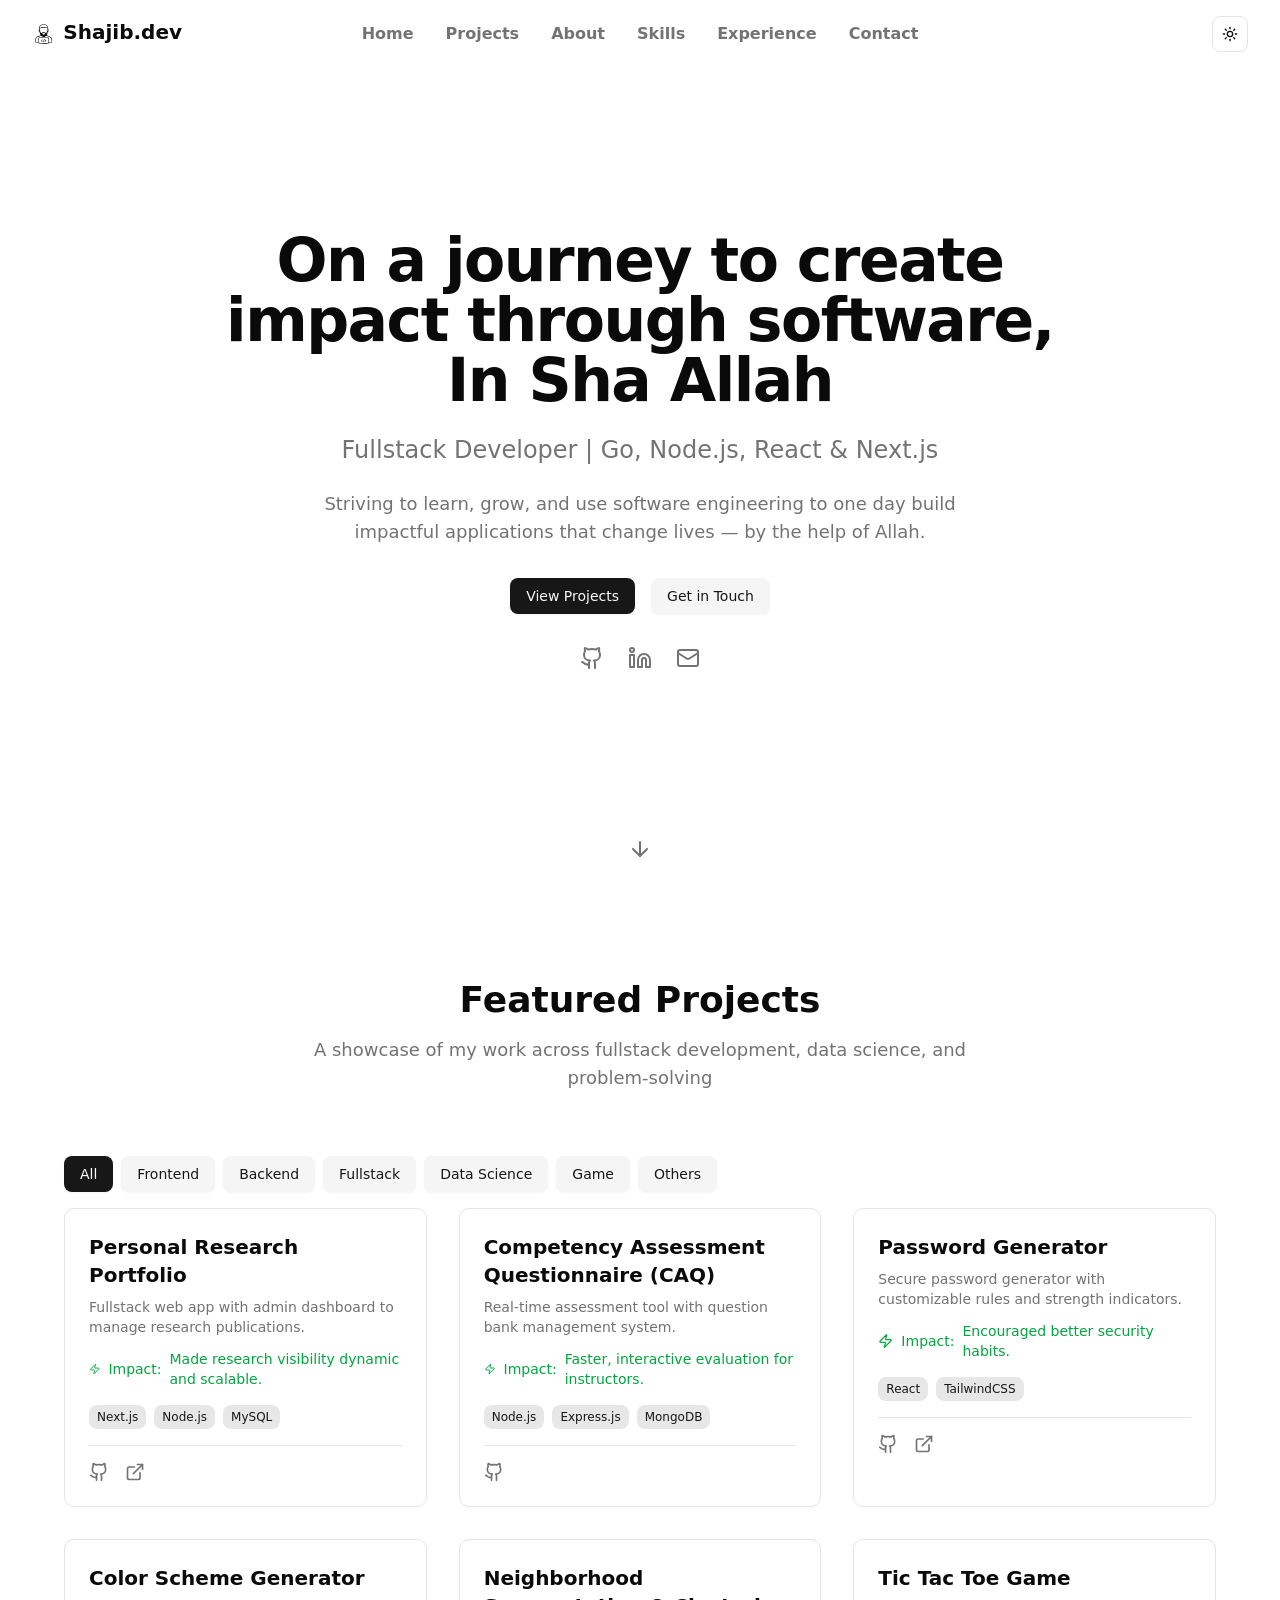
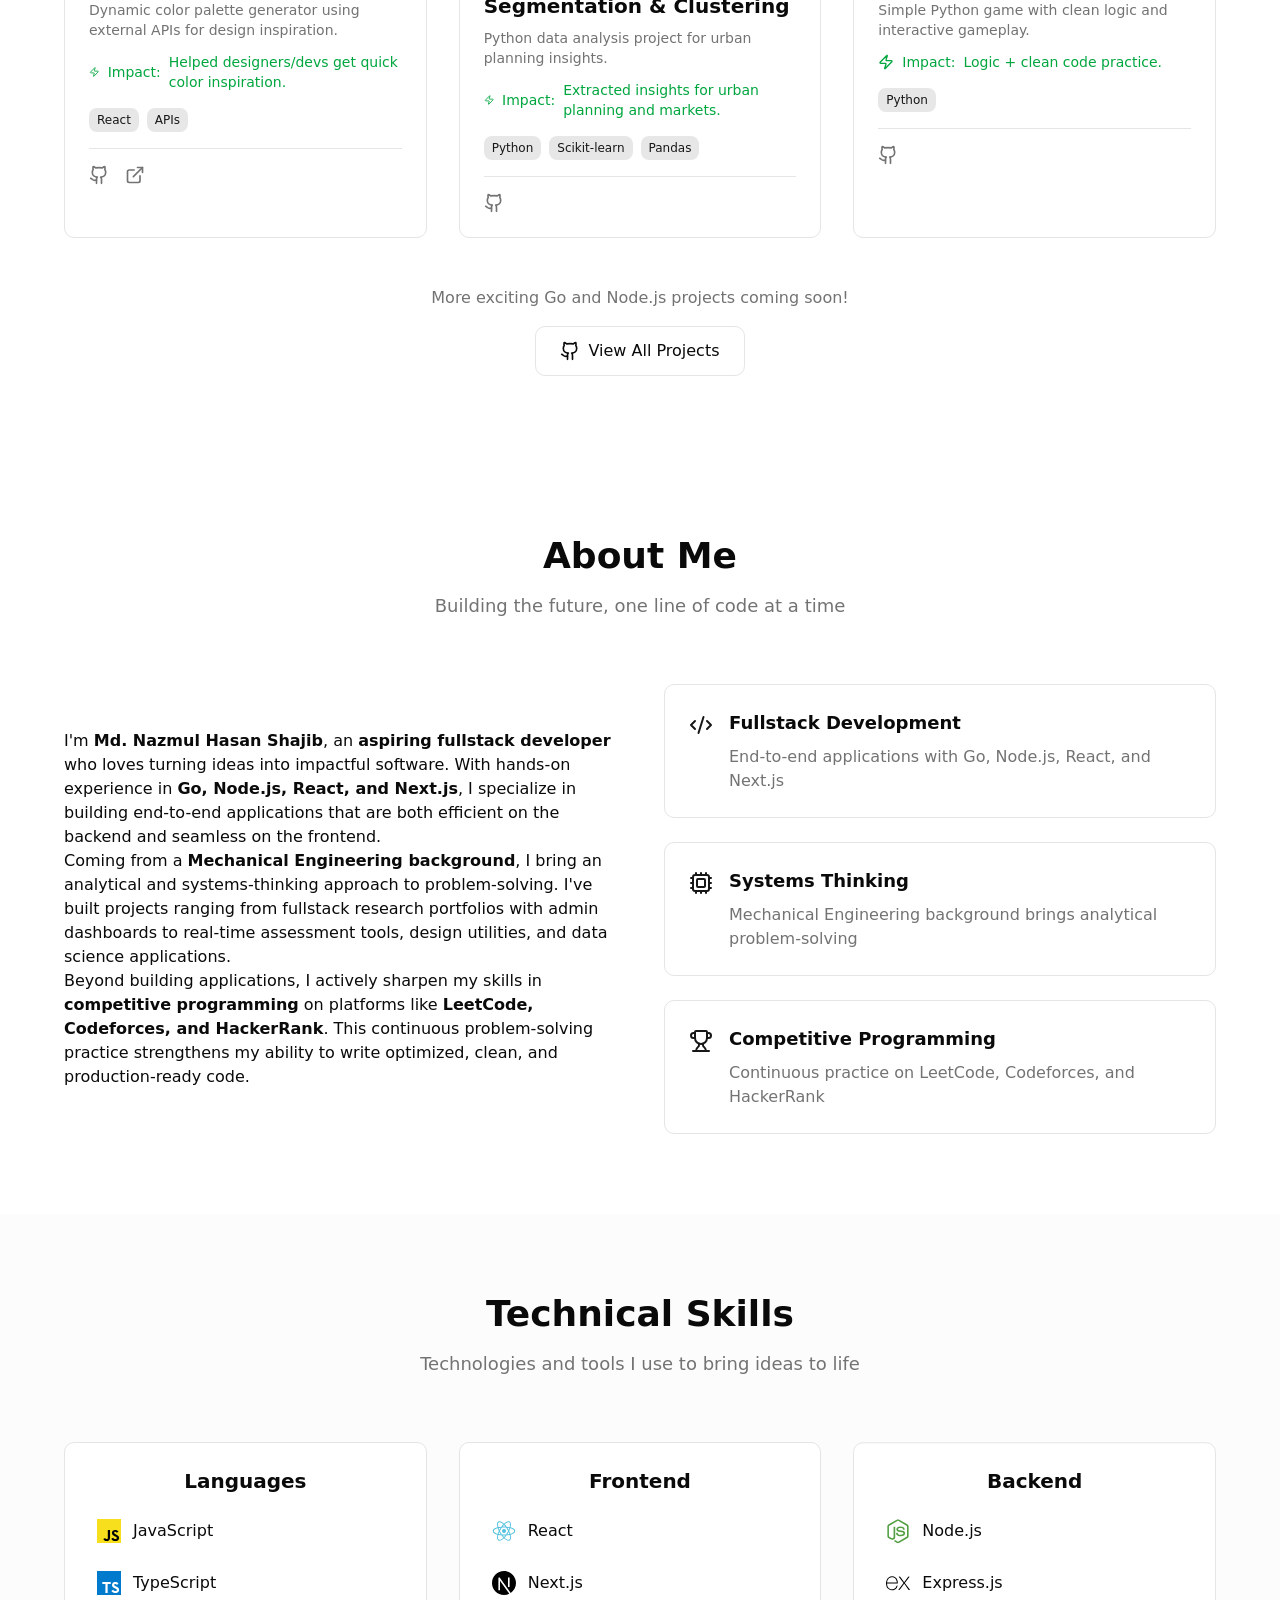
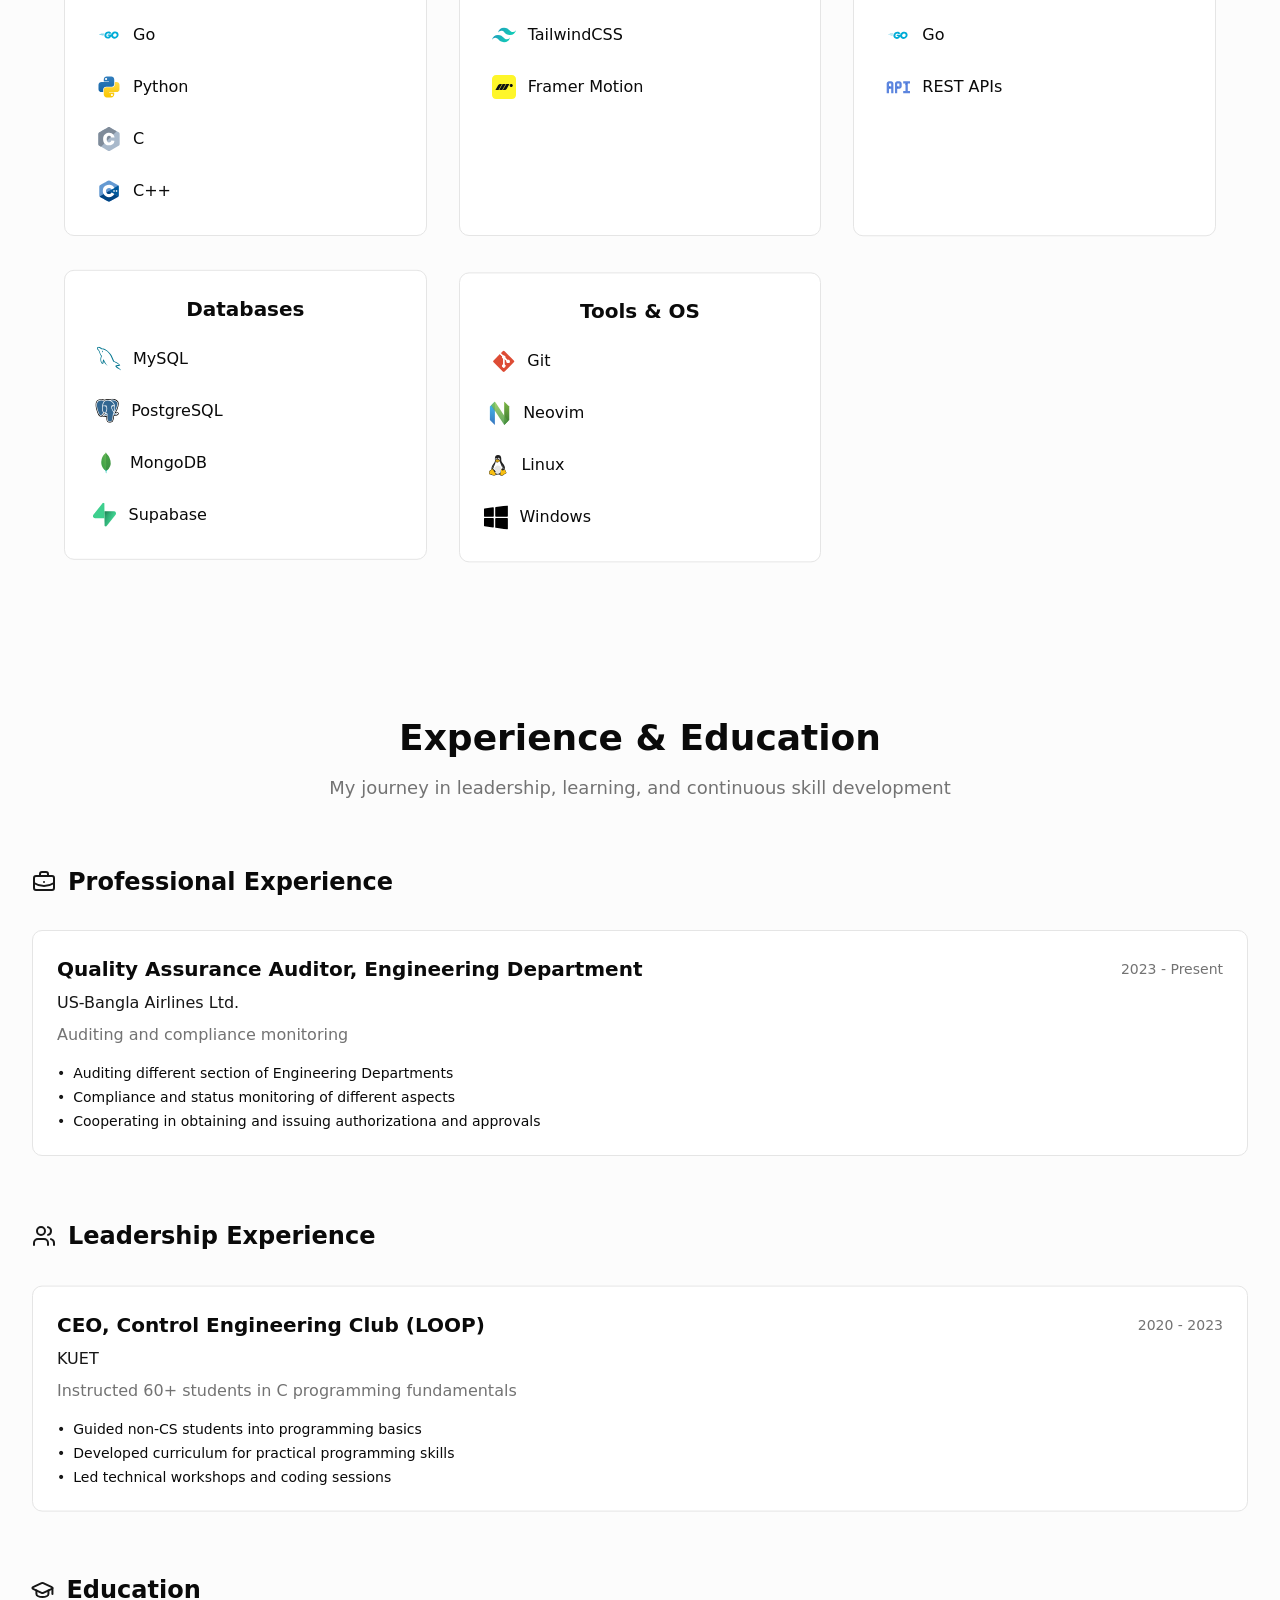
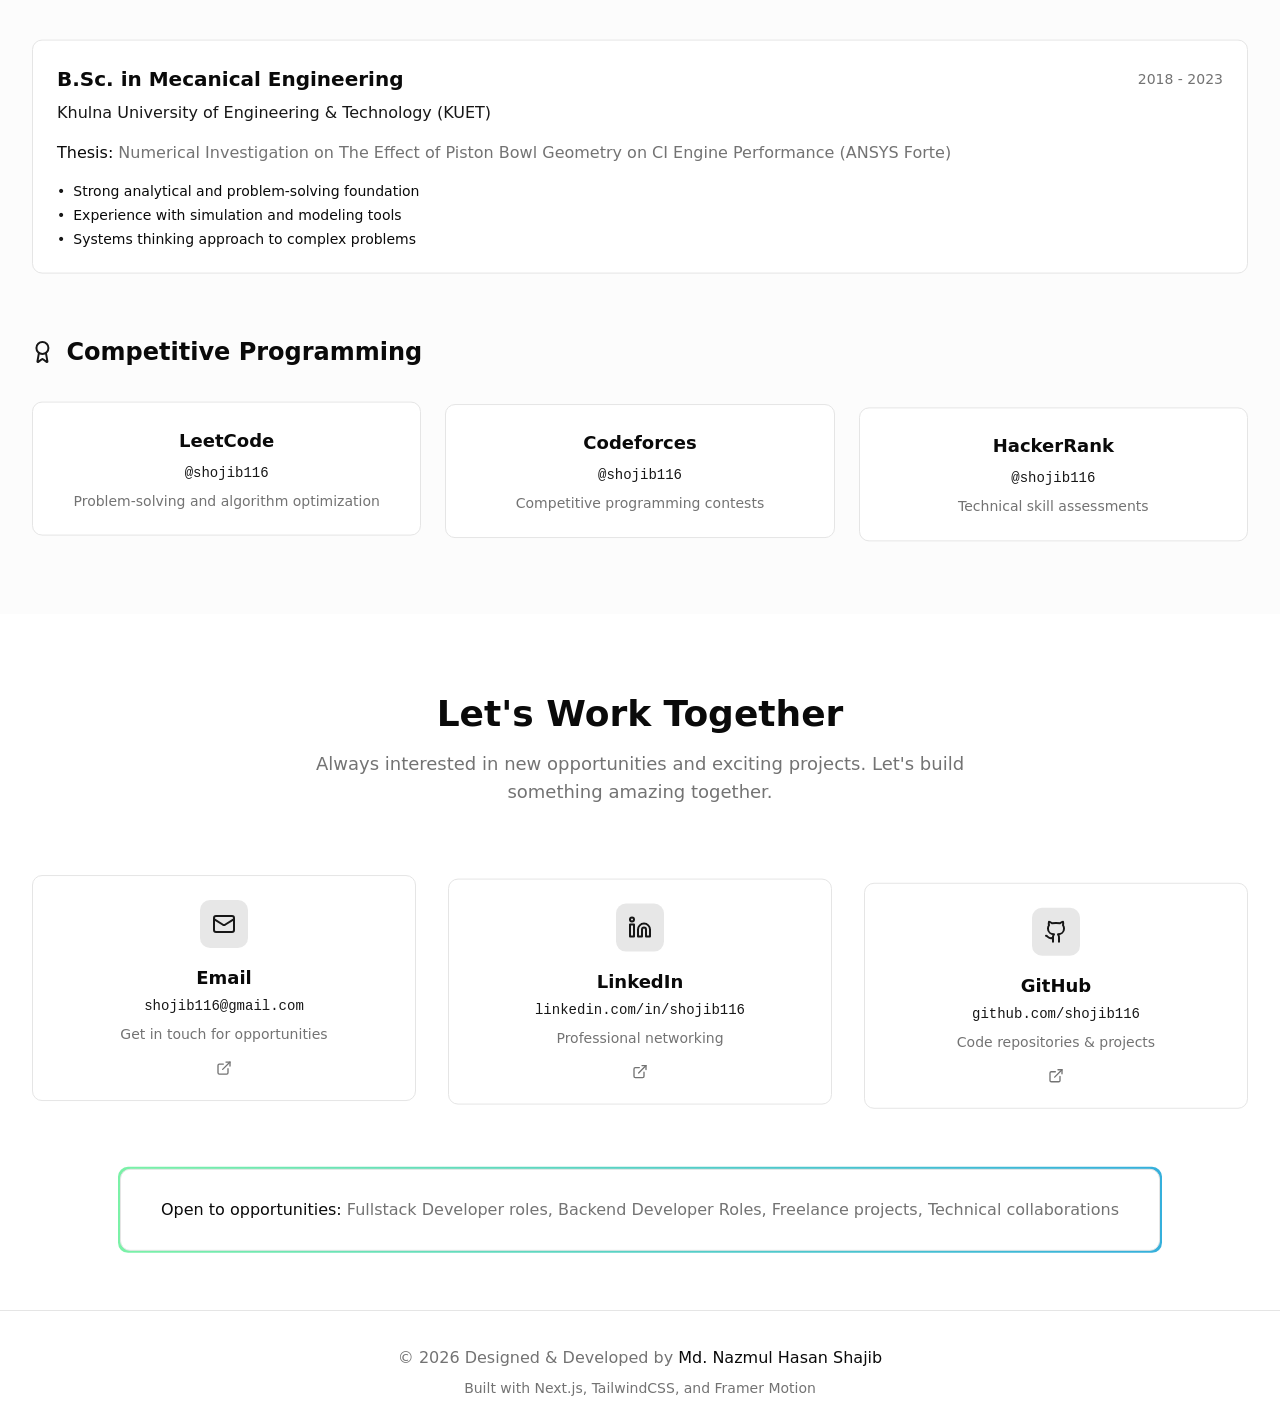
<file: index.html>
<!DOCTYPE html><!--x1qKfRh2IxZcYHtP9v7bv--><html lang="en"><head><meta charSet="utf-8"/><meta name="viewport" content="width=device-width, initial-scale=1"/><link rel="preload" href="/_next/static/media/83afe278b6a6bb3c-s.p.3a6ba036.woff2" as="font" crossorigin="" type="font/woff2"/><link rel="stylesheet" href="/_next/static/chunks/2b5116622c134d6e.css" data-precedence="next"/><link rel="preload" as="script" fetchPriority="low" href="/_next/static/chunks/6be2cc5cef928ca2.js"/><script src="/_next/static/chunks/0b2c2b6c27740afe.js" async=""></script><script src="/_next/static/chunks/1c33af3d5f7c9746.js" async=""></script><script src="/_next/static/chunks/turbopack-9c0b0da4d6489777.js" async=""></script><script src="/_next/static/chunks/02bc85e068b8cc5c.js" async=""></script><script src="/_next/static/chunks/15e99dc73fdd6b00.js" async=""></script><script src="/_next/static/chunks/60f51d9b5cb48cab.js" async=""></script><script src="/_next/static/chunks/dca172317619ea1c.js" async=""></script><meta name="next-size-adjust" content=""/><title>Md. Nazmul Hasan Shajib - Fullstack Developer</title><meta name="description" content="Servant of ALLAH with a vision for making an impact. Fullstack Developer specializing in Go, Node.js, React, and Next.js."/><meta name="author" content="Md. Nazmul Hasan Shajib"/><meta name="keywords" content="fullstack developer,Go,Node.js,React,Next.js,competitive programming"/><link rel="icon" href="/favicon.ico?favicon.8d0e359c.ico" sizes="256x256" type="image/x-icon"/><script src="/_next/static/chunks/a6dad97d9634a72d.js" noModule=""></script></head><body class="inter_fe8b9d92-module__LINzvG__variable antialiased bg-background"><div hidden=""><!--$--><!--/$--></div><header><nav class="fixed top-0 w-full z-50 transition-all duration-300 bg-transparent" style="transform:translateY(-100px)"><div class="max-w-7xl mx-auto px-4 sm:px-6 lg:px-8"><div class="grid grid-cols-2 lg:grid-cols-[9.375rem_1fr_9.375rem] items-center py-4"><div class="text-xl text-left font-bold text-foreground cursor-pointer flex gap-2"><svg aria-hidden="true" focusable="false" xmlns="http://www.w3.org/2000/svg" width="1024" height="1024" viewBox="0 0 1024 1024" class="w-8 h-8 fill-inherit"><path d="M 485 80.011 C 448.094 83.856, 412.590 96.017, 385.425 114.117 C 371.318 123.516, 352.961 141.660, 344.114 154.947 C 329.591 176.759, 320.995 200.191, 316.398 230.500 C 314.355 243.965, 314.079 279.438, 315.918 291.997 C 317.056 299.767, 317.016 300.580, 315.442 301.497 C 299.323 310.887, 292.955 322.736, 293.031 343.197 C 293.114 365.446, 298.478 385.053, 310.148 405.760 C 315.172 414.674, 326.233 426.322, 333.089 429.919 L 337.679 432.326 338.833 446.528 C 341.468 478.943, 349.235 510.414, 360.656 534.956 C 365.786 545.982, 369.180 551.571, 377.275 562.333 C 380.516 566.641, 383.017 570.265, 382.834 570.387 C 382.650 570.508, 376.425 572.326, 369 574.426 C 345.635 581.035, 303.890 593.698, 289.416 598.566 C 208.842 625.666, 174.726 654.259, 156.578 709.896 C 145.889 742.666, 135.851 811.510, 137.352 841.764 C 138.699 868.943, 149.173 885.137, 170.649 893.248 C 176.396 895.419, 177.512 895.463, 233.696 895.774 L 290.891 896.091 291.496 900.796 C 294.316 922.709, 301.737 935.272, 316.186 942.594 C 327.278 948.215, 318.386 947.970, 511.500 947.970 C 706.371 947.970, 695.531 948.294, 707.790 942.106 C 721.500 935.185, 728.976 923.529, 731.389 905.316 L 732.557 896.500 789.528 895.950 C 832.217 895.538, 847.503 895.075, 850.500 894.103 C 868.928 888.126, 881.694 873.732, 885.622 854.500 C 891.103 827.662, 879.373 739.481, 865.459 702.915 C 845.925 651.586, 811.752 624.615, 731.880 597.490 C 713.132 591.123, 646.124 571, 643.670 571 C 641.296 571, 641.488 570.514, 646.362 564.174 C 667.197 537.073, 678.333 506.492, 683.989 460.843 C 685.095 451.918, 686 442.018, 686 438.845 L 686 433.075 691.870 429.088 C 713.837 414.171, 729.332 379.286, 729.441 344.500 C 729.476 333.407, 729.139 330.502, 727.142 324.698 C 723.814 315.024, 717.844 307.894, 708.540 302.483 C 706.942 301.553, 706.889 300.692, 707.927 292.483 C 709.862 277.185, 710.383 253.465, 709.068 240.500 C 702.452 175.243, 670.561 127.841, 615.500 101.418 C 594.283 91.237, 577.085 86.022, 551.322 81.956 C 536.639 79.639, 499.126 78.539, 485 80.011 M 480.775 106.532 C 436.974 112.504, 405.913 125.815, 381.649 149.012 C 360.128 169.586, 347.237 195.528, 340.931 230.952 C 339.908 236.701, 339.272 241.605, 339.517 241.850 C 339.762 242.095, 343.549 240.656, 347.932 238.653 C 359.553 233.340, 382.835 225.622, 400.974 221.068 C 468.578 204.094, 535.464 202.560, 604 216.409 C 631.988 222.064, 664.580 232.205, 680.210 240.121 C 684.902 242.497, 684.805 242.518, 684.285 239.250 C 680.113 213.035, 673.285 193.155, 662.120 174.721 C 639.630 137.586, 597.778 113.898, 541.659 106.542 C 527.239 104.652, 494.606 104.646, 480.775 106.532 M 484 232.680 C 443.723 234.951, 392.989 246.241, 360.059 260.261 C 351.008 264.115, 340.795 269.846, 339.736 271.667 C 338.485 273.816, 343.208 308.867, 348.008 333.063 C 360.458 395.818, 381.854 448.315, 405.243 473.492 L 411.639 480.377 423.069 468.864 C 440.916 450.887, 456.898 442.543, 483.500 437.315 C 497.249 434.612, 527.034 434.880, 540.734 437.828 C 568.994 443.911, 588.567 455.003, 606.771 475.250 C 609.119 477.863, 611.231 480, 611.464 480 C 611.697 480, 614.275 477.483, 617.193 474.407 C 644.713 445.402, 665.980 389.376, 679.492 310.293 C 683.415 287.333, 685.058 271.775, 683.729 270.174 C 678.276 263.603, 629.040 246.994, 594.500 240.074 C 561.283 233.419, 519.950 230.653, 484 232.680 M 701.053 330.500 C 700.390 333.800, 698.503 342.575, 696.858 350 C 695.214 357.425, 692.360 370.925, 690.517 380 C 688.674 389.075, 686.873 397.850, 686.515 399.500 C 685.884 402.404, 685.916 402.436, 687.515 400.500 C 690.534 396.843, 697.726 381.611, 700.328 373.365 C 701.740 368.890, 703.425 361.250, 704.072 356.386 C 705.321 347, 704.872 331.166, 703.238 327 C 702.349 324.732, 702.146 325.057, 701.053 330.500 M 319.977 328.500 C 319.256 330.150, 318.480 336.450, 318.251 342.500 C 317.757 355.593, 319.916 367.043, 325.520 381.050 C 330.953 394.629, 338.532 406.796, 335.923 397.750 C 335.407 395.962, 333.658 387.750, 332.035 379.500 C 330.412 371.250, 328.166 360.634, 327.042 355.909 C 325.919 351.184, 324.165 342.409, 323.143 336.409 C 321.358 325.920, 321.236 325.615, 319.977 328.500 M 494.500 472.400 C 479.308 474.955, 468.539 479.558, 460.711 486.843 C 455.177 491.993, 452.055 497.743, 452.022 502.849 C 451.948 514.111, 465.964 525.563, 486 530.611 C 492.112 532.150, 497.016 532.487, 512.500 532.430 C 530.173 532.366, 532.115 532.173, 540.307 529.668 C 555.786 524.936, 564.959 518.847, 568.912 510.682 C 576.357 495.303, 561.456 479.192, 534.500 473.474 C 524.348 471.321, 504.143 470.778, 494.500 472.400 M 384.500 595.115 C 268.683 628.770, 236.335 642.222, 209.864 667.741 C 194.955 682.113, 186.774 696.144, 179.102 720.500 C 170.574 747.571, 161 808.888, 161 836.430 C 161 852.744, 165.953 863.210, 175.876 867.863 L 181.500 870.500 235.349 870.791 L 289.199 871.082 288.596 866.291 C 288.036 861.839, 286.135 842.482, 281.006 789 C 279.872 777.175, 277.605 753.912, 275.969 737.303 C 273.576 713.024, 273.181 705.780, 273.952 700.336 C 275.219 691.391, 280.723 680.269, 286.278 675.430 C 291.555 670.832, 300.849 666.356, 307.891 665.021 C 315.106 663.652, 707.087 663.619, 715.500 664.986 C 729.064 667.190, 741.326 676.127, 746.703 687.727 C 751.708 698.524, 751.687 699.339, 744.527 773.527 C 740.918 810.912, 737.527 846.225, 736.991 852 C 736.455 857.775, 735.757 864.427, 735.442 866.783 L 734.867 871.066 788.756 870.783 L 842.645 870.500 848.534 867.487 C 855.710 863.816, 859.333 858.971, 861.611 850 C 864.644 838.059, 862.170 803.700, 855.448 764.387 C 843.349 693.630, 824.163 664.721, 772.988 640.139 C 747.346 627.822, 710.432 615.276, 643.278 596.054 L 622.057 589.980 609.278 602.783 C 591.320 620.777, 574.115 631.838, 552.437 639.326 C 503.323 656.292, 446.736 640.269, 410.223 599.056 C 406.054 594.350, 402.385 590.427, 402.071 590.337 C 401.757 590.248, 393.850 592.398, 384.500 595.115 M 309.500 689.502 C 307.300 690.280, 304.065 692.474, 302.310 694.378 C 296.621 700.552, 296.573 701.827, 300.499 743.186 C 311.268 856.664, 315.805 900.035, 317.494 905.645 C 319.283 911.590, 323.210 916.534, 328.308 919.259 L 332.500 921.500 510.353 921.761 C 632.533 921.940, 689.430 921.692, 692.116 920.969 C 696.913 919.677, 702.484 914.932, 705.004 909.992 C 707.689 904.729, 708.480 898.957, 713.492 848 C 723.233 748.976, 725.999 718.555, 725.978 710.696 C 725.943 697.786, 722.209 691.808, 712.500 689.119 C 709.634 688.325, 652.526 688.022, 511 688.049 C 343.382 688.082, 312.895 688.302, 309.500 689.502 M 532 734.295 C 529.385 735.195, 527.930 736.638, 526.245 740 C 525.005 742.475, 514.041 771.950, 501.880 805.500 C 477.270 873.400, 477.108 874.023, 482.766 879.081 C 487.449 883.267, 492.810 883.147, 497.486 878.750 C 500.611 875.812, 503.201 869.278, 524.471 810.674 C 537.412 775.020, 548 745.004, 548 743.971 C 548 736.590, 539.778 731.618, 532 734.295 M 428.276 777.605 C 415.986 790.197, 405.007 802.246, 403.878 804.380 C 399.920 811.865, 400.602 812.928, 425.328 837.825 C 437.523 850.104, 448.715 860.791, 450.200 861.575 C 456.417 864.856, 463.498 862.082, 466.051 855.365 C 468.195 849.726, 466.566 847.326, 447.479 828 L 429.208 809.500 447.102 790.649 C 467.963 768.671, 469.424 765.827, 463.605 758.530 C 461.810 756.278, 460.351 755.644, 456.003 755.226 L 450.621 754.709 428.276 777.605 M 561.500 756.161 C 555.776 759.308, 554.331 766.222, 558.250 771.702 C 559.487 773.432, 567.813 782.504, 576.750 791.860 C 585.688 801.217, 593 809.044, 593 809.252 C 593 809.461, 585.167 817.419, 575.592 826.937 C 566.018 836.454, 557.405 845.690, 556.451 847.461 C 554.224 851.596, 555.110 856.816, 558.596 860.090 C 560.634 862.005, 562.240 862.500, 566.410 862.500 L 571.659 862.500 595.303 839.596 C 619.954 815.716, 621.868 813.228, 620.474 806.882 C 619.979 804.628, 613.483 797.264, 596.887 780.146 C 584.290 767.152, 573.199 756.210, 572.241 755.830 C 569.545 754.762, 563.717 754.941, 561.500 756.161" stroke="none" fill="currentColor" fill-rule="evenodd"></path></svg><span class="hidden lg:block">Shajib.dev</span></div><div class="hidden lg:flex items-center mx-auto space-x-8"><button class="text-muted-foreground hover:text-foreground font-bold transition-colors" tabindex="0">Home</button><button class="text-muted-foreground hover:text-foreground font-bold transition-colors" tabindex="0">Projects</button><button class="text-muted-foreground hover:text-foreground font-bold transition-colors" tabindex="0">About</button><button class="text-muted-foreground hover:text-foreground font-bold transition-colors" tabindex="0">Skills</button><button class="text-muted-foreground hover:text-foreground font-bold transition-colors" tabindex="0">Experience</button><button class="text-muted-foreground hover:text-foreground font-bold transition-colors" tabindex="0">Contact</button></div><div><div class="w-9 h-9 rounded-md border border-input bg-background"></div><div class="lg:hidden float-right"><div tabindex="0"><button type="button" aria-haspopup="dialog" aria-expanded="false" aria-controls="radix-_R_1ejb_" data-state="closed" data-slot="popover-trigger"><div><svg xmlns="http://www.w3.org/2000/svg" width="24" height="24" viewBox="0 0 24 24" fill="none" stroke="currentColor" stroke-width="2" stroke-linecap="round" stroke-linejoin="round" class="lucide lucide-menu h-6 w-6 text-foreground" aria-hidden="true"><path d="M4 12h16"></path><path d="M4 18h16"></path><path d="M4 6h16"></path></svg></div></button></div></div></div></div></div></nav></header><main><section id="home" class="min-h-screen flex items-center justify-center px-4 sm:px-6 lg:px-8"><div class="max-w-7xl mx-auto px-4 sm:px-6 lg:px-8"><div class="max-w-4xl mx-auto text-center"><div class="space-y-6" style="opacity:0;transform:translateY(30px)"><h1 class="text-3xl sm:text-5xl lg:text-6xl font-bold tracking-tight" style="opacity:0;transform:translateY(20px)"><span class="text-foreground">On a journey to create impact through software, In Sha Allah<!-- --> </span></h1><p class="text-xl sm:text-2xl text-muted-foreground max-w-3xl mx-auto" style="opacity:0;transform:translateY(20px)">Fullstack Developer | Go, Node.js, React &amp; Next.js</p><p class="text-lg text-muted-foreground max-w-2xl mx-auto" style="opacity:0;transform:translateY(20px)">Striving to learn, grow, and use software engineering to one day build impactful applications that change lives — by the help of Allah.</p><div class="flex flex-col sm:flex-row gap-4 justify-center items-center mt-8" style="opacity:0;transform:translateY(20px)"><div tabindex="0"><button data-slot="button" class="inline-flex items-center justify-center gap-2 whitespace-nowrap rounded-md text-sm font-medium transition-all disabled:pointer-events-none disabled:opacity-50 [&amp;_svg]:pointer-events-none [&amp;_svg:not([class*=&#x27;size-&#x27;])]:size-4 shrink-0 [&amp;_svg]:shrink-0 outline-none focus-visible:border-ring focus-visible:ring-ring/50 focus-visible:ring-[3px] aria-invalid:ring-destructive/20 dark:aria-invalid:ring-destructive/40 aria-invalid:border-destructive bg-primary text-primary-foreground shadow-xs hover:bg-primary/90 h-9 px-4 py-2 has-[&gt;svg]:px-3">View Projects</button></div><div tabindex="0"><button data-slot="button" class="inline-flex items-center justify-center gap-2 whitespace-nowrap rounded-md text-sm font-medium transition-all disabled:pointer-events-none disabled:opacity-50 [&amp;_svg]:pointer-events-none [&amp;_svg:not([class*=&#x27;size-&#x27;])]:size-4 shrink-0 [&amp;_svg]:shrink-0 outline-none focus-visible:border-ring focus-visible:ring-ring/50 focus-visible:ring-[3px] aria-invalid:ring-destructive/20 dark:aria-invalid:ring-destructive/40 aria-invalid:border-destructive bg-secondary text-secondary-foreground shadow-xs hover:bg-secondary/80 h-9 px-4 py-2 has-[&gt;svg]:px-3">Get in Touch</button></div></div><div class="flex justify-center space-x-6 mt-8" style="opacity:0"><a href="https://github.com/shojib116" target="_blank" rel="noopener noreferrer" class="text-muted-foreground hover:text-foreground transition-colors" aria-label="GitHub" tabindex="0"><svg xmlns="http://www.w3.org/2000/svg" width="24" height="24" viewBox="0 0 24 24" fill="none" stroke="currentColor" stroke-width="2" stroke-linecap="round" stroke-linejoin="round" class="lucide lucide-github h-6 w-6" aria-hidden="true"><path d="M15 22v-4a4.8 4.8 0 0 0-1-3.5c3 0 6-2 6-5.5.08-1.25-.27-2.48-1-3.5.28-1.15.28-2.35 0-3.5 0 0-1 0-3 1.5-2.64-.5-5.36-.5-8 0C6 2 5 2 5 2c-.3 1.15-.3 2.35 0 3.5A5.403 5.403 0 0 0 4 9c0 3.5 3 5.5 6 5.5-.39.49-.68 1.05-.85 1.65-.17.6-.22 1.23-.15 1.85v4"></path><path d="M9 18c-4.51 2-5-2-7-2"></path></svg></a><a href="https://linkedin.com/in/shojib116" target="_blank" rel="noopener noreferrer" class="text-muted-foreground hover:text-foreground transition-colors" aria-label="LinkedIn" tabindex="0"><svg xmlns="http://www.w3.org/2000/svg" width="24" height="24" viewBox="0 0 24 24" fill="none" stroke="currentColor" stroke-width="2" stroke-linecap="round" stroke-linejoin="round" class="lucide lucide-linkedin h-6 w-6" aria-hidden="true"><path d="M16 8a6 6 0 0 1 6 6v7h-4v-7a2 2 0 0 0-2-2 2 2 0 0 0-2 2v7h-4v-7a6 6 0 0 1 6-6z"></path><rect width="4" height="12" x="2" y="9"></rect><circle cx="4" cy="4" r="2"></circle></svg></a><a href="mailto:shojib116@gmail.com" target="_blank" rel="noopener noreferrer" class="text-muted-foreground hover:text-foreground transition-colors" aria-label="Email" tabindex="0"><svg xmlns="http://www.w3.org/2000/svg" width="24" height="24" viewBox="0 0 24 24" fill="none" stroke="currentColor" stroke-width="2" stroke-linecap="round" stroke-linejoin="round" class="lucide lucide-mail h-6 w-6" aria-hidden="true"><path d="m22 7-8.991 5.727a2 2 0 0 1-2.009 0L2 7"></path><rect x="2" y="4" width="20" height="16" rx="2"></rect></svg></a></div></div><div class="absolute bottom-8 left-1/2 transform -translate-x-1/2" style="opacity:0"><button class="text-muted-foreground hover:text-foreground transition-colors" aria-label="Scroll to about section"><svg xmlns="http://www.w3.org/2000/svg" width="24" height="24" viewBox="0 0 24 24" fill="none" stroke="currentColor" stroke-width="2" stroke-linecap="round" stroke-linejoin="round" class="lucide lucide-arrow-down h-6 w-6" aria-hidden="true"><path d="M12 5v14"></path><path d="m19 12-7 7-7-7"></path></svg></button></div></div></div></section><section id="projects" class="py-20 px-4 sm:px-6 lg:px-8"><div class="max-w-7xl mx-auto px-4 sm:px-6 lg:px-8"><div class="text-center mb-16" style="opacity:0;transform:translateY(30px)"><h2 class="text-3xl sm:text-4xl font-bold mb-4">Featured Projects</h2><p class="text-muted-foreground text-lg max-w-2xl mx-auto">A showcase of my work across fullstack development, data science, and problem-solving</p></div><div class="mb-4 flex flex-wrap gap-2 "><button data-slot="button" class="inline-flex items-center justify-center gap-2 whitespace-nowrap rounded-md text-sm font-medium transition-all disabled:pointer-events-none disabled:opacity-50 [&amp;_svg]:pointer-events-none [&amp;_svg:not([class*=&#x27;size-&#x27;])]:size-4 shrink-0 [&amp;_svg]:shrink-0 outline-none focus-visible:border-ring focus-visible:ring-ring/50 focus-visible:ring-[3px] aria-invalid:ring-destructive/20 dark:aria-invalid:ring-destructive/40 aria-invalid:border-destructive bg-primary text-primary-foreground shadow-xs hover:bg-primary/90 h-9 px-4 py-2 has-[&gt;svg]:px-3">All</button><button data-slot="button" class="inline-flex items-center justify-center gap-2 whitespace-nowrap rounded-md text-sm font-medium transition-all disabled:pointer-events-none disabled:opacity-50 [&amp;_svg]:pointer-events-none [&amp;_svg:not([class*=&#x27;size-&#x27;])]:size-4 shrink-0 [&amp;_svg]:shrink-0 outline-none focus-visible:border-ring focus-visible:ring-ring/50 focus-visible:ring-[3px] aria-invalid:ring-destructive/20 dark:aria-invalid:ring-destructive/40 aria-invalid:border-destructive bg-secondary text-secondary-foreground shadow-xs hover:bg-secondary/80 h-9 px-4 py-2 has-[&gt;svg]:px-3">Frontend</button><button data-slot="button" class="inline-flex items-center justify-center gap-2 whitespace-nowrap rounded-md text-sm font-medium transition-all disabled:pointer-events-none disabled:opacity-50 [&amp;_svg]:pointer-events-none [&amp;_svg:not([class*=&#x27;size-&#x27;])]:size-4 shrink-0 [&amp;_svg]:shrink-0 outline-none focus-visible:border-ring focus-visible:ring-ring/50 focus-visible:ring-[3px] aria-invalid:ring-destructive/20 dark:aria-invalid:ring-destructive/40 aria-invalid:border-destructive bg-secondary text-secondary-foreground shadow-xs hover:bg-secondary/80 h-9 px-4 py-2 has-[&gt;svg]:px-3">Backend</button><button data-slot="button" class="inline-flex items-center justify-center gap-2 whitespace-nowrap rounded-md text-sm font-medium transition-all disabled:pointer-events-none disabled:opacity-50 [&amp;_svg]:pointer-events-none [&amp;_svg:not([class*=&#x27;size-&#x27;])]:size-4 shrink-0 [&amp;_svg]:shrink-0 outline-none focus-visible:border-ring focus-visible:ring-ring/50 focus-visible:ring-[3px] aria-invalid:ring-destructive/20 dark:aria-invalid:ring-destructive/40 aria-invalid:border-destructive bg-secondary text-secondary-foreground shadow-xs hover:bg-secondary/80 h-9 px-4 py-2 has-[&gt;svg]:px-3">Fullstack</button><button data-slot="button" class="inline-flex items-center justify-center gap-2 whitespace-nowrap rounded-md text-sm font-medium transition-all disabled:pointer-events-none disabled:opacity-50 [&amp;_svg]:pointer-events-none [&amp;_svg:not([class*=&#x27;size-&#x27;])]:size-4 shrink-0 [&amp;_svg]:shrink-0 outline-none focus-visible:border-ring focus-visible:ring-ring/50 focus-visible:ring-[3px] aria-invalid:ring-destructive/20 dark:aria-invalid:ring-destructive/40 aria-invalid:border-destructive bg-secondary text-secondary-foreground shadow-xs hover:bg-secondary/80 h-9 px-4 py-2 has-[&gt;svg]:px-3">Data Science</button><button data-slot="button" class="inline-flex items-center justify-center gap-2 whitespace-nowrap rounded-md text-sm font-medium transition-all disabled:pointer-events-none disabled:opacity-50 [&amp;_svg]:pointer-events-none [&amp;_svg:not([class*=&#x27;size-&#x27;])]:size-4 shrink-0 [&amp;_svg]:shrink-0 outline-none focus-visible:border-ring focus-visible:ring-ring/50 focus-visible:ring-[3px] aria-invalid:ring-destructive/20 dark:aria-invalid:ring-destructive/40 aria-invalid:border-destructive bg-secondary text-secondary-foreground shadow-xs hover:bg-secondary/80 h-9 px-4 py-2 has-[&gt;svg]:px-3">Game</button><button data-slot="button" class="inline-flex items-center justify-center gap-2 whitespace-nowrap rounded-md text-sm font-medium transition-all disabled:pointer-events-none disabled:opacity-50 [&amp;_svg]:pointer-events-none [&amp;_svg:not([class*=&#x27;size-&#x27;])]:size-4 shrink-0 [&amp;_svg]:shrink-0 outline-none focus-visible:border-ring focus-visible:ring-ring/50 focus-visible:ring-[3px] aria-invalid:ring-destructive/20 dark:aria-invalid:ring-destructive/40 aria-invalid:border-destructive bg-secondary text-secondary-foreground shadow-xs hover:bg-secondary/80 h-9 px-4 py-2 has-[&gt;svg]:px-3">Others</button></div><div class="grid md:grid-cols-2 lg:grid-cols-3 gap-8"><div class="bg-card rounded-lg p-6 border border-border hover:shadow-lg transition-all group"><div class="space-y-4"><div><h3 class="text-xl font-semibold mb-2 group-hover:text-primary transition-colors">Personal Research Portfolio</h3><p class="text-muted-foreground text-sm mb-3">Fullstack web app with admin dashboard to manage research publications.</p><div class="flex items-center space-x-2 text-sm text-green-600 dark:text-green-400"><svg xmlns="http://www.w3.org/2000/svg" width="24" height="24" viewBox="0 0 24 24" fill="none" stroke="currentColor" stroke-width="2" stroke-linecap="round" stroke-linejoin="round" class="lucide lucide-zap h-4 w-4" aria-hidden="true"><path d="M4 14a1 1 0 0 1-.78-1.63l9.9-10.2a.5.5 0 0 1 .86.46l-1.92 6.02A1 1 0 0 0 13 10h7a1 1 0 0 1 .78 1.63l-9.9 10.2a.5.5 0 0 1-.86-.46l1.92-6.02A1 1 0 0 0 11 14z"></path></svg><span class="font-medium">Impact:</span><span>Made research visibility dynamic and scalable.</span></div></div><div class="flex flex-wrap gap-2"><span class="px-2 py-1 bg-primary/10 text-primary rounded-md text-xs font-medium">Next.js</span><span class="px-2 py-1 bg-primary/10 text-primary rounded-md text-xs font-medium">Node.js</span><span class="px-2 py-1 bg-primary/10 text-primary rounded-md text-xs font-medium">MySQL</span></div><div class="flex items-center justify-between pt-4 border-t border-border"><div class="flex space-x-4"><a href="#" target="_blank" rel="noopener noreferrer" class="text-muted-foreground hover:text-foreground transition-colors" tabindex="0"><svg xmlns="http://www.w3.org/2000/svg" width="24" height="24" viewBox="0 0 24 24" fill="none" stroke="currentColor" stroke-width="2" stroke-linecap="round" stroke-linejoin="round" class="lucide lucide-github h-5 w-5" aria-hidden="true"><path d="M15 22v-4a4.8 4.8 0 0 0-1-3.5c3 0 6-2 6-5.5.08-1.25-.27-2.48-1-3.5.28-1.15.28-2.35 0-3.5 0 0-1 0-3 1.5-2.64-.5-5.36-.5-8 0C6 2 5 2 5 2c-.3 1.15-.3 2.35 0 3.5A5.403 5.403 0 0 0 4 9c0 3.5 3 5.5 6 5.5-.39.49-.68 1.05-.85 1.65-.17.6-.22 1.23-.15 1.85v4"></path><path d="M9 18c-4.51 2-5-2-7-2"></path></svg></a><a href="#" target="_blank" rel="noopener noreferrer" class="text-muted-foreground hover:text-foreground transition-colors" tabindex="0"><svg xmlns="http://www.w3.org/2000/svg" width="24" height="24" viewBox="0 0 24 24" fill="none" stroke="currentColor" stroke-width="2" stroke-linecap="round" stroke-linejoin="round" class="lucide lucide-external-link h-5 w-5" aria-hidden="true"><path d="M15 3h6v6"></path><path d="M10 14 21 3"></path><path d="M18 13v6a2 2 0 0 1-2 2H5a2 2 0 0 1-2-2V8a2 2 0 0 1 2-2h6"></path></svg></a></div></div></div></div><div class="bg-card rounded-lg p-6 border border-border hover:shadow-lg transition-all group"><div class="space-y-4"><div><h3 class="text-xl font-semibold mb-2 group-hover:text-primary transition-colors">Competency Assessment Questionnaire (CAQ)</h3><p class="text-muted-foreground text-sm mb-3">Real-time assessment tool with question bank management system.</p><div class="flex items-center space-x-2 text-sm text-green-600 dark:text-green-400"><svg xmlns="http://www.w3.org/2000/svg" width="24" height="24" viewBox="0 0 24 24" fill="none" stroke="currentColor" stroke-width="2" stroke-linecap="round" stroke-linejoin="round" class="lucide lucide-zap h-4 w-4" aria-hidden="true"><path d="M4 14a1 1 0 0 1-.78-1.63l9.9-10.2a.5.5 0 0 1 .86.46l-1.92 6.02A1 1 0 0 0 13 10h7a1 1 0 0 1 .78 1.63l-9.9 10.2a.5.5 0 0 1-.86-.46l1.92-6.02A1 1 0 0 0 11 14z"></path></svg><span class="font-medium">Impact:</span><span>Faster, interactive evaluation for instructors.</span></div></div><div class="flex flex-wrap gap-2"><span class="px-2 py-1 bg-primary/10 text-primary rounded-md text-xs font-medium">Node.js</span><span class="px-2 py-1 bg-primary/10 text-primary rounded-md text-xs font-medium">Express.js</span><span class="px-2 py-1 bg-primary/10 text-primary rounded-md text-xs font-medium">MongoDB</span></div><div class="flex items-center justify-between pt-4 border-t border-border"><div class="flex space-x-4"><a href="#" target="_blank" rel="noopener noreferrer" class="text-muted-foreground hover:text-foreground transition-colors" tabindex="0"><svg xmlns="http://www.w3.org/2000/svg" width="24" height="24" viewBox="0 0 24 24" fill="none" stroke="currentColor" stroke-width="2" stroke-linecap="round" stroke-linejoin="round" class="lucide lucide-github h-5 w-5" aria-hidden="true"><path d="M15 22v-4a4.8 4.8 0 0 0-1-3.5c3 0 6-2 6-5.5.08-1.25-.27-2.48-1-3.5.28-1.15.28-2.35 0-3.5 0 0-1 0-3 1.5-2.64-.5-5.36-.5-8 0C6 2 5 2 5 2c-.3 1.15-.3 2.35 0 3.5A5.403 5.403 0 0 0 4 9c0 3.5 3 5.5 6 5.5-.39.49-.68 1.05-.85 1.65-.17.6-.22 1.23-.15 1.85v4"></path><path d="M9 18c-4.51 2-5-2-7-2"></path></svg></a></div></div></div></div><div class="bg-card rounded-lg p-6 border border-border hover:shadow-lg transition-all group"><div class="space-y-4"><div><h3 class="text-xl font-semibold mb-2 group-hover:text-primary transition-colors">Password Generator</h3><p class="text-muted-foreground text-sm mb-3">Secure password generator with customizable rules and strength indicators.</p><div class="flex items-center space-x-2 text-sm text-green-600 dark:text-green-400"><svg xmlns="http://www.w3.org/2000/svg" width="24" height="24" viewBox="0 0 24 24" fill="none" stroke="currentColor" stroke-width="2" stroke-linecap="round" stroke-linejoin="round" class="lucide lucide-zap h-4 w-4" aria-hidden="true"><path d="M4 14a1 1 0 0 1-.78-1.63l9.9-10.2a.5.5 0 0 1 .86.46l-1.92 6.02A1 1 0 0 0 13 10h7a1 1 0 0 1 .78 1.63l-9.9 10.2a.5.5 0 0 1-.86-.46l1.92-6.02A1 1 0 0 0 11 14z"></path></svg><span class="font-medium">Impact:</span><span>Encouraged better security habits.</span></div></div><div class="flex flex-wrap gap-2"><span class="px-2 py-1 bg-primary/10 text-primary rounded-md text-xs font-medium">React</span><span class="px-2 py-1 bg-primary/10 text-primary rounded-md text-xs font-medium">TailwindCSS</span></div><div class="flex items-center justify-between pt-4 border-t border-border"><div class="flex space-x-4"><a href="#" target="_blank" rel="noopener noreferrer" class="text-muted-foreground hover:text-foreground transition-colors" tabindex="0"><svg xmlns="http://www.w3.org/2000/svg" width="24" height="24" viewBox="0 0 24 24" fill="none" stroke="currentColor" stroke-width="2" stroke-linecap="round" stroke-linejoin="round" class="lucide lucide-github h-5 w-5" aria-hidden="true"><path d="M15 22v-4a4.8 4.8 0 0 0-1-3.5c3 0 6-2 6-5.5.08-1.25-.27-2.48-1-3.5.28-1.15.28-2.35 0-3.5 0 0-1 0-3 1.5-2.64-.5-5.36-.5-8 0C6 2 5 2 5 2c-.3 1.15-.3 2.35 0 3.5A5.403 5.403 0 0 0 4 9c0 3.5 3 5.5 6 5.5-.39.49-.68 1.05-.85 1.65-.17.6-.22 1.23-.15 1.85v4"></path><path d="M9 18c-4.51 2-5-2-7-2"></path></svg></a><a href="#" target="_blank" rel="noopener noreferrer" class="text-muted-foreground hover:text-foreground transition-colors" tabindex="0"><svg xmlns="http://www.w3.org/2000/svg" width="24" height="24" viewBox="0 0 24 24" fill="none" stroke="currentColor" stroke-width="2" stroke-linecap="round" stroke-linejoin="round" class="lucide lucide-external-link h-5 w-5" aria-hidden="true"><path d="M15 3h6v6"></path><path d="M10 14 21 3"></path><path d="M18 13v6a2 2 0 0 1-2 2H5a2 2 0 0 1-2-2V8a2 2 0 0 1 2-2h6"></path></svg></a></div></div></div></div><div class="bg-card rounded-lg p-6 border border-border hover:shadow-lg transition-all group"><div class="space-y-4"><div><h3 class="text-xl font-semibold mb-2 group-hover:text-primary transition-colors">Color Scheme Generator</h3><p class="text-muted-foreground text-sm mb-3">Dynamic color palette generator using external APIs for design inspiration.</p><div class="flex items-center space-x-2 text-sm text-green-600 dark:text-green-400"><svg xmlns="http://www.w3.org/2000/svg" width="24" height="24" viewBox="0 0 24 24" fill="none" stroke="currentColor" stroke-width="2" stroke-linecap="round" stroke-linejoin="round" class="lucide lucide-zap h-4 w-4" aria-hidden="true"><path d="M4 14a1 1 0 0 1-.78-1.63l9.9-10.2a.5.5 0 0 1 .86.46l-1.92 6.02A1 1 0 0 0 13 10h7a1 1 0 0 1 .78 1.63l-9.9 10.2a.5.5 0 0 1-.86-.46l1.92-6.02A1 1 0 0 0 11 14z"></path></svg><span class="font-medium">Impact:</span><span>Helped designers/devs get quick color inspiration.</span></div></div><div class="flex flex-wrap gap-2"><span class="px-2 py-1 bg-primary/10 text-primary rounded-md text-xs font-medium">React</span><span class="px-2 py-1 bg-primary/10 text-primary rounded-md text-xs font-medium">APIs</span></div><div class="flex items-center justify-between pt-4 border-t border-border"><div class="flex space-x-4"><a href="#" target="_blank" rel="noopener noreferrer" class="text-muted-foreground hover:text-foreground transition-colors" tabindex="0"><svg xmlns="http://www.w3.org/2000/svg" width="24" height="24" viewBox="0 0 24 24" fill="none" stroke="currentColor" stroke-width="2" stroke-linecap="round" stroke-linejoin="round" class="lucide lucide-github h-5 w-5" aria-hidden="true"><path d="M15 22v-4a4.8 4.8 0 0 0-1-3.5c3 0 6-2 6-5.5.08-1.25-.27-2.48-1-3.5.28-1.15.28-2.35 0-3.5 0 0-1 0-3 1.5-2.64-.5-5.36-.5-8 0C6 2 5 2 5 2c-.3 1.15-.3 2.35 0 3.5A5.403 5.403 0 0 0 4 9c0 3.5 3 5.5 6 5.5-.39.49-.68 1.05-.85 1.65-.17.6-.22 1.23-.15 1.85v4"></path><path d="M9 18c-4.51 2-5-2-7-2"></path></svg></a><a href="#" target="_blank" rel="noopener noreferrer" class="text-muted-foreground hover:text-foreground transition-colors" tabindex="0"><svg xmlns="http://www.w3.org/2000/svg" width="24" height="24" viewBox="0 0 24 24" fill="none" stroke="currentColor" stroke-width="2" stroke-linecap="round" stroke-linejoin="round" class="lucide lucide-external-link h-5 w-5" aria-hidden="true"><path d="M15 3h6v6"></path><path d="M10 14 21 3"></path><path d="M18 13v6a2 2 0 0 1-2 2H5a2 2 0 0 1-2-2V8a2 2 0 0 1 2-2h6"></path></svg></a></div></div></div></div><div class="bg-card rounded-lg p-6 border border-border hover:shadow-lg transition-all group"><div class="space-y-4"><div><h3 class="text-xl font-semibold mb-2 group-hover:text-primary transition-colors">Neighborhood Segmentation &amp; Clustering</h3><p class="text-muted-foreground text-sm mb-3">Python data analysis project for urban planning insights.</p><div class="flex items-center space-x-2 text-sm text-green-600 dark:text-green-400"><svg xmlns="http://www.w3.org/2000/svg" width="24" height="24" viewBox="0 0 24 24" fill="none" stroke="currentColor" stroke-width="2" stroke-linecap="round" stroke-linejoin="round" class="lucide lucide-zap h-4 w-4" aria-hidden="true"><path d="M4 14a1 1 0 0 1-.78-1.63l9.9-10.2a.5.5 0 0 1 .86.46l-1.92 6.02A1 1 0 0 0 13 10h7a1 1 0 0 1 .78 1.63l-9.9 10.2a.5.5 0 0 1-.86-.46l1.92-6.02A1 1 0 0 0 11 14z"></path></svg><span class="font-medium">Impact:</span><span>Extracted insights for urban planning and markets.</span></div></div><div class="flex flex-wrap gap-2"><span class="px-2 py-1 bg-primary/10 text-primary rounded-md text-xs font-medium">Python</span><span class="px-2 py-1 bg-primary/10 text-primary rounded-md text-xs font-medium">Scikit-learn</span><span class="px-2 py-1 bg-primary/10 text-primary rounded-md text-xs font-medium">Pandas</span></div><div class="flex items-center justify-between pt-4 border-t border-border"><div class="flex space-x-4"><a href="#" target="_blank" rel="noopener noreferrer" class="text-muted-foreground hover:text-foreground transition-colors" tabindex="0"><svg xmlns="http://www.w3.org/2000/svg" width="24" height="24" viewBox="0 0 24 24" fill="none" stroke="currentColor" stroke-width="2" stroke-linecap="round" stroke-linejoin="round" class="lucide lucide-github h-5 w-5" aria-hidden="true"><path d="M15 22v-4a4.8 4.8 0 0 0-1-3.5c3 0 6-2 6-5.5.08-1.25-.27-2.48-1-3.5.28-1.15.28-2.35 0-3.5 0 0-1 0-3 1.5-2.64-.5-5.36-.5-8 0C6 2 5 2 5 2c-.3 1.15-.3 2.35 0 3.5A5.403 5.403 0 0 0 4 9c0 3.5 3 5.5 6 5.5-.39.49-.68 1.05-.85 1.65-.17.6-.22 1.23-.15 1.85v4"></path><path d="M9 18c-4.51 2-5-2-7-2"></path></svg></a></div></div></div></div><div class="bg-card rounded-lg p-6 border border-border hover:shadow-lg transition-all group"><div class="space-y-4"><div><h3 class="text-xl font-semibold mb-2 group-hover:text-primary transition-colors">Tic Tac Toe Game</h3><p class="text-muted-foreground text-sm mb-3">Simple Python game with clean logic and interactive gameplay.</p><div class="flex items-center space-x-2 text-sm text-green-600 dark:text-green-400"><svg xmlns="http://www.w3.org/2000/svg" width="24" height="24" viewBox="0 0 24 24" fill="none" stroke="currentColor" stroke-width="2" stroke-linecap="round" stroke-linejoin="round" class="lucide lucide-zap h-4 w-4" aria-hidden="true"><path d="M4 14a1 1 0 0 1-.78-1.63l9.9-10.2a.5.5 0 0 1 .86.46l-1.92 6.02A1 1 0 0 0 13 10h7a1 1 0 0 1 .78 1.63l-9.9 10.2a.5.5 0 0 1-.86-.46l1.92-6.02A1 1 0 0 0 11 14z"></path></svg><span class="font-medium">Impact:</span><span>Logic + clean code practice.</span></div></div><div class="flex flex-wrap gap-2"><span class="px-2 py-1 bg-primary/10 text-primary rounded-md text-xs font-medium">Python</span></div><div class="flex items-center justify-between pt-4 border-t border-border"><div class="flex space-x-4"><a href="#" target="_blank" rel="noopener noreferrer" class="text-muted-foreground hover:text-foreground transition-colors" tabindex="0"><svg xmlns="http://www.w3.org/2000/svg" width="24" height="24" viewBox="0 0 24 24" fill="none" stroke="currentColor" stroke-width="2" stroke-linecap="round" stroke-linejoin="round" class="lucide lucide-github h-5 w-5" aria-hidden="true"><path d="M15 22v-4a4.8 4.8 0 0 0-1-3.5c3 0 6-2 6-5.5.08-1.25-.27-2.48-1-3.5.28-1.15.28-2.35 0-3.5 0 0-1 0-3 1.5-2.64-.5-5.36-.5-8 0C6 2 5 2 5 2c-.3 1.15-.3 2.35 0 3.5A5.403 5.403 0 0 0 4 9c0 3.5 3 5.5 6 5.5-.39.49-.68 1.05-.85 1.65-.17.6-.22 1.23-.15 1.85v4"></path><path d="M9 18c-4.51 2-5-2-7-2"></path></svg></a></div></div></div></div></div><div class="text-center mt-12"><p class="text-muted-foreground mb-4">More exciting Go and Node.js projects coming soon!</p><a href="https://github.com/shojib116" target="_blank" rel="noopener noreferrer" class="inline-flex items-center space-x-2 px-6 py-3 border border-border rounded-lg hover:bg-accent hover:text-accent-foreground transition-colors" tabindex="0"><svg xmlns="http://www.w3.org/2000/svg" width="24" height="24" viewBox="0 0 24 24" fill="none" stroke="currentColor" stroke-width="2" stroke-linecap="round" stroke-linejoin="round" class="lucide lucide-github h-5 w-5" aria-hidden="true"><path d="M15 22v-4a4.8 4.8 0 0 0-1-3.5c3 0 6-2 6-5.5.08-1.25-.27-2.48-1-3.5.28-1.15.28-2.35 0-3.5 0 0-1 0-3 1.5-2.64-.5-5.36-.5-8 0C6 2 5 2 5 2c-.3 1.15-.3 2.35 0 3.5A5.403 5.403 0 0 0 4 9c0 3.5 3 5.5 6 5.5-.39.49-.68 1.05-.85 1.65-.17.6-.22 1.23-.15 1.85v4"></path><path d="M9 18c-4.51 2-5-2-7-2"></path></svg><span>View All Projects</span></a></div></div></section><section id="about" class="py-20 px-4 sm:px-6 lg:px-8"><div class="max-w-7xl mx-auto px-4 sm:px-6 lg:px-8"><div class="text-center mb-16" style="opacity:0;transform:translateY(30px)"><h2 class="text-3xl sm:text-4xl font-bold mb-4">About Me</h2><p class="text-muted-foreground text-lg max-w-2xl mx-auto">Building the future, one line of code at a time</p></div><div class="grid lg:grid-cols-2 gap-12 items-center"><div class="space-y-6" style="opacity:0;transform:translateX(-30px)"><div class="prose prose-lg dark:prose-invert"><p>I&#x27;m <strong>Md. Nazmul Hasan Shajib</strong>, an<!-- --> <strong>aspiring fullstack developer</strong> who loves turning ideas into impactful software. With hands-on experience in<!-- --> <strong>Go, Node.js, React, and Next.js</strong>, I specialize in building end-to-end applications that are both efficient on the backend and seamless on the frontend.</p><p>Coming from a <strong>Mechanical Engineering background</strong>, I bring an analytical and systems-thinking approach to problem-solving. I&#x27;ve built projects ranging from fullstack research portfolios with admin dashboards to real-time assessment tools, design utilities, and data science applications.</p><p>Beyond building applications, I actively sharpen my skills in<!-- --> <strong>competitive programming</strong> on platforms like<!-- --> <strong>LeetCode, Codeforces, and HackerRank</strong>. This continuous problem-solving practice strengthens my ability to write optimized, clean, and production-ready code.</p></div></div><div class="space-y-6" style="opacity:0;transform:translateX(30px)"><div class="flex items-start space-x-4 p-6 rounded-lg border border-border bg-card hover:bg-accent/50 transition-colors" style="opacity:0;transform:translateY(20px)"><div class="flex-shrink-0"><svg xmlns="http://www.w3.org/2000/svg" width="24" height="24" viewBox="0 0 24 24" fill="none" stroke="currentColor" stroke-width="2" stroke-linecap="round" stroke-linejoin="round" class="lucide lucide-code-xml h-6 w-6 mt-1 text-primary" aria-hidden="true"><path d="m18 16 4-4-4-4"></path><path d="m6 8-4 4 4 4"></path><path d="m14.5 4-5 16"></path></svg></div><div><h3 class="font-semibold text-lg mb-2">Fullstack Development</h3><p class="text-muted-foreground">End-to-end applications with Go, Node.js, React, and Next.js</p></div></div><div class="flex items-start space-x-4 p-6 rounded-lg border border-border bg-card hover:bg-accent/50 transition-colors" style="opacity:0;transform:translateY(20px)"><div class="flex-shrink-0"><svg xmlns="http://www.w3.org/2000/svg" width="24" height="24" viewBox="0 0 24 24" fill="none" stroke="currentColor" stroke-width="2" stroke-linecap="round" stroke-linejoin="round" class="lucide lucide-cpu h-6 w-6 mt-1 text-primary" aria-hidden="true"><path d="M12 20v2"></path><path d="M12 2v2"></path><path d="M17 20v2"></path><path d="M17 2v2"></path><path d="M2 12h2"></path><path d="M2 17h2"></path><path d="M2 7h2"></path><path d="M20 12h2"></path><path d="M20 17h2"></path><path d="M20 7h2"></path><path d="M7 20v2"></path><path d="M7 2v2"></path><rect x="4" y="4" width="16" height="16" rx="2"></rect><rect x="8" y="8" width="8" height="8" rx="1"></rect></svg></div><div><h3 class="font-semibold text-lg mb-2">Systems Thinking</h3><p class="text-muted-foreground">Mechanical Engineering background brings analytical problem-solving</p></div></div><div class="flex items-start space-x-4 p-6 rounded-lg border border-border bg-card hover:bg-accent/50 transition-colors" style="opacity:0;transform:translateY(20px)"><div class="flex-shrink-0"><svg xmlns="http://www.w3.org/2000/svg" width="24" height="24" viewBox="0 0 24 24" fill="none" stroke="currentColor" stroke-width="2" stroke-linecap="round" stroke-linejoin="round" class="lucide lucide-trophy h-6 w-6 mt-1 text-primary" aria-hidden="true"><path d="M10 14.66v1.626a2 2 0 0 1-.976 1.696A5 5 0 0 0 7 21.978"></path><path d="M14 14.66v1.626a2 2 0 0 0 .976 1.696A5 5 0 0 1 17 21.978"></path><path d="M18 9h1.5a1 1 0 0 0 0-5H18"></path><path d="M4 22h16"></path><path d="M6 9a6 6 0 0 0 12 0V3a1 1 0 0 0-1-1H7a1 1 0 0 0-1 1z"></path><path d="M6 9H4.5a1 1 0 0 1 0-5H6"></path></svg></div><div><h3 class="font-semibold text-lg mb-2">Competitive Programming</h3><p class="text-muted-foreground">Continuous practice on LeetCode, Codeforces, and HackerRank</p></div></div></div></div></div></section><section id="skills" class="py-20 px-4 sm:px-6 lg:px-8 bg-muted/30"><div class="max-w-7xl mx-auto px-4 sm:px-6 lg:px-8"><div class="text-center mb-16" style="opacity:0;transform:translateY(30px)"><h2 class="text-3xl sm:text-4xl font-bold mb-4">Technical Skills</h2><p class="text-muted-foreground text-lg max-w-2xl mx-auto">Technologies and tools I use to bring ideas to life</p></div><div class="grid md:grid-cols-2 lg:grid-cols-3 gap-8"><div class="bg-card rounded-lg p-6 border border-border hover:shadow-lg transition-shadow" style="opacity:0;transform:translateY(30px)"><h3 class="text-xl font-semibold mb-4 text-center">Languages</h3><div class="space-y-3"><div class="flex items-center space-x-3 p-2 rounded-md hover:bg-accent/50 transition-colors" style="opacity:0;transform:translateX(-20px)"><svg aria-hidden="true" focusable="false" width="256px" height="256px" viewBox="0 0 256 256" xmlns="http://www.w3.org/2000/svg" xmlns:xlink="http://www.w3.org/1999/xlink" preserveAspectRatio="xMidYMid" class="h-6 w-6 dark:bg-primary dark:rounded-xs dark:p-px"><g><path d="M0,0 L256,0 L256,256 L0,256 L0,0 Z" fill="#F7DF1E"></path><path d="M67.311746,213.932292 L86.902654,202.076241 C90.6821079,208.777346 94.1202286,214.447137 102.367086,214.447137 C110.272203,214.447137 115.256076,211.354819 115.256076,199.326883 L115.256076,117.528787 L139.313575,117.528787 L139.313575,199.666997 C139.313575,224.58433 124.707759,235.925943 103.3984,235.925943 C84.1532952,235.925943 72.9819429,225.958603 67.3113397,213.93026" fill="#000000"></path><path d="M152.380952,211.354413 L171.969422,200.0128 C177.125994,208.433981 183.827911,214.619835 195.684368,214.619835 C205.652521,214.619835 212.009041,209.635962 212.009041,202.762159 C212.009041,194.513676 205.479416,191.592025 194.481168,186.78207 L188.468419,184.202565 C171.111213,176.81473 159.597308,167.53534 159.597308,147.944838 C159.597308,129.901308 173.344508,116.153295 194.825752,116.153295 C210.119924,116.153295 221.117765,121.48094 229.021663,135.400432 L210.29059,147.428775 C206.166146,140.040127 201.699556,137.119289 194.826159,137.119289 C187.78047,137.119289 183.312254,141.587098 183.312254,147.428775 C183.312254,154.646349 187.78047,157.568406 198.089956,162.036622 L204.103924,164.614095 C224.553448,173.378641 236.067352,182.313448 236.067352,202.418387 C236.067352,224.071924 219.055137,235.927975 196.200432,235.927975 C173.860978,235.927975 159.425829,225.274311 152.381359,211.354413" fill="#000000"></path></g></svg><span class="font-medium">JavaScript</span></div><div class="flex items-center space-x-3 p-2 rounded-md hover:bg-accent/50 transition-colors" style="opacity:0;transform:translateX(-20px)"><svg aria-hidden="true" focusable="false" width="256px" height="256px" viewBox="0 0 256 256" xmlns="http://www.w3.org/2000/svg" xmlns:xlink="http://www.w3.org/1999/xlink" preserveAspectRatio="xMidYMid" class="h-6 w-6 dark:bg-primary dark:rounded-xs dark:p-px"><g><polygon fill="#007ACC" transform="translate(128.000000, 128.000000) scale(1, -1) translate(-128.000000, -128.000000) " points="0 128 0 0 128 0 256 0 256 128 256 256 128 256 0 256"></polygon><path d="M146.658132,223.436863 L146.739401,212.953054 L130.079084,212.953054 L113.418767,212.953054 L113.418767,165.613371 L113.418767,118.273689 L101.63464,118.273689 L89.8505126,118.273689 L89.8505126,165.613371 L89.8505126,212.953054 L73.1901951,212.953054 L56.5298776,212.953054 L56.5298776,223.233689 C56.5298776,228.922577 56.6517824,233.676863 56.8143221,233.798768 C56.9362269,233.961308 77.2130522,234.042577 101.797179,234.001943 L146.536227,233.880038 L146.658132,223.436863 Z" fill="#FFFFFF" transform="translate(101.634640, 176.142993) rotate(-180.000000) translate(-101.634640, -176.142993) "></path><path d="M206.566631,234.272145 C213.068219,232.646748 218.025679,229.761668 222.57679,225.048018 C224.933616,222.528653 228.428219,217.936907 228.712663,216.839764 C228.793933,216.514684 217.659965,209.037859 210.914568,204.852462 C210.670758,204.689922 209.69552,205.74643 208.598377,207.371827 C205.306949,212.166748 201.852981,214.239129 196.570441,214.604843 C188.809171,215.133097 183.811076,211.069605 183.851711,204.283573 C183.851711,202.292462 184.136155,201.114049 184.948854,199.488653 C186.65552,195.953414 189.825044,193.840399 199.7806,189.533097 C218.106949,181.649922 225.949489,176.448653 230.825679,169.053097 C236.270758,160.804208 237.489806,147.638494 233.792028,137.845478 C229.728536,127.199129 219.651076,119.966113 205.469489,117.568653 C201.080917,116.796589 190.678377,116.918494 185.964727,117.771827 C175.684092,119.600399 165.931711,124.679764 159.917743,131.343891 C157.560917,133.944526 152.969171,140.730557 153.253616,141.218176 C153.37552,141.380716 154.432028,142.030875 155.610441,142.721668 C156.748219,143.371827 161.05552,145.850557 165.119012,148.207383 L172.473933,152.474049 L174.01806,150.198494 C176.171711,146.907065 180.885362,142.396589 183.729806,140.893097 C191.897425,136.585795 203.112663,137.195319 208.639012,142.15278 C210.995838,144.30643 211.971076,146.541351 211.971076,149.83278 C211.971076,152.799129 211.605362,154.099446 210.061235,156.334367 C208.070123,159.178811 204.006631,161.576272 192.466314,166.574367 C179.259965,172.263256 173.571076,175.798494 168.369806,181.406113 C165.362822,184.656907 162.518377,189.858176 161.339965,194.206113 C160.364727,197.822621 160.120917,206.884208 160.892981,210.541351 C163.61552,223.300716 173.245996,232.199764 187.143139,234.841034 C191.653616,235.694367 202.137425,235.369287 206.566631,234.272145 Z" fill="#FFFFFF" transform="translate(194.578507, 176.190240) scale(1, -1) translate(-194.578507, -176.190240) "></path></g></svg><span class="font-medium">TypeScript</span></div><div class="flex items-center space-x-3 p-2 rounded-md hover:bg-accent/50 transition-colors" style="opacity:0;transform:translateX(-20px)"><svg aria-hidden="true" focusable="false" xmlns="http://www.w3.org/2000/svg" aria-label="Go" role="img" viewBox="0 0 512 512" class="h-6 w-6 dark:bg-primary dark:rounded-xs dark:p-px"><rect width="512" height="512" rx="15%" fill="#fff"></rect><path fill="#00acd7" d="M308 220c1 2-1 2-2 2l-34 9c-3 2-5-1-5-1-21-26-65-8-67 30-2 36 45 50 67 14h-38c-3 0-8-1-3-10l8-17c2-4 3-4 9-4h70c0 81-90 117-138 68-22-23-29-75 16-112 36-29 96-29 117 21m16 96c-45-39-21-120 50-133 73-13 105 55 76 106-24 43-88 61-126 27m94-51c9-25-9-49-36-47-30 3-51 42-32 65 19 22 58 12 68-18m-321-2v-1l2-5 2-1h41l1 1-1 5-1 1H97m-48-18s-2 0-1-1l4-6 2-1h92l1 1-2 5-1 1-95 1m30-19l-1-1 5-5 2-1h72v1l-3 5-2 1H79"></path></svg><span class="font-medium">Go</span></div><div class="flex items-center space-x-3 p-2 rounded-md hover:bg-accent/50 transition-colors" style="opacity:0;transform:translateX(-20px)"><svg aria-hidden="true" focusable="false" width="800px" height="800px" viewBox="0 0 32 32" fill="none" xmlns="http://www.w3.org/2000/svg" class="h-6 w-6 dark:bg-primary dark:rounded-xs dark:p-px"><path fill-rule="evenodd" clip-rule="evenodd" d="M13.0164 2C10.8193 2 9.03825 3.72453 9.03825 5.85185V8.51852H15.9235V9.25926H5.97814C3.78107 9.25926 2 10.9838 2 13.1111L2 18.8889C2 21.0162 3.78107 22.7407 5.97814 22.7407H8.27322V19.4815C8.27322 17.3542 10.0543 15.6296 12.2514 15.6296H19.5956C21.4547 15.6296 22.9617 14.1704 22.9617 12.3704V5.85185C22.9617 3.72453 21.1807 2 18.9836 2H13.0164ZM12.0984 6.74074C12.8589 6.74074 13.4754 6.14378 13.4754 5.40741C13.4754 4.67103 12.8589 4.07407 12.0984 4.07407C11.3378 4.07407 10.7213 4.67103 10.7213 5.40741C10.7213 6.14378 11.3378 6.74074 12.0984 6.74074Z" fill="url(#paint0_linear_87_8204)"></path><path fill-rule="evenodd" clip-rule="evenodd" d="M18.9834 30C21.1805 30 22.9616 28.2755 22.9616 26.1482V23.4815L16.0763 23.4815L16.0763 22.7408L26.0217 22.7408C28.2188 22.7408 29.9998 21.0162 29.9998 18.8889V13.1111C29.9998 10.9838 28.2188 9.25928 26.0217 9.25928L23.7266 9.25928V12.5185C23.7266 14.6459 21.9455 16.3704 19.7485 16.3704L12.4042 16.3704C10.5451 16.3704 9.03809 17.8296 9.03809 19.6296L9.03809 26.1482C9.03809 28.2755 10.8192 30 13.0162 30H18.9834ZM19.9015 25.2593C19.1409 25.2593 18.5244 25.8562 18.5244 26.5926C18.5244 27.329 19.1409 27.9259 19.9015 27.9259C20.662 27.9259 21.2785 27.329 21.2785 26.5926C21.2785 25.8562 20.662 25.2593 19.9015 25.2593Z" fill="url(#paint1_linear_87_8204)"></path><defs><linearGradient id="paint0_linear_87_8204" x1="12.4809" y1="2" x2="12.4809" y2="22.7407" gradientUnits="userSpaceOnUse"><stop stop-color="#327EBD"></stop><stop offset="1" stop-color="#1565A7"></stop></linearGradient><linearGradient id="paint1_linear_87_8204" x1="19.519" y1="9.25928" x2="19.519" y2="30" gradientUnits="userSpaceOnUse"><stop stop-color="#FFDA4B"></stop><stop offset="1" stop-color="#F9C600"></stop></linearGradient></defs></svg><span class="font-medium">Python</span></div><div class="flex items-center space-x-3 p-2 rounded-md hover:bg-accent/50 transition-colors" style="opacity:0;transform:translateX(-20px)"><svg aria-hidden="true" focusable="false" width="288px" height="288px" viewBox="-16 0 288 288" xmlns="http://www.w3.org/2000/svg" xmlns:xlink="http://www.w3.org/1999/xlink" preserveAspectRatio="xMidYMid" class="h-6 w-6 dark:bg-primary dark:rounded-xs dark:p-px"><g><path d="M255.987,85.672 C255.985,80.829 254.95,76.55 252.858,72.878 C250.803,69.266 247.724,66.24 243.596,63.846 C209.515,44.176 175.401,24.566 141.332,4.876 C132.147,-0.431 123.241,-0.238 114.124,5.146 C100.559,13.154 32.643,52.102 12.405,63.835 C4.071,68.665 0.015,76.056 0.013,85.663 C0,125.221 0.013,164.777 0,204.336 C0.002,209.072 0.993,213.268 2.993,216.886 C5.049,220.606 8.17,223.716 12.394,226.164 C32.633,237.897 100.558,276.842 114.12,284.852 C123.241,290.239 132.147,290.431 141.335,285.122 C175.405,265.431 209.521,245.822 243.607,226.152 C247.831,223.705 250.952,220.593 253.008,216.876 C255.005,213.258 255.998,209.062 256,204.325 C256,204.325 256,125.231 255.987,85.672" fill="#A9B9CB"></path><path d="M141.101,5.134 C131.931,-0.16 123.04,0.033 113.938,5.403 C100.395,13.39 32.59,52.237 12.385,63.94 C4.064,68.757 0.015,76.129 0.013,85.711 C0,125.166 0.013,164.62 0,204.076 C0.002,208.8 0.991,212.985 2.988,216.593 C5.041,220.304 8.157,223.406 12.374,225.847 C17.003,228.528 24.133,232.635 32.533,237.467 L219.625,50.375 C193.447,35.301 167.262,20.239 141.101,5.134" fill="#7F8B99"></path><path d="M154.456,126.968 L194.295,127.249 C194.295,110.65 177.493,70 129.322,70 C98.631,70 57.371,89.512 57.371,145.61 C57.371,201.707 97.818,220 129.322,220 C180.339,220 192.532,184.698 192.532,164.748 L154.525,162.575 C154.525,162.575 155.542,185.65 129.119,185.65 C104.729,185.65 100.659,155.772 100.659,145.61 C100.659,130.163 106.152,105.366 129.119,105.366 C152.087,105.366 154.456,126.968 154.456,126.968" fill="#FFFFFF"></path></g></svg><span class="font-medium">C</span></div><div class="flex items-center space-x-3 p-2 rounded-md hover:bg-accent/50 transition-colors" style="opacity:0;transform:translateX(-20px)"><svg aria-hidden="true" focusable="false" width="800px" height="800px" viewBox="0 0 32 32" xmlns="http://www.w3.org/2000/svg" class="h-6 w-6 dark:bg-primary dark:rounded-xs dark:p-px"><title>file_type_cpp3</title><path d="M29,10.232a2.387,2.387,0,0,0-.318-1.244,2.451,2.451,0,0,0-.936-.879Q22.552,5.241,17.353,2.376A2.642,2.642,0,0,0,14.59,2.4c-1.378.779-8.275,4.565-10.331,5.706A2.287,2.287,0,0,0,3,10.231V21.77a2.4,2.4,0,0,0,.3,1.22,2.434,2.434,0,0,0,.954.9c2.056,1.141,8.954,4.927,10.332,5.706a2.642,2.642,0,0,0,2.763.026q5.19-2.871,10.386-5.733a2.444,2.444,0,0,0,.955-.9,2.4,2.4,0,0,0,.3-1.22V10.232" style="fill:#659ad2"></path><path d="M28.549,23.171a2.126,2.126,0,0,0,.147-.182,2.4,2.4,0,0,0,.3-1.22V10.232a2.387,2.387,0,0,0-.318-1.244c-.036-.059-.089-.105-.13-.16L16,16Z" style="fill:#00599c"></path><path d="M28.549,23.171,16,16,3.451,23.171a2.435,2.435,0,0,0,.809.72c2.056,1.141,8.954,4.927,10.332,5.706a2.642,2.642,0,0,0,2.763.026q5.19-2.871,10.386-5.733A2.43,2.43,0,0,0,28.549,23.171Z" style="fill:#004482"></path><path d="M19.6,18.02a4.121,4.121,0,1,1-.027-4.087l3.615-2.073A8.309,8.309,0,0,0,7.7,16a8.216,8.216,0,0,0,1.1,4.117A8.319,8.319,0,0,0,23.211,20.1L19.6,18.02" style="fill:#fff"></path><polygon points="24.076 15.538 23.15 15.538 23.15 14.617 22.225 14.617 22.225 15.538 21.299 15.538 21.299 16.461 22.225 16.461 22.225 17.381 23.15 17.381 23.15 16.461 24.076 16.461 24.076 15.538" style="fill:#fff"></polygon><polygon points="27.549 15.538 26.623 15.538 26.623 14.617 25.697 14.617 25.697 15.538 24.771 15.538 24.771 16.461 25.697 16.461 25.697 17.381 26.623 17.381 26.623 16.461 27.549 16.461 27.549 15.538" style="fill:#fff"></polygon></svg><span class="font-medium">C++</span></div></div></div><div class="bg-card rounded-lg p-6 border border-border hover:shadow-lg transition-shadow" style="opacity:0;transform:translateY(30px)"><h3 class="text-xl font-semibold mb-4 text-center">Frontend</h3><div class="space-y-3"><div class="flex items-center space-x-3 p-2 rounded-md hover:bg-accent/50 transition-colors" style="opacity:0;transform:translateX(-20px)"><svg aria-hidden="true" focusable="false" width="800px" height="800px" viewBox="0 0 32 32" fill="none" xmlns="http://www.w3.org/2000/svg" class="h-6 w-6 dark:bg-primary dark:rounded-xs dark:p-px"><path d="M18.6789 15.9759C18.6789 14.5415 17.4796 13.3785 16 13.3785C14.5206 13.3785 13.3211 14.5415 13.3211 15.9759C13.3211 17.4105 14.5206 18.5734 16 18.5734C17.4796 18.5734 18.6789 17.4105 18.6789 15.9759Z" fill="#53C1DE"></path><path fill-rule="evenodd" clip-rule="evenodd" d="M24.7004 11.1537C25.2661 8.92478 25.9772 4.79148 23.4704 3.39016C20.9753 1.99495 17.7284 4.66843 16.0139 6.27318C14.3044 4.68442 10.9663 2.02237 8.46163 3.42814C5.96751 4.82803 6.73664 8.8928 7.3149 11.1357C4.98831 11.7764 1 13.1564 1 15.9759C1 18.7874 4.98416 20.2888 7.29698 20.9289C6.71658 23.1842 5.98596 27.1909 8.48327 28.5877C10.9973 29.9932 14.325 27.3945 16.0554 25.7722C17.7809 27.3864 20.9966 30.0021 23.4922 28.6014C25.9956 27.1963 25.3436 23.1184 24.7653 20.8625C27.0073 20.221 31 18.7523 31 15.9759C31 13.1835 26.9903 11.7923 24.7004 11.1537ZM24.4162 19.667C24.0365 18.5016 23.524 17.2623 22.8971 15.9821C23.4955 14.7321 23.9881 13.5088 24.3572 12.3509C26.0359 12.8228 29.7185 13.9013 29.7185 15.9759C29.7185 18.07 26.1846 19.1587 24.4162 19.667ZM22.85 27.526C20.988 28.571 18.2221 26.0696 16.9478 24.8809C17.7932 23.9844 18.638 22.9422 19.4625 21.7849C20.9129 21.6602 22.283 21.4562 23.5256 21.1777C23.9326 22.7734 24.7202 26.4763 22.85 27.526ZM9.12362 27.5111C7.26143 26.47 8.11258 22.8946 8.53957 21.2333C9.76834 21.4969 11.1286 21.6865 12.5824 21.8008C13.4123 22.9332 14.2816 23.9741 15.1576 24.8857C14.0753 25.9008 10.9945 28.557 9.12362 27.5111ZM2.28149 15.9759C2.28149 13.874 5.94207 12.8033 7.65904 12.3326C8.03451 13.5165 8.52695 14.7544 9.12123 16.0062C8.51925 17.2766 8.01977 18.5341 7.64085 19.732C6.00369 19.2776 2.28149 18.0791 2.28149 15.9759ZM9.1037 4.50354C10.9735 3.45416 13.8747 6.00983 15.1159 7.16013C14.2444 8.06754 13.3831 9.1006 12.5603 10.2265C11.1494 10.3533 9.79875 10.5569 8.55709 10.8297C8.09125 9.02071 7.23592 5.55179 9.1037 4.50354ZM20.3793 11.5771C21.3365 11.6942 22.2536 11.85 23.1147 12.0406C22.8562 12.844 22.534 13.6841 22.1545 14.5453C21.6044 13.5333 21.0139 12.5416 20.3793 11.5771ZM16.0143 8.0481C16.6054 8.66897 17.1974 9.3623 17.7798 10.1145C16.5985 10.0603 15.4153 10.0601 14.234 10.1137C14.8169 9.36848 15.414 8.67618 16.0143 8.0481ZM9.8565 14.5444C9.48329 13.6862 9.16398 12.8424 8.90322 12.0275C9.75918 11.8418 10.672 11.69 11.623 11.5748C10.9866 12.5372 10.3971 13.5285 9.8565 14.5444ZM11.6503 20.4657C10.6679 20.3594 9.74126 20.2153 8.88556 20.0347C9.15044 19.2055 9.47678 18.3435 9.85796 17.4668C10.406 18.4933 11.0045 19.4942 11.6503 20.4657ZM16.0498 23.9915C15.4424 23.356 14.8365 22.6531 14.2448 21.8971C15.4328 21.9423 16.6231 21.9424 17.811 21.891C17.2268 22.6608 16.6369 23.3647 16.0498 23.9915ZM22.1667 17.4222C22.5677 18.3084 22.9057 19.1657 23.1742 19.9809C22.3043 20.1734 21.3652 20.3284 20.3757 20.4435C21.015 19.4607 21.6149 18.4536 22.1667 17.4222ZM18.7473 20.5941C16.9301 20.72 15.1016 20.7186 13.2838 20.6044C12.2509 19.1415 11.3314 17.603 10.5377 16.0058C11.3276 14.4119 12.2404 12.8764 13.2684 11.4158C15.0875 11.2825 16.9178 11.2821 18.7369 11.4166C19.7561 12.8771 20.6675 14.4086 21.4757 15.9881C20.6771 17.5812 19.7595 19.1198 18.7473 20.5941ZM22.8303 4.4666C24.7006 5.51254 23.8681 9.22726 23.4595 10.8426C22.2149 10.5641 20.8633 10.3569 19.4483 10.2281C18.6239 9.09004 17.7698 8.05518 16.9124 7.15949C18.1695 5.98441 20.9781 3.43089 22.8303 4.4666Z" fill="#53C1DE"></path></svg><span class="font-medium">React</span></div><div class="flex items-center space-x-3 p-2 rounded-md hover:bg-accent/50 transition-colors" style="opacity:0;transform:translateX(-20px)"><svg aria-hidden="true" focusable="false" width="800px" height="800px" viewBox="0 0 15 15" fill="none" xmlns="http://www.w3.org/2000/svg" class="h-6 w-6 dark:bg-primary dark:rounded-xs dark:p-px"><path fill-rule="evenodd" clip-rule="evenodd" d="M0 7.5C0 3.35786 3.35786 0 7.5 0C11.6421 0 15 3.35786 15 7.5C15 10.087 13.6902 12.3681 11.6975 13.7163L4.90687 4.20942C4.78053 4.03255 4.5544 3.95756 4.34741 4.02389C4.14042 4.09022 4 4.28268 4 4.50004V12H5V6.06027L10.8299 14.2221C9.82661 14.7201 8.696 15 7.5 15C3.35786 15 0 11.6421 0 7.5ZM10 10V4H11V10H10Z" fill="#000000"></path></svg><span class="font-medium">Next.js</span></div><div class="flex items-center space-x-3 p-2 rounded-md hover:bg-accent/50 transition-colors" style="opacity:0;transform:translateX(-20px)"><svg aria-hidden="true" focusable="false" width="256" height="256" viewBox="0 -51 256 256" xmlns="http://www.w3.org/2000/svg" preserveAspectRatio="xMidYMid" class="h-6 w-6 dark:bg-primary dark:rounded-xs dark:p-px"><defs><linearGradient x1="-2.778%" y1="32%" x2="100%" y2="67.556%" id="a"><stop stop-color="#2298BD" offset="0%"></stop><stop stop-color="#0ED7B5" offset="100%"></stop></linearGradient></defs><path d="M128 0Q76.8 0 64 51.2 83.2 25.6 108.8 32c9.737 2.434 16.697 9.499 24.401 17.318C145.751 62.057 160.275 76.8 192 76.8q51.2 0 64-51.2-19.2 25.6-44.8 19.2c-9.737-2.434-16.697-9.499-24.401-17.318C174.249 14.743 159.725 0 128 0M64 76.8q-51.2 0-64 51.2 19.2-25.6 44.8-19.2c9.737 2.434 16.697 9.499 24.401 17.318C81.751 138.857 96.275 153.6 128 153.6q51.2 0 64-51.2-19.2 25.6-44.8 19.2c-9.737-2.434-16.697-9.499-24.401-17.318C110.249 91.543 95.725 76.8 64 76.8" fill="url(#a)"></path></svg><span class="font-medium">TailwindCSS</span></div><div class="flex items-center space-x-3 p-2 rounded-md hover:bg-accent/50 transition-colors" style="opacity:0;transform:translateX(-20px)"><svg display="block" role="presentation" viewBox="0 0 35 35" xmlns="http://www.w3.org/2000/svg" class="h-6 w-6 dark:bg-primary dark:rounded-xs dark:p-px"><path d="M 0 6 C 0 2.686 2.686 0 6 0 L 29 0 C 32.314 0 35 2.686 35 6 L 35 29 C 35 32.314 32.314 35 29 35 L 6 35 C 2.686 35 0 32.314 0 29 Z" fill="var(--m5zs3g, var(--token-9913619f-76ec-4fff-b5d9-aef25028820c, rgb(254, 246, 42)))" height="35px" id="WHbkZu4LB" width="35px"></path><path d="M 9.587 0 L 4.57 9 L 0 9 L 3.917 1.972 C 4.524 0.883 6.039 0 7.301 0 Z M 20.794 2.25 C 20.794 1.007 21.817 0 23.079 0 C 24.341 0 25.364 1.007 25.364 2.25 C 25.364 3.493 24.341 4.5 23.079 4.5 C 21.817 4.5 20.794 3.493 20.794 2.25 Z M 10.443 0 L 15.013 0 L 9.997 9 L 5.427 9 Z M 15.841 0 L 20.411 0 L 16.494 7.028 C 15.887 8.117 14.372 9 13.11 9 L 10.825 9 Z" fill="var(--b5lzrg, var(--token-04d93255-d6ab-4bbc-a194-71e004214fb0, rgb(12, 16, 18)))" height="9px" id="mGV8bx2Ew" transform="translate(5 13)" width="25.363635327216727px"></path></svg><span class="font-medium">Framer Motion</span></div></div></div><div class="bg-card rounded-lg p-6 border border-border hover:shadow-lg transition-shadow" style="opacity:0;transform:translateY(30px)"><h3 class="text-xl font-semibold mb-4 text-center">Backend</h3><div class="space-y-3"><div class="flex items-center space-x-3 p-2 rounded-md hover:bg-accent/50 transition-colors" style="opacity:0;transform:translateX(-20px)"><svg aria-hidden="true" focusable="false" width="289" height="289" viewBox="-16.5 0 289 289" xmlns="http://www.w3.org/2000/svg" preserveAspectRatio="xMidYMid" class="h-6 w-6 dark:bg-primary dark:rounded-xs dark:p-px"><path d="M128 288.464c-3.975 0-7.685-1.06-11.13-2.915l-35.247-20.936c-5.3-2.915-2.65-3.975-1.06-4.505 7.155-2.385 8.48-2.915 15.9-7.156.796-.53 1.856-.265 2.65.265l27.032 16.166c1.06.53 2.385.53 3.18 0l105.74-61.217c1.06-.53 1.59-1.59 1.59-2.915V83.08c0-1.325-.53-2.385-1.59-2.915l-105.74-60.953c-1.06-.53-2.385-.53-3.18 0L20.405 80.166c-1.06.53-1.59 1.855-1.59 2.915v122.17c0 1.06.53 2.385 1.59 2.915l28.887 16.695c15.636 7.95 25.44-1.325 25.44-10.6V93.68c0-1.59 1.326-3.18 3.181-3.18h13.516c1.59 0 3.18 1.325 3.18 3.18v120.58c0 20.936-11.396 33.126-31.272 33.126-6.095 0-10.865 0-24.38-6.625l-27.827-15.9C4.24 220.885 0 213.465 0 205.515V83.346C0 75.396 4.24 67.976 11.13 64L116.87 2.783c6.625-3.71 15.635-3.71 22.26 0L244.87 64C251.76 67.975 256 75.395 256 83.346v122.17c0 7.95-4.24 15.37-11.13 19.345L139.13 286.08c-3.445 1.59-7.42 2.385-11.13 2.385m32.596-84.009c-46.377 0-55.917-21.2-55.917-39.221 0-1.59 1.325-3.18 3.18-3.18h13.78c1.59 0 2.916 1.06 2.916 2.65 2.12 14.045 8.215 20.936 36.306 20.936 22.261 0 31.802-5.035 31.802-16.96 0-6.891-2.65-11.926-37.367-15.372-28.886-2.915-46.907-9.275-46.907-32.33 0-21.467 18.02-34.187 48.232-34.187 33.921 0 50.617 11.66 52.737 37.101q0 1.193-.795 2.385c-.53.53-1.325 1.06-2.12 1.06h-13.78c-1.326 0-2.65-1.06-2.916-2.385-3.18-14.575-11.395-19.345-33.126-19.345-24.38 0-27.296 8.48-27.296 14.84 0 7.686 3.445 10.07 36.306 14.31 32.597 4.24 47.967 10.336 47.967 33.127-.265 23.321-19.345 36.571-53.002 36.571" fill="#539E43"></path></svg><span class="font-medium">Node.js</span></div><div class="flex items-center space-x-3 p-2 rounded-md hover:bg-accent/50 transition-colors" style="opacity:0;transform:translateX(-20px)"><svg aria-hidden="true" focusable="false" width="24px" height="24px" viewBox="0 0 24 24" role="img" xmlns="http://www.w3.org/2000/svg" class="h-6 w-6 dark:bg-primary dark:rounded-xs dark:p-px"><path d="M24 18.588a1.529 1.529 0 0 1-1.895-.72l-3.45-4.771-.5-.667-4.003 5.444a1.466 1.466 0 0 1-1.802.708l5.158-6.92-4.798-6.251a1.595 1.595 0 0 1 1.9.666l3.576 4.83 3.596-4.81a1.435 1.435 0 0 1 1.788-.668L21.708 7.9l-2.522 3.283a.666.666 0 0 0 0 .994l4.804 6.412zM.002 11.576l.42-2.075c1.154-4.103 5.858-5.81 9.094-3.27 1.895 1.489 2.368 3.597 2.275 5.973H1.116C.943 16.447 4.005 19.009 7.92 17.7a4.078 4.078 0 0 0 2.582-2.876c.207-.666.548-.78 1.174-.588a5.417 5.417 0 0 1-2.589 3.957 6.272 6.272 0 0 1-7.306-.933 6.575 6.575 0 0 1-1.64-3.858c0-.235-.08-.455-.134-.666A88.33 88.33 0 0 1 0 11.577zm1.127-.286h9.654c-.06-3.076-2.001-5.258-4.59-5.278-2.882-.04-4.944 2.094-5.071 5.264z"></path></svg><span class="font-medium">Express.js</span></div><div class="flex items-center space-x-3 p-2 rounded-md hover:bg-accent/50 transition-colors" style="opacity:0;transform:translateX(-20px)"><svg aria-hidden="true" focusable="false" xmlns="http://www.w3.org/2000/svg" aria-label="Go" role="img" viewBox="0 0 512 512" class="h-6 w-6 dark:bg-primary dark:rounded-xs dark:p-px"><rect width="512" height="512" rx="15%" fill="#fff"></rect><path fill="#00acd7" d="M308 220c1 2-1 2-2 2l-34 9c-3 2-5-1-5-1-21-26-65-8-67 30-2 36 45 50 67 14h-38c-3 0-8-1-3-10l8-17c2-4 3-4 9-4h70c0 81-90 117-138 68-22-23-29-75 16-112 36-29 96-29 117 21m16 96c-45-39-21-120 50-133 73-13 105 55 76 106-24 43-88 61-126 27m94-51c9-25-9-49-36-47-30 3-51 42-32 65 19 22 58 12 68-18m-321-2v-1l2-5 2-1h41l1 1-1 5-1 1H97m-48-18s-2 0-1-1l4-6 2-1h92l1 1-2 5-1 1-95 1m30-19l-1-1 5-5 2-1h72v1l-3 5-2 1H79"></path></svg><span class="font-medium">Go</span></div><div class="flex items-center space-x-3 p-2 rounded-md hover:bg-accent/50 transition-colors" style="opacity:0;transform:translateX(-20px)"><svg aria-hidden="true" focusable="false" baseProfile="tiny" xmlns="http://www.w3.org/2000/svg" xmlns:xlink="http://www.w3.org/1999/xlink" width="800px" height="800px" viewBox="0 0 24 24" overflow="visible" xml:space="preserve" class="h-6 w-6 dark:bg-primary dark:rounded-xs dark:p-px"><g><rect y="0" fill="none" width="24" height="24"></rect><g transform="translate(1.000000, 8.000000)"><path fill-rule="evenodd" fill="#5C85DE" d="M2-1.9c-1.1,0-2.3,1.1-2.3,2.2V10H2V5.5h2.2V10h2.2V0.3c0-1.1-1.1-2.2-2.3-2.2H2 L2-1.9z M2,3.2v-3h2.2v3H2L2,3.2z"></path><path fill-rule="evenodd" fill="#5C85DE" d="M10.3-2C9.1-2,8-0.9,8,0.2V10l2.2,0V5.5h2.2c1.1,0,2.3-1.1,2.3-2.2l0-3 c0-1.1-1.1-2.2-2.3-2.2H10.3L10.3-2z M10.2,3.2v-3h2.2v3H10.2L10.2,3.2z"></path><polygon fill-rule="evenodd" fill="#5C85DE" points="18.5,0.3 18.5,7.8 16.2,7.8 16.2,10 23,10 23,7.8 20.8,7.8 20.8,0.3 23,0.3  23,-1.9 16.2,-1.9 16.2,0.3  "></polygon><polygon fill-rule="evenodd" fill="#3367D6" points="2,5.5 2,3.2 3.5,3.2  "></polygon><polygon fill-rule="evenodd" fill="#3367D6" points="10.2,5.5 10.2,3.2 11.5,3.2  "></polygon><polygon fill-rule="evenodd" fill="#3367D6" points="18.5,1.8 18.5,1.8 18.5,0.3 20.8,0.3  "></polygon></g></g></svg><span class="font-medium">REST APIs</span></div></div></div><div class="bg-card rounded-lg p-6 border border-border hover:shadow-lg transition-shadow" style="opacity:0;transform:translateY(30px)"><h3 class="text-xl font-semibold mb-4 text-center">Databases</h3><div class="space-y-3"><div class="flex items-center space-x-3 p-2 rounded-md hover:bg-accent/50 transition-colors" style="opacity:0;transform:translateX(-20px)"><svg aria-hidden="true" focusable="false" width="24px" height="24px" viewBox="0 0 24 24" xmlns="http://www.w3.org/2000/svg" class="h-6 w-6 dark:bg-primary dark:rounded-xs dark:p-px"><path fill="#00758F" fill-rule="evenodd" d="M5.46192862,4.04007684 C5.18892668,4.03501656 4.99575061,4.06967946 4.79169495,4.11446291 L4.79169495,4.15152944 L4.82901449,4.15152944 C4.95944313,4.41909158 5.18943271,4.591394 5.35034952,4.82188962 C5.47407329,5.08262038 5.59817658,5.34297163 5.72227987,5.60332288 C5.73493056,5.5909252 5.74745474,5.57865403 5.75959941,5.56625635 C5.99047454,5.40394797 6.0957283,5.14410275 6.09471625,4.74737704 C6.00211318,4.64996671 5.98832392,4.52826705 5.90837155,4.4122602 C5.80235875,4.25754224 5.59615247,4.17012595 5.46192862,4.04007684 L5.46192862,4.04007684 Z M23.478665,23.1369293 C23.6543831,23.2658398 23.772161,23.4657208 24,23.5466852 L24,23.5093657 C23.8800714,23.3573044 23.8495833,23.1474294 23.7395222,22.9880306 C23.5786054,22.8271138 23.4164236,22.6655645 23.2555068,22.5040152 C22.7821179,21.8759083 22.1818425,21.3245911 21.5432356,20.8663831 C21.0345512,20.5006515 19.8944709,20.0072745 19.6819392,19.4148426 C19.6697946,19.4021919 19.6571439,19.3896677 19.6444932,19.3770171 C20.0054174,19.3365348 20.4283301,19.2059797 20.7614228,19.1165393 C21.3210894,18.9665021 21.8214243,19.0054662 22.3990549,18.8560615 C22.6600387,18.781296 22.9203899,18.7066569 23.1808677,18.6329033 L23.1808677,18.4834987 C22.8887632,18.1836773 22.6805328,17.7869515 22.3622414,17.5155942 C21.5283078,16.8061434 20.6188495,16.0966926 19.6818127,15.5056522 C19.1626283,15.1774933 18.5200996,14.9645821 17.969415,14.6865199 C17.7842089,14.5931578 17.4590861,14.5444526 17.3365009,14.3887226 C17.0476856,14.0198284 16.8899314,13.5523853 16.6667732,13.1228943 C16.1997097,12.2230506 15.740363,11.2403448 15.3263059,10.293567 C15.044322,9.6481287 14.8597484,9.01154587 14.5076796,8.43227067 C12.8174206,5.65329311 10.9976185,3.97581132 8.17942382,2.3270466 C7.57927498,1.97649592 6.85742648,1.83809735 6.09471625,1.65719245 C5.68546635,1.6325236 5.27545742,1.60734872 4.86620752,1.58267987 C4.61635635,1.47831166 4.35651113,1.17267094 4.12184079,1.02427832 C3.18796669,0.434503045 0.792811133,-0.848656668 0.10157731,0.838313141 C-0.335124586,1.90286889 0.753847001,2.94174374 1.14361483,3.48142227 C1.4172493,3.85980447 1.76704094,4.2842352 1.96287366,4.70967798 C2.09127818,4.98938478 2.11316388,5.27010364 2.22385744,5.56600333 C2.49432924,6.29518923 2.7293791,7.08838764 3.07929725,7.76241652 C3.25653344,8.10322617 3.45173363,8.46263233 3.67539786,8.76738751 C3.81265788,8.95449125 4.04720171,9.03684725 4.08401522,9.32578906 C3.85465817,9.64749617 3.84150145,10.1466925 3.7125909,10.5541713 C3.13065906,12.3887747 3.35014857,14.6686824 4.19660638,16.0266077 C4.45594557,16.443195 5.06773305,17.3374725 5.90837155,16.9942592 C6.64375629,16.6946908 6.47980332,15.76613 6.69018433,14.9469976 C6.73749792,14.760906 6.70865434,14.624405 6.80176344,14.5003017 L6.80176344,14.5373682 C7.02542767,14.9840642 7.2488389,15.4307601 7.47199711,15.8773296 C7.96815726,16.6759678 8.84826592,17.5111665 9.59415073,18.0739958 C9.98037636,18.3659737 10.2848785,18.8709894 10.7852134,19.0419002 L10.7852134,19.0040746 L10.7478939,19.0040746 C10.6504835,18.8536579 10.4989282,18.790531 10.3759635,18.6694638 C10.0844916,18.3836847 9.76050733,18.0287063 9.51938514,17.7014329 C8.84080201,16.780589 8.24153872,15.7725818 7.69553484,14.7235864 C7.43455106,14.2224925 7.20785066,13.6697838 6.98785512,13.1600874 C6.90322199,12.9633691 6.90423404,12.6662043 6.72737736,12.5643663 C6.48650818,12.9378147 6.13190928,13.2401663 5.94556458,13.6811694 C5.64776729,14.386319 5.60943569,15.2461865 5.49899515,16.1379338 C5.43371758,16.1614641 5.46268766,16.1453977 5.42422956,16.1750003 C4.90555118,16.0502645 4.72350772,15.5164053 4.53096418,15.0584502 C4.04378602,13.9006589 3.95333357,12.0360734 4.38206553,10.7030699 C4.4930121,10.3583386 4.99499157,9.27202362 4.79131543,8.95347919 C4.69441112,8.63544079 4.37510765,8.45187925 4.19635337,8.20885945 C3.97420721,7.90853201 3.75332613,7.5134509 3.59974672,7.16644241 C3.20150293,6.26368901 3.01528474,5.25024206 2.59540827,4.33749461 C2.39451528,3.90142525 2.0550972,3.45966308 1.77627595,3.07166635 C1.46759906,2.64204884 1.12185564,2.32578153 0.882884062,1.80583808 C0.797744903,1.62126448 0.681991069,1.32587082 0.808244978,1.13598393 C0.848094658,1.00783242 0.905022773,0.954446496 1.03190922,0.912572704 C1.24810955,0.746089595 1.84889092,0.967982736 2.07394674,1.06147135 C2.67055338,1.30929841 3.16924367,1.54548684 3.67489184,1.88035066 C3.91740561,2.04126747 4.16295554,2.35272751 4.45607208,2.43887872 L4.79118892,2.43887872 C5.31568662,2.5591868 5.90280525,2.47645128 6.39200751,2.62509691 C7.25744137,2.8881048 8.0329288,3.29722819 8.73719284,3.74202653 C10.8826237,5.09653615 12.6370217,7.02526068 13.8370664,9.32578906 C14.030116,9.69620133 14.1138635,10.0496617 14.2836358,10.4427187 C14.6265961,11.2350315 15.0591233,12.0501156 15.4004389,12.825097 C15.7408691,13.5978013 16.0728232,14.3779695 16.5541821,15.0213837 C16.8071959,15.3594102 17.7850944,15.5408211 18.2297663,15.7288104 C18.5412263,15.8602511 19.0514287,15.9976376 19.3460633,16.1750003 C19.9100312,16.5151775 20.4556556,16.9197466 20.9842015,17.292183 C21.2483479,17.4785277 22.0606489,17.886639 22.1006251,18.2223884 C20.7916579,18.1877255 19.7916207,18.3092986 18.9366869,18.6695903 C18.6936671,18.7716814 18.3064295,18.7747176 18.2664533,19.0787137 C18.4000446,19.2186304 18.4211712,19.4281259 18.527437,19.6000488 C18.7309867,19.9304848 19.0755915,20.3728795 19.3833829,20.6053993 C19.7195118,20.8590456 20.0657612,21.130403 20.4255469,21.3498925 C21.0663045,21.7407989 21.7818276,21.9638306 22.3984224,22.3551165 C22.7632683,22.5861182 23.1241926,22.8764515 23.478665,23.1369293 L23.478665,23.1369293 Z"></path></svg><span class="font-medium">MySQL</span></div><div class="flex items-center space-x-3 p-2 rounded-md hover:bg-accent/50 transition-colors" style="opacity:0;transform:translateX(-20px)"><svg aria-hidden="true" focusable="false" width="264px" height="264px" viewBox="-4 0 264 264" xmlns="http://www.w3.org/2000/svg" xmlns:xlink="http://www.w3.org/1999/xlink" preserveAspectRatio="xMidYMid" class="h-6 w-6 dark:bg-primary dark:rounded-xs dark:p-px"><g><path d="M255.007926,158.085617 C253.473109,153.437413 249.452194,150.199279 244.251788,149.42182 C241.799982,149.055852 238.991667,149.211935 235.668988,149.897164 C229.877358,151.092028 225.580342,151.546679 222.44449,151.635363 C234.280794,131.650217 243.905921,108.859714 249.446873,87.4065589 C258.406282,52.7182633 253.61855,36.9154365 248.023797,29.7669469 C233.217182,10.8477783 211.614448,0.683454965 185.55152,0.371879908 C171.649478,0.202198614 159.443658,2.94725173 153.077358,4.92075751 C147.149155,3.87547344 140.774577,3.29134411 134.08606,3.18315012 C121.550337,2.9833164 110.473164,5.71595381 101.008259,11.332582 C95.7670577,9.56127483 87.3580785,7.06335335 77.6460416,5.46882217 C54.8035104,1.71868822 36.3939769,4.64110855 22.9282587,14.153903 C6.62230023,25.6721293 -0.937090069,45.6838799 0.461154734,73.6339954 C0.904572748,82.5082679 5.86908083,109.507695 13.6850624,135.114199 C18.1771824,149.831538 22.9672794,162.053912 27.9223279,171.443732 C34.9490254,184.758688 42.4676212,192.600092 50.9085266,195.415501 C55.6400924,196.992296 64.2358984,198.09552 73.2774873,190.566873 C74.4232794,191.953885 75.9515935,193.33321 77.9812656,194.613801 C80.5578199,196.239076 83.7090439,197.566965 86.8555381,198.353885 C98.1969885,201.189395 108.820102,200.479926 117.882975,196.506309 C117.93855,198.117986 117.981709,199.658125 118.018365,200.987788 C118.07867,203.145164 118.137792,205.259972 118.217016,207.237617 C118.753848,220.612286 119.663741,231.011326 122.359723,238.286928 C122.507529,238.687778 122.706771,239.29733 122.917247,239.943538 C124.261691,244.062005 126.511298,250.955677 132.232573,256.355326 C138.158411,261.947714 145.325229,263.663446 151.888998,263.662855 C155.180933,263.662855 158.322106,263.231261 161.076619,262.640628 C170.897441,260.536462 182.050291,257.329663 190.118134,245.84218 C197.745515,234.981986 201.453672,218.625182 202.124711,192.851363 C202.211621,192.122975 202.292028,191.427104 202.369478,190.763751 C202.421506,190.316194 202.474716,189.858587 202.528517,189.402162 L204.325838,189.560018 L204.788767,189.591353 C214.791095,190.047187 227.021155,187.925875 234.532065,184.437062 C240.467363,181.68255 259.485857,171.642383 255.007926,158.085617" fill="#000000"></path><path d="M237.905589,160.722476 C208.165838,166.857016 206.121386,156.78788 206.121386,156.78788 C237.521885,110.194697 250.64824,51.0516028 239.320388,36.5766651 C208.417109,-2.90823095 154.921977,15.7655797 154.029229,16.2503834 L153.741894,16.3018199 C147.866309,15.0821247 141.290716,14.3555104 133.900416,14.2349007 C120.443566,14.0143741 110.236083,17.7627344 102.490457,23.636545 C102.490457,23.636545 7.06039723,-15.6768961 11.4987159,73.0806097 C12.4429007,91.9631224 38.5625866,215.954032 69.7171363,178.502947 C81.1041109,164.808425 92.1061986,153.229303 92.1061986,153.229303 C97.5708822,156.859418 104.112776,158.711132 110.970975,158.046005 L111.503667,157.593718 C111.338125,159.294079 111.413801,160.957192 111.717099,162.925968 C103.691233,171.893062 106.049626,173.467492 90.0055797,176.770069 C73.7711594,180.115806 83.308194,186.072388 89.5349654,187.629081 C97.0837136,189.516859 114.54788,192.190965 126.34812,175.672166 L125.877506,177.556988 C129.022226,180.075603 131.230448,193.940397 130.860342,206.508637 C130.490236,219.077469 130.243104,227.706383 132.720924,234.446337 C135.198744,241.186291 137.668286,256.351187 158.759612,251.831871 C176.383409,248.055132 185.516046,238.268009 186.786587,221.94254 C187.688203,210.336222 189.728517,212.051954 189.857404,201.675381 L191.493912,196.762901 C193.381099,181.029838 191.793663,175.95418 202.651492,178.314938 L205.290125,178.546697 C213.2817,178.9103 223.741044,177.261376 229.879723,174.408129 C243.098309,168.273589 250.93794,158.031224 237.904406,160.722476 L237.905589,160.722476" fill="#336791"></path><path d="M108.076342,81.5250624 C105.396915,81.152 102.969349,81.4972748 101.741376,82.426679 C101.050236,82.9499122 100.836804,83.5559169 100.779455,83.973321 C100.625145,85.0783187 101.399649,86.2997875 101.874993,86.9300323 C103.220619,88.7137552 105.18703,89.9399538 107.133339,90.2101432 C107.415353,90.249164 107.695594,90.2680831 107.974651,90.2680831 C111.220471,90.2680831 114.170679,87.7411917 114.430818,85.8758799 C114.755991,83.5399538 111.36473,81.9826697 108.076342,81.5250624" fill="#FFFFFF"></path><path d="M196.860453,81.5989654 L196.859861,81.5989654 C196.604453,79.7679446 193.345626,79.2458938 190.253524,79.6757136 C187.166152,80.1061247 184.171603,81.4996397 184.421691,83.3347991 C184.622707,84.7620139 187.19867,87.198448 190.249386,87.1978568 C190.506568,87.1978568 190.766707,87.1807113 191.028619,87.1440554 C193.064794,86.8620416 194.558818,85.5690346 195.268286,84.8235012 C196.349635,83.688351 196.974559,82.4219492 196.860453,81.5989654" fill="#FFFFFF"></path><path d="M247.802088,160.025423 C246.66812,156.596323 243.018494,155.492508 236.954309,156.745312 C218.949173,160.461155 212.501284,157.886965 210.38352,156.327908 C224.378975,135.007187 235.89188,109.236323 242.102688,85.1906513 C245.04521,73.8007206 246.670485,63.2231316 246.802919,54.601903 C246.949543,45.1375889 245.338457,38.1842032 242.014005,33.9362587 C228.611547,16.8108637 208.942115,7.62501617 185.131751,7.37256351 C168.763122,7.18869284 154.93321,11.3781062 152.252009,12.5558245 C146.60582,11.1516674 140.450587,10.2896628 133.750245,10.1796952 C121.461654,9.98104388 110.840314,12.9229746 102.045857,18.9191686 C98.2259584,17.4978661 88.3536998,14.10897 76.2814965,12.1644342 C55.4089238,8.80332564 38.8233164,11.3497275 26.9870115,19.7350577 C12.8638522,29.740933 6.34383372,47.626642 7.60727945,72.8943741 C8.03236952,81.3961755 12.8756767,107.547788 20.5202032,132.593219 C30.5822448,165.556915 41.5192979,184.218309 53.0280647,188.056536 C54.374873,188.505866 55.9286097,188.820397 57.6407945,188.820397 C61.8390762,188.820397 66.9856813,186.927889 72.3409885,180.490051 C81.2359538,169.788896 89.5408776,160.821801 92.6022356,157.563566 C97.1262818,159.992314 102.09552,161.347991 107.179455,161.483972 C107.188323,161.616998 107.201921,161.750023 107.213746,161.882457 C106.193885,163.092102 105.357303,164.152166 104.644286,165.05733 C101.122365,169.528166 100.389247,170.458753 89.0519353,172.793497 C85.8273995,173.458624 77.2611547,175.224018 77.1364065,181.227898 C76.9998337,187.787529 87.2605266,190.542633 88.4299677,190.834697 C92.5040924,191.854559 96.4286374,192.357691 100.171677,192.357691 C109.275344,192.357099 117.285838,189.365506 123.688203,183.576831 C123.490734,206.962697 124.466254,230.006836 127.273977,237.028212 C129.573247,242.775501 135.191649,256.822984 152.93842,256.821801 C155.54158,256.821801 158.408425,256.519095 161.561423,255.843326 C180.082106,251.872074 188.124527,243.686577 191.236139,225.640055 C192.901025,215.995418 195.758411,192.963695 197.101672,180.610069 C199.937774,181.49454 203.589173,181.899529 207.536185,181.898938 C215.768388,181.898938 225.266993,180.150097 231.224166,177.384942 C237.91564,174.277469 249.991982,166.650679 247.802088,160.025423 L247.802088,160.025423 Z M203.696185,76.5445912 C203.634697,80.1918522 203.132748,83.5027067 202.600647,86.9590023 C202.028342,90.6760277 201.435935,94.5189838 201.286947,99.1843326 C201.139732,103.724342 201.706716,108.444674 202.255372,113.008924 C203.363326,122.228471 204.500249,131.720573 200.098587,141.086744 C199.41454,139.871778 198.754143,138.546254 198.14873,137.078245 C197.601848,135.752129 196.414079,133.621949 194.769885,130.673515 C188.370476,119.197857 173.385312,92.3243603 181.056443,81.3583372 C183.340933,78.0935982 189.139658,74.7384018 203.696185,76.5445912 L203.696185,76.5445912 Z M186.052286,14.7581339 C207.386014,15.2293395 224.261321,23.2102725 236.209958,38.4780416 C245.373931,50.1890069 235.282919,103.476028 206.069949,149.446651 C205.781432,149.080092 205.487594,148.709986 205.183704,148.33042 C205.062503,148.178476 204.938938,148.024166 204.814189,147.868083 C212.362938,135.400942 210.886651,123.066236 209.572952,112.129774 C209.033164,107.641792 208.523529,103.402716 208.653007,99.4214134 C208.787215,95.2000739 209.34533,91.5811917 209.884527,88.0811455 C210.548471,83.7675751 211.223058,79.3050162 211.036822,74.0437136 C211.17576,73.4921016 211.231926,72.8399815 211.159206,72.0660693 C210.683861,67.0205635 204.924157,51.9224758 193.18363,38.2551501 C186.762346,30.7808961 177.396767,22.4156674 164.609774,16.7736166 C170.109931,15.6337367 177.631483,14.5707159 186.052286,14.7581339 L186.052286,14.7581339 Z M66.6741062,175.777995 C60.7742818,182.871501 56.6995658,181.512277 55.3598522,181.065903 C46.6292471,178.153533 36.499806,159.702023 27.568776,130.441755 C19.8408868,105.123769 15.3245266,79.6650716 14.9674273,72.5260416 C13.8387806,49.9483788 19.3117413,34.2129515 31.2349561,25.7572656 C50.6389284,11.9965266 82.5413764,20.2328684 95.3602956,24.4104573 C95.1758337,24.591963 94.9842771,24.7622356 94.8015889,24.9466975 C73.7664296,46.1911501 74.2654226,82.4875751 74.3168591,84.7058476 C74.3150855,85.56194 74.3866236,86.7739492 74.485358,88.4412009 C74.8471871,94.5455889 75.5205912,105.907732 73.7214965,118.775132 C72.0489238,130.732046 75.7346143,142.435326 83.8320185,150.883917 C84.6703741,151.758337 85.5453857,152.579547 86.4493672,153.352277 C82.8446744,157.212379 75.0115473,165.74788 66.6741062,175.777995 L66.6741062,175.777995 Z M89.1530346,145.78461 C82.6265127,138.975483 79.6627067,129.503483 81.020157,119.795584 C82.920351,106.202753 82.2185681,94.3646744 81.8419584,88.0048776 C81.7893395,87.1150855 81.7426328,86.335261 81.7148453,85.7197968 C84.7880277,82.9954365 99.0288406,75.3645081 109.184296,77.6915658 C113.819492,78.7534042 116.642587,81.9087667 117.816758,87.3373857 C123.893358,115.440037 118.621413,127.153367 114.385293,136.565654 C113.512055,138.504868 112.687298,140.337663 111.982559,142.234309 L111.436859,143.699954 C110.054577,147.406337 108.768665,150.851991 107.971695,154.124416 C101.034273,154.103132 94.2848591,151.139917 89.1530346,145.78461 L89.1530346,145.78461 Z M90.2178291,183.685025 C88.1922956,183.178938 86.3701432,182.299788 85.3012102,181.570808 C86.1939584,181.150448 87.7831686,180.579326 90.5388637,180.011751 C103.876286,177.265515 105.93552,175.328074 110.433552,169.61685 C111.465238,168.30788 112.634088,166.823316 114.252859,165.015353 C114.25345,165.014171 114.254042,165.01358 114.254633,165.012988 C116.666236,162.31346 117.768868,162.771067 119.768979,163.600554 C121.390115,164.271594 122.968684,166.303039 123.608979,168.539048 C123.911686,169.594975 124.252231,171.599815 123.138956,173.158873 C113.742633,186.31479 100.051067,186.1457 90.2178291,183.685025 L90.2178291,183.685025 Z M160.016554,248.637487 C143.700545,252.133395 137.923695,243.80837 134.116804,234.291436 C131.659677,228.146845 130.452397,200.440314 131.309081,169.84388 C131.320314,169.436527 131.262374,169.043363 131.150042,168.673848 C131.05249,167.96024 130.902319,167.238356 130.694208,166.511741 C129.419529,162.059824 126.315012,158.335704 122.5903,156.792018 C121.110467,156.178919 118.393792,155.05382 115.129644,155.888628 C115.826106,153.0206 117.033386,149.782467 118.341764,146.275326 L118.891012,144.79963 C119.509432,143.136517 120.284527,141.413691 121.105145,139.590356 C125.538143,129.741746 131.609423,116.25297 125.020231,85.7795104 C122.551871,74.3659307 114.310208,68.7924619 101.815871,70.0866513 C94.3250624,70.861746 87.472776,73.8840831 84.0549099,75.6169607 C83.3200185,75.9894319 82.6477968,76.3488961 82.0199169,76.6994919 C82.9735612,65.1990023 86.578254,43.707418 100.060527,30.1098568 C108.54873,21.548933 119.854115,17.3210901 133.628453,17.5487113 C160.768591,17.9933118 178.172453,31.9213672 187.994457,43.5276859 C196.457829,53.5294226 201.040998,63.6038799 202.870245,69.0372286 C189.115418,67.6389838 179.76048,70.3544758 175.017681,77.1340416 C164.700822,91.8815335 180.662097,120.506236 188.333229,134.262836 C189.739751,136.784406 190.954125,138.963067 191.336055,139.888924 C193.833977,145.943058 197.067972,149.984665 199.429321,152.935464 C200.152979,153.839446 200.855353,154.716231 201.389229,155.481866 C197.223464,156.683233 189.740342,159.457848 190.422023,173.328554 C189.872185,180.289035 185.960647,212.874938 183.974134,224.387843 C181.351464,239.597672 175.754346,245.263372 160.016554,248.637487 L160.016554,248.637487 Z M228.120831,170.700564 C223.861062,172.678208 216.732083,174.161589 209.959612,174.479667 C202.479446,174.830263 198.671963,173.641903 197.776259,172.91115 C197.355307,164.267455 200.573339,163.364065 203.978199,162.408055 C204.513256,162.257293 205.035307,162.111261 205.53903,161.935076 C205.852379,162.189894 206.195289,162.442938 206.570716,162.690661 C212.582873,166.658956 223.306494,167.087002 238.444785,163.962383 C238.50036,163.950559 238.555935,163.939917 238.610919,163.928684 C236.569423,165.837746 233.075289,168.400111 228.120831,170.700564 L228.120831,170.700564 Z" fill="#FFFFFF"></path></g></svg><span class="font-medium">PostgreSQL</span></div><div class="flex items-center space-x-3 p-2 rounded-md hover:bg-accent/50 transition-colors" style="opacity:0;transform:translateX(-20px)"><svg aria-hidden="true" focusable="false" width="800px" height="800px" viewBox="0 0 32 32" xmlns="http://www.w3.org/2000/svg" xmlns:xlink="http://www.w3.org/1999/xlink" class="h-6 w-6 dark:bg-primary dark:rounded-xs dark:p-px"><defs><linearGradient id="a" x1="-645.732" y1="839.188" x2="-654.59" y2="839.25" gradientTransform="matrix(-0.977, -0.323, -0.29, 0.877, -375.944, -928.287)" gradientUnits="userSpaceOnUse"><stop offset="0.231" stop-color="#999875"></stop><stop offset="0.563" stop-color="#9b9977"></stop><stop offset="0.683" stop-color="#a09f7e"></stop><stop offset="0.768" stop-color="#a9a889"></stop><stop offset="0.837" stop-color="#b7b69a"></stop><stop offset="0.896" stop-color="#c9c7b0"></stop><stop offset="0.948" stop-color="#deddcb"></stop><stop offset="0.994" stop-color="#f8f6eb"></stop><stop offset="1" stop-color="#fbf9ef"></stop></linearGradient><linearGradient id="b" x1="-644.287" y1="823.405" x2="-657.028" y2="845.476" gradientTransform="matrix(-0.977, -0.323, -0.29, 0.877, -375.944, -928.287)" gradientUnits="userSpaceOnUse"><stop offset="0" stop-color="#48a547"></stop><stop offset="1" stop-color="#3f9143"></stop></linearGradient><linearGradient id="c" x1="-643.386" y1="839.485" x2="-652.418" y2="833.417" gradientTransform="matrix(-0.977, -0.323, -0.29, 0.877, -375.944, -928.287)" gradientUnits="userSpaceOnUse"><stop offset="0" stop-color="#41a247"></stop><stop offset="0.352" stop-color="#4ba74b"></stop><stop offset="0.956" stop-color="#67b554"></stop><stop offset="1" stop-color="#69b655"></stop></linearGradient></defs><title>file_type_mongo</title><path d="M16.62,30l-.751-.249s.1-3.8-1.275-4.067c-.9-1.048.133-44.741,3.423-.149a2.712,2.712,0,0,0-1.333,1.523A14.1,14.1,0,0,0,16.62,30Z" style="fill:url(#a)"></path><path d="M17.026,26.329a13.223,13.223,0,0,0,5-13.225C20.556,6.619,17.075,4.487,16.7,3.673a9.792,9.792,0,0,1-.825-1.6l.277,18.069S15.578,25.664,17.026,26.329Z" style="fill:url(#b)"></path><path d="M15.487,26.569S9.366,22.4,9.72,15.025A15.54,15.54,0,0,1,15.239,3.377,1.725,1.725,0,0,0,15.846,2c.381.82.319,12.243.359,13.579C16.36,20.776,15.916,25.588,15.487,26.569Z" style="fill:url(#c)"></path></svg><span class="font-medium">MongoDB</span></div><div class="flex items-center space-x-3 p-2 rounded-md hover:bg-accent/50 transition-colors" style="opacity:0;transform:translateX(-20px)"><svg aria-hidden="true" focusable="false" width="109" height="113" viewBox="0 0 109 113" fill="none" xmlns="http://www.w3.org/2000/svg" class="h-6 w-6 dark:bg-primary dark:rounded-xs dark:p-px"><path d="M63.7076 110.284C60.8481 113.885 55.0502 111.912 54.9813 107.314L53.9738 40.0627L99.1935 40.0627C107.384 40.0627 111.952 49.5228 106.859 55.9374L63.7076 110.284Z" fill="url(#paint0_linear)"></path><path d="M63.7076 110.284C60.8481 113.885 55.0502 111.912 54.9813 107.314L53.9738 40.0627L99.1935 40.0627C107.384 40.0627 111.952 49.5228 106.859 55.9374L63.7076 110.284Z" fill="url(#paint1_linear)" fill-opacity="0.2"></path><path d="M45.317 2.07103C48.1765 -1.53037 53.9745 0.442937 54.0434 5.041L54.4849 72.2922H9.83113C1.64038 72.2922 -2.92775 62.8321 2.1655 56.4175L45.317 2.07103Z" fill="#3ECF8E"></path><defs><linearGradient id="paint0_linear" x1="53.9738" y1="54.974" x2="94.1635" y2="71.8295" gradientUnits="userSpaceOnUse"><stop stop-color="#249361"></stop><stop offset="1" stop-color="#3ECF8E"></stop></linearGradient><linearGradient id="paint1_linear" x1="36.1558" y1="30.578" x2="54.4844" y2="65.0806" gradientUnits="userSpaceOnUse"><stop></stop><stop offset="1" stop-opacity="0"></stop></linearGradient></defs></svg><span class="font-medium">Supabase</span></div></div></div><div class="bg-card rounded-lg p-6 border border-border hover:shadow-lg transition-shadow" style="opacity:0;transform:translateY(30px)"><h3 class="text-xl font-semibold mb-4 text-center">Tools &amp; OS</h3><div class="space-y-3"><div class="flex items-center space-x-3 p-2 rounded-md hover:bg-accent/50 transition-colors" style="opacity:0;transform:translateX(-20px)"><svg aria-hidden="true" focusable="false" width="800px" height="800px" viewBox="0 0 32 32" xmlns="http://www.w3.org/2000/svg" class="h-6 w-6 dark:bg-primary dark:rounded-xs dark:p-px"><title>file_type_git</title><path d="M29.472,14.753,17.247,2.528a1.8,1.8,0,0,0-2.55,0L12.158,5.067l3.22,3.22a2.141,2.141,0,0,1,2.712,2.73l3.1,3.1a2.143,2.143,0,1,1-1.285,1.21l-2.895-2.895v7.617a2.141,2.141,0,1,1-1.764-.062V12.3a2.146,2.146,0,0,1-1.165-2.814L10.911,6.314,2.528,14.7a1.8,1.8,0,0,0,0,2.551L14.753,29.472a1.8,1.8,0,0,0,2.55,0L29.472,17.3a1.8,1.8,0,0,0,0-2.551" style="fill:#dd4c35"></path><path d="M12.158,5.067l3.22,3.22a2.141,2.141,0,0,1,2.712,2.73l3.1,3.1a2.143,2.143,0,1,1-1.285,1.21l-2.895-2.895v7.617a2.141,2.141,0,1,1-1.764-.062V12.3a2.146,2.146,0,0,1-1.165-2.814L10.911,6.314" style="fill:#fff"></path></svg><span class="font-medium">Git</span></div><div class="flex items-center space-x-3 p-2 rounded-md hover:bg-accent/50 transition-colors" style="opacity:0;transform:translateX(-20px)"><svg aria-hidden="true" focusable="false" width="120px" height="150px" viewBox="0 0 120 150" xmlns="http://www.w3.org/2000/svg" xmlns:xlink="http://www.w3.org/1999/xlink" preserveAspectRatio="xMidYMid" class="h-6 w-6 dark:bg-primary dark:rounded-xs dark:p-px"><defs><linearGradient x1="50%" y1="0%" x2="50%" y2="100%" id="linearGradient-1"><stop stop-color="#16B0ED" stop-opacity="0.800235524" offset="0%"></stop><stop stop-color="#0F59B2" stop-opacity="0.83700023" offset="100%"></stop></linearGradient><linearGradient x1="50%" y1="0%" x2="50%" y2="100%" id="linearGradient-2"><stop stop-color="#7DB643" offset="0%"></stop><stop stop-color="#367533" offset="100%"></stop></linearGradient><linearGradient x1="50%" y1="0%" x2="50%" y2="100%" id="linearGradient-3"><stop stop-color="#88C649" stop-opacity="0.8" offset="0%"></stop><stop stop-color="#439240" stop-opacity="0.84" offset="100%"></stop></linearGradient></defs><g><g><g><path d="M0.0188037914,32.1877871 L31.3322156,0.572985361 L31.332215,147.571242 L0.0188037914,116.321577 L0.0188037914,32.1877871 L0.0188037914,32.1877871 Z" fill="url(#linearGradient-1)"></path><path d="M89.4837594,32.4862691 L121.226122,0.590059535 L120.582695,147.571242 L89.269284,116.321577 L89.4837594,32.4862691 L89.4837594,32.4862691 Z" fill="url(#linearGradient-2)" transform="translate(105.247703, 74.080651) scale(-1, 1) translate(-105.247703, -74.080651) "></path><path d="M31.3113362,0.598133687 L112.722926,124.829189 L89.9415068,147.610037 L8.48731391,23.6539656 L31.3113362,0.598133687 L31.3113362,0.598133687 Z" fill="url(#linearGradient-3)"></path><path d="M31.3393522,58.2198072 L31.2960504,63.112906 L6.15984438,26.0032984 L8.48731391,23.6323156 L31.3393522,58.2198072 L31.3393522,58.2198072 Z" fill-opacity="0.13" fill="#000000"></path></g></g></g></svg><span class="font-medium">Neovim</span></div><div class="flex items-center space-x-3 p-2 rounded-md hover:bg-accent/50 transition-colors" style="opacity:0;transform:translateX(-20px)"><svg aria-hidden="true" focusable="false" width="800px" height="800px" viewBox="0 0 16 16" xmlns="http://www.w3.org/2000/svg" fill="none" class="h-6 w-6 dark:bg-primary dark:rounded-xs dark:p-px"><path fill="#202020" d="M13.338 12.033c-.1-.112-.146-.319-.197-.54-.05-.22-.107-.457-.288-.61v-.001a.756.756 0 00-.223-.134c.252-.745.153-1.487-.1-2.157-.312-.823-.855-1.54-1.27-2.03-.464-.586-.918-1.142-.91-1.963.014-1.254.138-3.579-2.068-3.582-.09 0-.183.004-.28.012-2.466.198-1.812 2.803-1.849 3.675-.045.638-.174 1.14-.613 1.764-.515.613-1.24 1.604-1.584 2.637-.162.487-.24.984-.168 1.454-.023.02-.044.041-.064.063-.151.161-.263.357-.388.489-.116.116-.282.16-.464.225-.183.066-.383.162-.504.395v.001a.702.702 0 00-.077.339c0 .108.016.217.032.322.034.22.068.427.023.567-.144.395-.163.667-.061.865.102.199.31.286.547.335.473.1 1.114.075 1.619.342l.043-.082-.043.082c.54.283 1.089.383 1.526.284a.99.99 0 00.706-.552c.342-.002.717-.146 1.318-.18.408-.032.918.145 1.503.113a.806.806 0 00.068.183l.001.001c.227.455.65.662 1.1.627.45-.036.928-.301 1.315-.762l-.07-.06.07.06c.37-.448.982-.633 1.388-.878.203-.123.368-.276.38-.499.013-.222-.118-.471-.418-.805z"></path><path fill="#F8BF11" d="M13.571 12.828c-.007.137-.107.24-.29.35-.368.222-1.019.414-1.434.918-.362.43-.802.665-1.19.696-.387.03-.721-.13-.919-.526v-.002c-.123-.233-.072-.6.031-.987s.251-.785.271-1.108v-.001c.02-.415.044-.776.114-1.055.07-.28.179-.468.373-.575a.876.876 0 01.027-.014c.022.359.2.725.514.804.343.09.838-.204 1.047-.445l.122-.004c.184-.005.337.006.495.143v.001c.121.102.179.296.229.512.05.217.09.453.239.621.287.32.38.534.371.672zM6.592 13.843v.003c-.034.435-.28.672-.656.758-.377.086-.888 0-1.398-.266-.565-.3-1.237-.27-1.667-.36-.216-.045-.357-.113-.421-.238-.064-.126-.066-.345.071-.72v-.001l.001-.002c.068-.209.018-.438-.015-.653-.033-.214-.049-.41.024-.546l.001-.001c.094-.181.232-.246.403-.307.17-.062.373-.11.533-.27l.001-.001h.001c.148-.157.26-.353.39-.492.11-.117.22-.195.385-.196h.005a.61.61 0 01.093.008c.22.033.411.187.596.437l.533.971v.001c.142.296.441.622.695.954.254.333.45.666.425.921z"></path><path fill="#D6A312" d="M9.25 4.788c-.043-.084-.13-.164-.28-.225-.31-.133-.444-.142-.617-.254-.28-.181-.513-.244-.706-.244a.834.834 0 00-.272.047c-.236.08-.392.25-.49.342-.02.019-.044.035-.104.08-.06.043-.15.11-.28.208-.117.086-.154.2-.114.332.04.132.167.285.4.417h.001c.145.085.244.2.358.291a.801.801 0 00.189.117c.072.031.156.052.26.058.248.015.43-.06.59-.151.16-.092.296-.204.452-.255h.001c.32-.1.548-.301.62-.493a.324.324 0 00-.008-.27z"></path><path fill="#202020" d="M8.438 5.26c-.255.133-.552.294-.869.294-.316 0-.566-.146-.745-.289-.09-.07-.163-.142-.218-.193-.096-.075-.084-.181-.045-.178.066.008.076.095.117.134.056.052.126.12.211.187.17.135.397.266.68.266.284 0 .614-.166.816-.28.115-.064.26-.179.379-.266.09-.067.087-.147.162-.138.075.009.02.089-.085.18-.105.092-.27.214-.403.283z"></path><path fill="#ffffff" d="M12.337 10.694a1.724 1.724 0 00-.104 0h-.01c.088-.277-.106-.48-.621-.713-.534-.235-.96-.212-1.032.265-.005.025-.009.05-.011.076a.801.801 0 00-.12.054c-.252.137-.389.386-.465.692-.076.305-.098.674-.119 1.09-.013.208-.099.49-.186.79-.875.624-2.09.894-3.122.19-.07-.11-.15-.22-.233-.328a13.85 13.85 0 00-.16-.205.65.65 0 00.268-.05.34.34 0 00.186-.192c.063-.17 0-.408-.202-.68-.201-.273-.542-.58-1.043-.888-.368-.23-.574-.51-.67-.814-.097-.305-.084-.635-.01-.96.143-.625.51-1.233.743-1.614.063-.046.023.086-.236.567-.232.44-.667 1.455-.072 2.248.016-.564.15-1.14.377-1.677.329-.747 1.018-2.041 1.072-3.073.029.02.125.086.169.11.126.075.221.184.344.283a.85.85 0 00.575.2c.24 0 .427-.079.582-.168.17-.096.304-.204.433-.245.27-.085.486-.235.608-.41.21.83.7 2.027 1.014 2.611.167.31.5.969.643 1.762.091-.002.191.01.299.038.375-.973-.319-2.022-.636-2.314-.128-.124-.135-.18-.07-.177.343.304.795.917.96 1.608.075.315.09.646.01.973.04.017.08.034.12.054.603.293.826.548.719.897z"></path><path fill="#E6E6E6" d="M8.04 8.062c-.556.002-1.099.251-1.558.716-.46.464-.814 1.122-1.018 1.888l.061.038v.004c.47.298.805.598 1.012.878.219.296.316.584.223.834a.513.513 0 01-.27.283l-.041.015c.074.097.146.197.213.3.944.628 2.042.396 2.867-.172.08-.278.153-.536.163-.698.021-.415.042-.792.124-1.12.082-.33.242-.63.544-.795.017-.01.034-.015.051-.023a.756.756 0 01.022-.094c-.242-.622-.591-1.14-1.01-1.5-.42-.36-.897-.551-1.382-.554zm2.37 2.155l-.002.005v-.002l.001-.004z"></path><path fill="#ffffff" d="M9.278 3.833a1.05 1.05 0 01-.215.656 4.119 4.119 0 00-.218-.09l-.127-.045c.029-.035.085-.075.107-.127a.669.669 0 00.05-.243l.001-.01a.673.673 0 00-.035-.236.434.434 0 00-.108-.184.223.223 0 00-.156-.07H8.57a.228.228 0 00-.151.06.434.434 0 00-.122.175.676.676 0 00-.05.243v.01a.718.718 0 00.009.14 1.773 1.773 0 00-.354-.12 1.196 1.196 0 01-.01-.133v-.013a1.035 1.035 0 01.088-.447.793.793 0 01.25-.328.554.554 0 01.346-.123h.006c.125 0 .232.036.342.116a.78.78 0 01.257.324c.063.138.094.273.097.433l.001.012zM7.388 3.997a1.05 1.05 0 00-.277.125.623.623 0 00.002-.15v-.008a.651.651 0 00-.048-.192.37.37 0 00-.096-.141.158.158 0 00-.119-.045c-.042.004-.077.024-.11.065a.372.372 0 00-.07.156.626.626 0 00-.013.205v.008a.634.634 0 00.048.193.367.367 0 00.116.156l-.102.08-.078.056a.706.706 0 01-.16-.24c-.053-.12-.082-.24-.09-.381v-.001a1.071 1.071 0 01.045-.39.668.668 0 01.167-.292.359.359 0 01.264-.118c.084 0 .158.028.235.09a.68.68 0 01.199.271c.053.12.08.24.089.382v.001c.003.06.003.115-.002.17z"></path><path fill="#202020" d="M7.806 4.335c.01.034.065.029.097.045.027.014.05.045.08.046.03.001.076-.01.08-.04.005-.038-.052-.063-.088-.077-.047-.019-.107-.028-.151-.003-.01.005-.021.018-.018.03zM7.484 4.335c-.01.034-.065.029-.096.045-.028.014-.05.045-.081.046-.03.001-.076-.01-.08-.04-.005-.038.052-.063.088-.077.047-.019.108-.028.152-.003.01.005.02.018.017.03z"></path></svg><span class="font-medium">Linux</span></div><div class="flex items-center space-x-3 p-2 rounded-md hover:bg-accent/50 transition-colors" style="opacity:0;transform:translateX(-20px)"><svg aria-hidden="true" focusable="false" fill="#000000" width="800px" height="800px" viewBox="0 0 1920 1920" xmlns="http://www.w3.org/2000/svg" class="h-6 w-6 dark:bg-primary dark:rounded-xs dark:p-px"><path d="M1863.53 1016.437c31.171 0 56.47 25.299 56.47 56.47v790.589c0 16.376-7.115 31.849-19.313 42.465-10.39 9.149-23.605 14.005-37.158 14.005-2.484 0-5.082-.113-7.567-.452l-903.53-123.331c-28.008-3.84-48.903-27.784-48.903-56.02v-667.256c0-31.171 25.3-56.47 56.471-56.47Zm-1129.412 0c31.171 0 56.47 25.299 56.47 56.47v634.504c0 16.376-7.115 31.85-19.426 42.579-10.39 9.035-23.491 13.891-37.044 13.891-2.485 0-5.196-.113-7.68-.564L48.79 1669.35C20.78 1665.51 0 1641.68 0 1613.444v-540.537c0-31.171 25.299-56.47 56.47-56.47Zm-7.726-859.855c16.151-2.372 32.415 2.597 44.725 13.327 12.424 10.73 19.426 26.315 19.426 42.579V846.99c0 31.285-25.186 56.47-56.47 56.47H56.424c-31.171 0-56.47-25.185-56.47-56.47V306.455c0-28.123 20.781-52.066 48.79-55.906ZM1855.974.474c16.15-2.033 32.414 2.71 44.724 13.44 12.198 10.73 19.313 26.203 19.313 42.466v790.588c0 31.285-25.299 56.471-56.47 56.471H960.01c-31.171 0-56.47-25.186-56.47-56.47V179.711c0-28.235 20.78-52.066 48.903-55.906Z" fill-rule="evenodd"></path></svg><span class="font-medium">Windows</span></div></div></div></div></div></section><section id="experience" class="py-20 bg-muted/30"><div class="max-w-7xl mx-auto px-4 sm:px-6 lg:px-8"><div class="text-center mb-16" style="opacity:0;transform:translateY(30px)"><h2 class="text-3xl sm:text-4xl font-bold mb-4">Experience &amp; Education</h2><p class="text-muted-foreground text-lg max-w-2xl mx-auto">My journey in leadership, learning, and continuous skill development</p></div><div class="space-y-16"><div><h3 class="text-2xl font-bold mb-8 flex items-center" style="opacity:0;transform:translateX(-30px)"><svg xmlns="http://www.w3.org/2000/svg" width="24" height="24" viewBox="0 0 24 24" fill="none" stroke="currentColor" stroke-width="2" stroke-linecap="round" stroke-linejoin="round" class="lucide lucide-briefcase-business h-6 w-6 mr-3 text-primary" aria-hidden="true"><path d="M12 12h.01"></path><path d="M16 6V4a2 2 0 0 0-2-2h-4a2 2 0 0 0-2 2v2"></path><path d="M22 13a18.15 18.15 0 0 1-20 0"></path><rect width="20" height="14" x="2" y="6" rx="2"></rect></svg>Professional Experience</h3><div class="bg-card rounded-lg p-6 border border-border" style="opacity:0;transform:translateY(30px)"><div class="flex flex-col sm:flex-row sm:items-center sm:justify-between mb-2"><h4 class="text-xl font-semibold">Quality Assurance Auditor, Engineering Department</h4><span class="text-sm text-muted-foreground">2023 - Present</span></div><p class="text-primary font-medium mb-2">US-Bangla Airlines Ltd.</p><p class="text-muted-foreground mb-4">Auditing and compliance monitoring</p><ul class="space-y-1"><li class="text-sm flex items-start"><span class="text-primary mr-2">•</span>Auditing different section of Engineering Departments</li><li class="text-sm flex items-start"><span class="text-primary mr-2">•</span>Compliance and status monitoring of different aspects</li><li class="text-sm flex items-start"><span class="text-primary mr-2">•</span>Cooperating in obtaining and issuing authorizationa and approvals</li></ul></div></div><div><h3 class="text-2xl font-bold mb-8 flex items-center" style="opacity:0;transform:translateX(-30px)"><svg xmlns="http://www.w3.org/2000/svg" width="24" height="24" viewBox="0 0 24 24" fill="none" stroke="currentColor" stroke-width="2" stroke-linecap="round" stroke-linejoin="round" class="lucide lucide-users h-6 w-6 mr-3 text-primary" aria-hidden="true"><path d="M16 21v-2a4 4 0 0 0-4-4H6a4 4 0 0 0-4 4v2"></path><path d="M16 3.128a4 4 0 0 1 0 7.744"></path><path d="M22 21v-2a4 4 0 0 0-3-3.87"></path><circle cx="9" cy="7" r="4"></circle></svg>Leadership Experience</h3><div class="bg-card rounded-lg p-6 border border-border" style="opacity:0;transform:translateY(30px)"><div class="flex flex-col sm:flex-row sm:items-center sm:justify-between mb-2"><h4 class="text-xl font-semibold">CEO, Control Engineering Club (LOOP)</h4><span class="text-sm text-muted-foreground">2020 - 2023</span></div><p class="text-primary font-medium mb-2">KUET</p><p class="text-muted-foreground mb-4">Instructed 60+ students in C programming fundamentals</p><ul class="space-y-1"><li class="text-sm flex items-start"><span class="text-primary mr-2">•</span>Guided non-CS students into programming basics</li><li class="text-sm flex items-start"><span class="text-primary mr-2">•</span>Developed curriculum for practical programming skills</li><li class="text-sm flex items-start"><span class="text-primary mr-2">•</span>Led technical workshops and coding sessions</li></ul></div></div><div><h3 class="text-2xl font-bold mb-8 flex items-center" style="opacity:0;transform:translateX(-30px)"><svg xmlns="http://www.w3.org/2000/svg" width="24" height="24" viewBox="0 0 24 24" fill="none" stroke="currentColor" stroke-width="2" stroke-linecap="round" stroke-linejoin="round" class="lucide lucide-graduation-cap h-6 w-6 mr-3 text-primary" aria-hidden="true"><path d="M21.42 10.922a1 1 0 0 0-.019-1.838L12.83 5.18a2 2 0 0 0-1.66 0L2.6 9.08a1 1 0 0 0 0 1.832l8.57 3.908a2 2 0 0 0 1.66 0z"></path><path d="M22 10v6"></path><path d="M6 12.5V16a6 3 0 0 0 12 0v-3.5"></path></svg>Education</h3><div class="bg-card rounded-lg p-6 border border-border" style="opacity:0;transform:translateY(30px)"><div class="flex flex-col sm:flex-row sm:items-center sm:justify-between mb-2"><h4 class="text-xl font-semibold">B.Sc. in Mecanical Engineering</h4><span class="text-sm text-muted-foreground">2018 - 2023</span></div><p class="text-primary font-medium mb-4">Khulna University of Engineering &amp; Technology (KUET)</p><div class="mb-4"><span class="font-medium">Thesis: </span><span class="text-muted-foreground">Numerical Investigation on The Effect of Piston Bowl Geometry on CI Engine Performance (ANSYS Forte)</span></div><ul class="space-y-1"><li class="text-sm flex items-start"><span class="text-primary mr-2">•</span>Strong analytical and problem-solving foundation</li><li class="text-sm flex items-start"><span class="text-primary mr-2">•</span>Experience with simulation and modeling tools</li><li class="text-sm flex items-start"><span class="text-primary mr-2">•</span>Systems thinking approach to complex problems</li></ul></div></div><div><h3 class="text-2xl font-bold mb-8 flex items-center" style="opacity:0;transform:translateX(-30px)"><svg xmlns="http://www.w3.org/2000/svg" width="24" height="24" viewBox="0 0 24 24" fill="none" stroke="currentColor" stroke-width="2" stroke-linecap="round" stroke-linejoin="round" class="lucide lucide-award h-6 w-6 mr-3 text-primary" aria-hidden="true"><path d="m15.477 12.89 1.515 8.526a.5.5 0 0 1-.81.47l-3.58-2.687a1 1 0 0 0-1.197 0l-3.586 2.686a.5.5 0 0 1-.81-.469l1.514-8.526"></path><circle cx="12" cy="8" r="6"></circle></svg>Competitive Programming</h3><div class="grid md:grid-cols-3 gap-6"><a href="https://leetcode.com/u/shojib116" target="_blank" rel="noopener noreferrer" class="bg-card rounded-lg p-6 border border-border hover:shadow-lg hover:border-primary/50 transition-all group" style="opacity:0;transform:translateY(30px)"><div class="text-center"><h4 class="text-lg font-semibold mb-2 group-hover:text-primary transition-colors">LeetCode</h4><p class="text-primary font-mono text-sm mb-2">@<!-- -->shojib116</p><p class="text-muted-foreground text-sm">Problem-solving and algorithm optimization</p></div></a><a href="https://codeforces.com/profile/shojib116" target="_blank" rel="noopener noreferrer" class="bg-card rounded-lg p-6 border border-border hover:shadow-lg hover:border-primary/50 transition-all group" style="opacity:0;transform:translateY(30px)"><div class="text-center"><h4 class="text-lg font-semibold mb-2 group-hover:text-primary transition-colors">Codeforces</h4><p class="text-primary font-mono text-sm mb-2">@<!-- -->shojib116</p><p class="text-muted-foreground text-sm">Competitive programming contests</p></div></a><a href="https://hackerrank.com/shojib116" target="_blank" rel="noopener noreferrer" class="bg-card rounded-lg p-6 border border-border hover:shadow-lg hover:border-primary/50 transition-all group" style="opacity:0;transform:translateY(30px)"><div class="text-center"><h4 class="text-lg font-semibold mb-2 group-hover:text-primary transition-colors">HackerRank</h4><p class="text-primary font-mono text-sm mb-2">@<!-- -->shojib116</p><p class="text-muted-foreground text-sm">Technical skill assessments</p></div></a></div></div></div></div></section><section id="contact" class="py-20"><div class="max-w-7xl mx-auto px-4 sm:px-6 lg:px-8"><div class="text-center mb-16"><h2 class="text-3xl sm:text-4xl font-bold mb-4">Let&#x27;s Work Together</h2><p class="text-muted-foreground text-lg max-w-2xl mx-auto">Always interested in new opportunities and exciting projects. Let&#x27;s build something amazing together.</p></div><div class="grid md:grid-cols-3 gap-8"><a href="mailto:shojib116@gmail.com" target="_blank" rel="noopener noreferrer" class="bg-card rounded-lg p-6 border border-border hover:shadow-lg hover:border-primary/50 transition-all group text-center" style="opacity:0;transform:translateY(30px)"><div class="space-y-4"><div class="mx-auto w-12 h-12 bg-primary/10 rounded-lg flex items-center justify-center group-hover:bg-primary/20 transition-colors"><svg xmlns="http://www.w3.org/2000/svg" width="24" height="24" viewBox="0 0 24 24" fill="none" stroke="currentColor" stroke-width="2" stroke-linecap="round" stroke-linejoin="round" class="lucide lucide-mail h-6 w-6 text-primary" aria-hidden="true"><path d="m22 7-8.991 5.727a2 2 0 0 1-2.009 0L2 7"></path><rect x="2" y="4" width="20" height="16" rx="2"></rect></svg></div><div><h3 class="text-lg font-semibold mb-1 group-hover:text-primary transition-colors">Email</h3><p class="text-primary font-mono text-sm mb-2 break-all">shojib116@gmail.com</p><p class="text-muted-foreground text-sm">Get in touch for opportunities</p></div><div class="flex items-center justify-center text-muted-foreground group-hover:text-primary transition-colors"><svg xmlns="http://www.w3.org/2000/svg" width="24" height="24" viewBox="0 0 24 24" fill="none" stroke="currentColor" stroke-width="2" stroke-linecap="round" stroke-linejoin="round" class="lucide lucide-external-link h-4 w-4" aria-hidden="true"><path d="M15 3h6v6"></path><path d="M10 14 21 3"></path><path d="M18 13v6a2 2 0 0 1-2 2H5a2 2 0 0 1-2-2V8a2 2 0 0 1 2-2h6"></path></svg></div></div></a><a href="https://linkedin.com/in/shojib116" target="_blank" rel="noopener noreferrer" class="bg-card rounded-lg p-6 border border-border hover:shadow-lg hover:border-primary/50 transition-all group text-center" style="opacity:0;transform:translateY(30px)"><div class="space-y-4"><div class="mx-auto w-12 h-12 bg-primary/10 rounded-lg flex items-center justify-center group-hover:bg-primary/20 transition-colors"><svg xmlns="http://www.w3.org/2000/svg" width="24" height="24" viewBox="0 0 24 24" fill="none" stroke="currentColor" stroke-width="2" stroke-linecap="round" stroke-linejoin="round" class="lucide lucide-linkedin h-6 w-6 text-primary" aria-hidden="true"><path d="M16 8a6 6 0 0 1 6 6v7h-4v-7a2 2 0 0 0-2-2 2 2 0 0 0-2 2v7h-4v-7a6 6 0 0 1 6-6z"></path><rect width="4" height="12" x="2" y="9"></rect><circle cx="4" cy="4" r="2"></circle></svg></div><div><h3 class="text-lg font-semibold mb-1 group-hover:text-primary transition-colors">LinkedIn</h3><p class="text-primary font-mono text-sm mb-2 break-all">linkedin.com/in/shojib116</p><p class="text-muted-foreground text-sm">Professional networking</p></div><div class="flex items-center justify-center text-muted-foreground group-hover:text-primary transition-colors"><svg xmlns="http://www.w3.org/2000/svg" width="24" height="24" viewBox="0 0 24 24" fill="none" stroke="currentColor" stroke-width="2" stroke-linecap="round" stroke-linejoin="round" class="lucide lucide-external-link h-4 w-4" aria-hidden="true"><path d="M15 3h6v6"></path><path d="M10 14 21 3"></path><path d="M18 13v6a2 2 0 0 1-2 2H5a2 2 0 0 1-2-2V8a2 2 0 0 1 2-2h6"></path></svg></div></div></a><a href="https://github.com/shojib116" target="_blank" rel="noopener noreferrer" class="bg-card rounded-lg p-6 border border-border hover:shadow-lg hover:border-primary/50 transition-all group text-center" style="opacity:0;transform:translateY(30px)"><div class="space-y-4"><div class="mx-auto w-12 h-12 bg-primary/10 rounded-lg flex items-center justify-center group-hover:bg-primary/20 transition-colors"><svg xmlns="http://www.w3.org/2000/svg" width="24" height="24" viewBox="0 0 24 24" fill="none" stroke="currentColor" stroke-width="2" stroke-linecap="round" stroke-linejoin="round" class="lucide lucide-github h-6 w-6 text-primary" aria-hidden="true"><path d="M15 22v-4a4.8 4.8 0 0 0-1-3.5c3 0 6-2 6-5.5.08-1.25-.27-2.48-1-3.5.28-1.15.28-2.35 0-3.5 0 0-1 0-3 1.5-2.64-.5-5.36-.5-8 0C6 2 5 2 5 2c-.3 1.15-.3 2.35 0 3.5A5.403 5.403 0 0 0 4 9c0 3.5 3 5.5 6 5.5-.39.49-.68 1.05-.85 1.65-.17.6-.22 1.23-.15 1.85v4"></path><path d="M9 18c-4.51 2-5-2-7-2"></path></svg></div><div><h3 class="text-lg font-semibold mb-1 group-hover:text-primary transition-colors">GitHub</h3><p class="text-primary font-mono text-sm mb-2 break-all">github.com/shojib116</p><p class="text-muted-foreground text-sm">Code repositories &amp; projects</p></div><div class="flex items-center justify-center text-muted-foreground group-hover:text-primary transition-colors"><svg xmlns="http://www.w3.org/2000/svg" width="24" height="24" viewBox="0 0 24 24" fill="none" stroke="currentColor" stroke-width="2" stroke-linecap="round" stroke-linejoin="round" class="lucide lucide-external-link h-4 w-4" aria-hidden="true"><path d="M15 3h6v6"></path><path d="M10 14 21 3"></path><path d="M18 13v6a2 2 0 0 1-2 2H5a2 2 0 0 1-2-2V8a2 2 0 0 1 2-2h6"></path></svg></div></div></a></div><div class="text-center mt-12" style="opacity:0;transform:translateY(30px)"><div class="animate-background block w-fit bg-gradient-to-r from-green-300 via-blue-600 mx-auto rounded-lg to-red-300 bg-[length:_400%_400%] p-0.5 [animation-duration:_6s]"><div class="inline-flex items-center justify-center px-6 py-3 border border-border rounded-lg bg-card"><p class="text-muted-foreground p-4"><span class="font-medium text-foreground">Open to opportunities:</span> <!-- -->Fullstack Developer roles, Backend Developer Roles, Freelance projects, Technical collaborations</p></div></div></div></div></section><!--$--><!--/$--></main><footer class="py-8 px-4 sm:px-6 lg:px-8 border-t border-border"><div class="max-w-7xl mx-auto px-4 sm:px-6 lg:px-8"><div class="text-center" style="opacity:0;transform:translateY(20px)"><p class="text-muted-foreground">© <!-- -->2026<!-- --> Designed &amp; Developed by<!-- --> <span class="font-medium text-foreground">Md. Nazmul Hasan Shajib</span></p><p class="text-sm text-muted-foreground mt-2">Built with Next.js, TailwindCSS, and Framer Motion</p></div></div></footer><script src="/_next/static/chunks/6be2cc5cef928ca2.js" id="_R_" async=""></script><script>(self.__next_f=self.__next_f||[]).push([0])</script><script>self.__next_f.push([1,"1:\"$Sreact.fragment\"\n2:I[95698,[\"/_next/static/chunks/02bc85e068b8cc5c.js\",\"/_next/static/chunks/15e99dc73fdd6b00.js\"],\"ThemeProvider\"]\n3:I[98663,[\"/_next/static/chunks/02bc85e068b8cc5c.js\",\"/_next/static/chunks/15e99dc73fdd6b00.js\"],\"default\"]\n4:I[54289,[\"/_next/static/chunks/60f51d9b5cb48cab.js\"],\"default\"]\n5:I[26237,[\"/_next/static/chunks/60f51d9b5cb48cab.js\"],\"default\"]\n6:I[44604,[\"/_next/static/chunks/02bc85e068b8cc5c.js\",\"/_next/static/chunks/15e99dc73fdd6b00.js\"],\"default\"]\n7:I[81368,[\"/_next/static/chunks/02bc85e068b8cc5c.js\",\"/_next/static/chunks/15e99dc73fdd6b00.js\",\"/_next/static/chunks/dca172317619ea1c.js\"],\"default\"]\n8:I[93632,[\"/_next/static/chunks/02bc85e068b8cc5c.js\",\"/_next/static/chunks/15e99dc73fdd6b00.js\",\"/_next/static/chunks/dca172317619ea1c.js\"],\"default\"]\n9:I[68598,[\"/_next/static/chunks/02bc85e068b8cc5c.js\",\"/_next/static/chunks/15e99dc73fdd6b00.js\",\"/_next/static/chunks/dca172317619ea1c.js\"],\"default\"]\na:I[32440,[\"/_next/static/chunks/02bc85e068b8cc5c.js\",\"/_next/static/chunks/15e99dc73fdd6b00.js\",\"/_next/static/chunks/dca172317619ea1c.js\"],\"default\"]\nb:I[24339,[\"/_next/static/chunks/02bc85e068b8cc5c.js\",\"/_next/static/chunks/15e99dc73fdd6b00.js\",\"/_next/static/chunks/dca172317619ea1c.js\"],\"default\"]\nc:I[35504,[\"/_next/static/chunks/02bc85e068b8cc5c.js\",\"/_next/static/chunks/15e99dc73fdd6b00.js\",\"/_next/static/chunks/dca172317619ea1c.js\"],\"default\"]\nd:I[17625,[\"/_next/static/chunks/60f51d9b5cb48cab.js\"],\"OutletBoundary\"]\nf:I[14287,[\"/_next/static/chunks/60f51d9b5cb48cab.js\"],\"AsyncMetadataOutlet\"]\n11:I[17625,[\"/_next/static/chunks/60f51d9b5cb48cab.js\"],\"ViewportBoundary\"]\n13:I[17625,[\"/_next/static/chunks/60f51d9b5cb48cab.js\"],\"MetadataBoundary\"]\n14:\"$Sreact.suspense\"\n16:I[53973,[\"/_next/static/chunks/02bc85e068b8cc5c.js\",\"/_next/static/chunks/15e99dc73fdd6b00.js\"],\"default\"]\n:HL[\"/_next/static/chunks/2b5116622c134d6e.css\",\"style\"]\n:HL[\"/_next/static/media/83afe278b6a6bb3c-s.p.3a6ba036.woff2\",\"font\",{\"crossOrigin\":\"\",\"type\":\"font/woff2\"}]\n"])</script><script>self.__next_f.push([1,"0:{\"P\":null,\"b\":\"x1qKfRh2IxZcYHtP9v7bv\",\"p\":\"\",\"c\":[\"\",\"\"],\"i\":false,\"f\":[[[\"\",{\"children\":[\"__PAGE__\",{}]},\"$undefined\",\"$undefined\",true],[\"\",[\"$\",\"$1\",\"c\",{\"children\":[[[\"$\",\"link\",\"0\",{\"rel\":\"stylesheet\",\"href\":\"/_next/static/chunks/2b5116622c134d6e.css\",\"precedence\":\"next\",\"crossOrigin\":\"$undefined\",\"nonce\":\"$undefined\"}],[\"$\",\"script\",\"script-0\",{\"src\":\"/_next/static/chunks/02bc85e068b8cc5c.js\",\"async\":true,\"nonce\":\"$undefined\"}],[\"$\",\"script\",\"script-1\",{\"src\":\"/_next/static/chunks/15e99dc73fdd6b00.js\",\"async\":true,\"nonce\":\"$undefined\"}]],[\"$\",\"html\",null,{\"lang\":\"en\",\"suppressHydrationWarning\":true,\"children\":[\"$\",\"body\",null,{\"className\":\"inter_fe8b9d92-module__LINzvG__variable antialiased bg-background\",\"children\":[\"$\",\"$L2\",null,{\"children\":[[\"$\",\"$L3\",null,{}],[\"$\",\"main\",null,{\"children\":[\"$\",\"$L4\",null,{\"parallelRouterKey\":\"children\",\"error\":\"$undefined\",\"errorStyles\":\"$undefined\",\"errorScripts\":\"$undefined\",\"template\":[\"$\",\"$L5\",null,{}],\"templateStyles\":\"$undefined\",\"templateScripts\":\"$undefined\",\"notFound\":[[[\"$\",\"title\",null,{\"children\":\"404: This page could not be found.\"}],[\"$\",\"div\",null,{\"style\":{\"fontFamily\":\"system-ui,\\\"Segoe UI\\\",Roboto,Helvetica,Arial,sans-serif,\\\"Apple Color Emoji\\\",\\\"Segoe UI Emoji\\\"\",\"height\":\"100vh\",\"textAlign\":\"center\",\"display\":\"flex\",\"flexDirection\":\"column\",\"alignItems\":\"center\",\"justifyContent\":\"center\"},\"children\":[\"$\",\"div\",null,{\"children\":[[\"$\",\"style\",null,{\"dangerouslySetInnerHTML\":{\"__html\":\"body{color:#000;background:#fff;margin:0}.next-error-h1{border-right:1px solid rgba(0,0,0,.3)}@media (prefers-color-scheme:dark){body{color:#fff;background:#000}.next-error-h1{border-right:1px solid rgba(255,255,255,.3)}}\"}}],[\"$\",\"h1\",null,{\"className\":\"next-error-h1\",\"style\":{\"display\":\"inline-block\",\"margin\":\"0 20px 0 0\",\"padding\":\"0 23px 0 0\",\"fontSize\":24,\"fontWeight\":500,\"verticalAlign\":\"top\",\"lineHeight\":\"49px\"},\"children\":404}],[\"$\",\"div\",null,{\"style\":{\"display\":\"inline-block\"},\"children\":[\"$\",\"h2\",null,{\"style\":{\"fontSize\":14,\"fontWeight\":400,\"lineHeight\":\"49px\",\"margin\":0},\"children\":\"This page could not be found.\"}]}]]}]}]],[]],\"forbidden\":\"$undefined\",\"unauthorized\":\"$undefined\"}]}],[\"$\",\"$L6\",null,{}]]}]}]}]]}],{\"children\":[\"__PAGE__\",[\"$\",\"$1\",\"c\",{\"children\":[[[\"$\",\"$L7\",null,{}],[\"$\",\"$L8\",null,{}],[\"$\",\"$L9\",null,{}],[\"$\",\"$La\",null,{}],[\"$\",\"$Lb\",null,{}],[\"$\",\"$Lc\",null,{}]],[[\"$\",\"script\",\"script-0\",{\"src\":\"/_next/static/chunks/dca172317619ea1c.js\",\"async\":true,\"nonce\":\"$undefined\"}]],[\"$\",\"$Ld\",null,{\"children\":[\"$Le\",[\"$\",\"$Lf\",null,{\"promise\":\"$@10\"}]]}]]}],{},null,false]},null,false],[\"$\",\"$1\",\"h\",{\"children\":[null,[[\"$\",\"$L11\",null,{\"children\":\"$L12\"}],[\"$\",\"meta\",null,{\"name\":\"next-size-adjust\",\"content\":\"\"}]],[\"$\",\"$L13\",null,{\"children\":[\"$\",\"div\",null,{\"hidden\":true,\"children\":[\"$\",\"$14\",null,{\"fallback\":null,\"children\":\"$L15\"}]}]}]]}],false]],\"m\":\"$undefined\",\"G\":[\"$16\",[[\"$\",\"link\",\"0\",{\"rel\":\"stylesheet\",\"href\":\"/_next/static/chunks/2b5116622c134d6e.css\",\"precedence\":\"next\",\"crossOrigin\":\"$undefined\",\"nonce\":\"$undefined\"}]]],\"s\":false,\"S\":true}\n"])</script><script>self.__next_f.push([1,"12:[[\"$\",\"meta\",\"0\",{\"charSet\":\"utf-8\"}],[\"$\",\"meta\",\"1\",{\"name\":\"viewport\",\"content\":\"width=device-width, initial-scale=1\"}]]\ne:null\n"])</script><script>self.__next_f.push([1,"17:I[85654,[\"/_next/static/chunks/60f51d9b5cb48cab.js\"],\"IconMark\"]\n10:{\"metadata\":[[\"$\",\"title\",\"0\",{\"children\":\"Md. Nazmul Hasan Shajib - Fullstack Developer\"}],[\"$\",\"meta\",\"1\",{\"name\":\"description\",\"content\":\"Servant of ALLAH with a vision for making an impact. Fullstack Developer specializing in Go, Node.js, React, and Next.js.\"}],[\"$\",\"meta\",\"2\",{\"name\":\"author\",\"content\":\"Md. Nazmul Hasan Shajib\"}],[\"$\",\"meta\",\"3\",{\"name\":\"keywords\",\"content\":\"fullstack developer,Go,Node.js,React,Next.js,competitive programming\"}],[\"$\",\"link\",\"4\",{\"rel\":\"icon\",\"href\":\"/favicon.ico?favicon.8d0e359c.ico\",\"sizes\":\"256x256\",\"type\":\"image/x-icon\"}],[\"$\",\"$L17\",\"5\",{}]],\"error\":null,\"digest\":\"$undefined\"}\n"])</script><script>self.__next_f.push([1,"15:\"$10:metadata\"\n"])</script></body></html>
</file>
<file: _next/static/chunks/2b5116622c134d6e.css>
@font-face{font-family:Inter;font-style:normal;font-weight:100 900;font-display:swap;src:url(../media/2c55a0e60120577a-s.2a48534a.woff2)format("woff2");unicode-range:U+460-52F,U+1C80-1C8A,U+20B4,U+2DE0-2DFF,U+A640-A69F,U+FE2E-FE2F}@font-face{font-family:Inter;font-style:normal;font-weight:100 900;font-display:swap;src:url(../media/9c72aa0f40e4eef8-s.18a48cbc.woff2)format("woff2");unicode-range:U+301,U+400-45F,U+490-491,U+4B0-4B1,U+2116}@font-face{font-family:Inter;font-style:normal;font-weight:100 900;font-display:swap;src:url(../media/ad66f9afd8947f86-s.7a40eb73.woff2)format("woff2");unicode-range:U+1F??}@font-face{font-family:Inter;font-style:normal;font-weight:100 900;font-display:swap;src:url(../media/5476f68d60460930-s.c995e352.woff2)format("woff2");unicode-range:U+370-377,U+37A-37F,U+384-38A,U+38C,U+38E-3A1,U+3A3-3FF}@font-face{font-family:Inter;font-style:normal;font-weight:100 900;font-display:swap;src:url(../media/2bbe8d2671613f1f-s.76dcb0b2.woff2)format("woff2");unicode-range:U+102-103,U+110-111,U+128-129,U+168-169,U+1A0-1A1,U+1AF-1B0,U+300-301,U+303-304,U+308-309,U+323,U+329,U+1EA0-1EF9,U+20AB}@font-face{font-family:Inter;font-style:normal;font-weight:100 900;font-display:swap;src:url(../media/1bffadaabf893a1e-s.7cd81963.woff2)format("woff2");unicode-range:U+100-2BA,U+2BD-2C5,U+2C7-2CC,U+2CE-2D7,U+2DD-2FF,U+304,U+308,U+329,U+1D00-1DBF,U+1E00-1E9F,U+1EF2-1EFF,U+2020,U+20A0-20AB,U+20AD-20C0,U+2113,U+2C60-2C7F,U+A720-A7FF}@font-face{font-family:Inter;font-style:normal;font-weight:100 900;font-display:swap;src:url(../media/83afe278b6a6bb3c-s.p.3a6ba036.woff2)format("woff2");unicode-range:U+??,U+131,U+152-153,U+2BB-2BC,U+2C6,U+2DA,U+2DC,U+304,U+308,U+329,U+2000-206F,U+20AC,U+2122,U+2191,U+2193,U+2212,U+2215,U+FEFF,U+FFFD}@font-face{font-family:Inter Fallback;src:local(Arial);ascent-override:90.44%;descent-override:22.52%;line-gap-override:0.0%;size-adjust:107.12%}.inter_fe8b9d92-module__LINzvG__className{font-family:Inter,Inter Fallback;font-style:normal}.inter_fe8b9d92-module__LINzvG__variable{--font-inter:"Inter","Inter Fallback"}
@layer properties{@supports (((-webkit-hyphens:none)) and (not (margin-trim:inline))) or ((-moz-orient:inline) and (not (color:rgb(from red r g b)))){*,:before,:after{--tw-translate-x:0;--tw-translate-y:0;--tw-translate-z:0;--tw-scale-x:1;--tw-scale-y:1;--tw-scale-z:1;--tw-rotate-x:initial;--tw-rotate-y:initial;--tw-rotate-z:initial;--tw-skew-x:initial;--tw-skew-y:initial;--tw-space-y-reverse:0;--tw-space-x-reverse:0;--tw-border-style:solid;--tw-gradient-position:initial;--tw-gradient-from:transparent;--tw-gradient-via:transparent;--tw-gradient-to:transparent;--tw-gradient-stops:initial;--tw-gradient-via-stops:initial;--tw-gradient-from-position:0%;--tw-gradient-via-position:50%;--tw-gradient-to-position:100%;--tw-font-weight:initial;--tw-tracking:initial;--tw-shadow:0 0 transparent;--tw-shadow-color:initial;--tw-shadow-alpha:100%;--tw-inset-shadow:0 0 transparent;--tw-inset-shadow-color:initial;--tw-inset-shadow-alpha:100%;--tw-ring-color:initial;--tw-ring-shadow:0 0 transparent;--tw-inset-ring-color:initial;--tw-inset-ring-shadow:0 0 transparent;--tw-ring-inset:initial;--tw-ring-offset-width:0px;--tw-ring-offset-color:#fff;--tw-ring-offset-shadow:0 0 transparent;--tw-outline-style:solid;--tw-backdrop-blur:initial;--tw-backdrop-brightness:initial;--tw-backdrop-contrast:initial;--tw-backdrop-grayscale:initial;--tw-backdrop-hue-rotate:initial;--tw-backdrop-invert:initial;--tw-backdrop-opacity:initial;--tw-backdrop-saturate:initial;--tw-backdrop-sepia:initial;--tw-duration:initial;--tw-animation-delay:0s;--tw-animation-direction:normal;--tw-animation-duration:initial;--tw-animation-fill-mode:none;--tw-animation-iteration-count:1;--tw-enter-blur:0;--tw-enter-opacity:1;--tw-enter-rotate:0;--tw-enter-scale:1;--tw-enter-translate-x:0;--tw-enter-translate-y:0;--tw-exit-blur:0;--tw-exit-opacity:1;--tw-exit-rotate:0;--tw-exit-scale:1;--tw-exit-translate-x:0;--tw-exit-translate-y:0}::backdrop{--tw-translate-x:0;--tw-translate-y:0;--tw-translate-z:0;--tw-scale-x:1;--tw-scale-y:1;--tw-scale-z:1;--tw-rotate-x:initial;--tw-rotate-y:initial;--tw-rotate-z:initial;--tw-skew-x:initial;--tw-skew-y:initial;--tw-space-y-reverse:0;--tw-space-x-reverse:0;--tw-border-style:solid;--tw-gradient-position:initial;--tw-gradient-from:transparent;--tw-gradient-via:transparent;--tw-gradient-to:transparent;--tw-gradient-stops:initial;--tw-gradient-via-stops:initial;--tw-gradient-from-position:0%;--tw-gradient-via-position:50%;--tw-gradient-to-position:100%;--tw-font-weight:initial;--tw-tracking:initial;--tw-shadow:0 0 transparent;--tw-shadow-color:initial;--tw-shadow-alpha:100%;--tw-inset-shadow:0 0 transparent;--tw-inset-shadow-color:initial;--tw-inset-shadow-alpha:100%;--tw-ring-color:initial;--tw-ring-shadow:0 0 transparent;--tw-inset-ring-color:initial;--tw-inset-ring-shadow:0 0 transparent;--tw-ring-inset:initial;--tw-ring-offset-width:0px;--tw-ring-offset-color:#fff;--tw-ring-offset-shadow:0 0 transparent;--tw-outline-style:solid;--tw-backdrop-blur:initial;--tw-backdrop-brightness:initial;--tw-backdrop-contrast:initial;--tw-backdrop-grayscale:initial;--tw-backdrop-hue-rotate:initial;--tw-backdrop-invert:initial;--tw-backdrop-opacity:initial;--tw-backdrop-saturate:initial;--tw-backdrop-sepia:initial;--tw-duration:initial;--tw-animation-delay:0s;--tw-animation-direction:normal;--tw-animation-duration:initial;--tw-animation-fill-mode:none;--tw-animation-iteration-count:1;--tw-enter-blur:0;--tw-enter-opacity:1;--tw-enter-rotate:0;--tw-enter-scale:1;--tw-enter-translate-x:0;--tw-enter-translate-y:0;--tw-exit-blur:0;--tw-exit-opacity:1;--tw-exit-rotate:0;--tw-exit-scale:1;--tw-exit-translate-x:0;--tw-exit-translate-y:0}}}@layer theme{:root,:host{--font-mono:ui-monospace,SFMono-Regular,Menlo,Monaco,Consolas,"Liberation Mono","Courier New",monospace;--color-red-300:#ffa3a3;--color-green-300:#7bf1a8;--color-green-400:#05df72;--color-green-600:#00a544;--color-blue-600:#155dfc;--color-white:#fff;--spacing:.25rem;--container-2xl:42rem;--container-3xl:48rem;--container-4xl:56rem;--container-7xl:80rem;--text-xs:.75rem;--text-xs--line-height:calc(1/.75);--text-sm:.875rem;--text-sm--line-height:calc(1.25/.875);--text-lg:1.125rem;--text-lg--line-height:calc(1.75/1.125);--text-xl:1.25rem;--text-xl--line-height:calc(1.75/1.25);--text-2xl:1.5rem;--text-2xl--line-height:calc(2/1.5);--text-3xl:1.875rem;--text-3xl--line-height:calc(2.25/1.875);--text-4xl:2.25rem;--text-4xl--line-height:calc(2.5/2.25);--text-5xl:3rem;--text-5xl--line-height:1;--text-6xl:3.75rem;--text-6xl--line-height:1;--font-weight-medium:500;--font-weight-semibold:600;--font-weight-bold:700;--tracking-tight:-.025em;--radius-xs:.125rem;--blur-lg:16px;--default-transition-duration:.15s;--default-transition-timing-function:cubic-bezier(.4,0,.2,1);--default-font-family:var(--font-inter);--default-mono-font-family:var(--font-mono);--animate-background:background-move ease infinite}@supports (color:color(display-p3 0 0 0)){:root,:host{--color-red-300:color(display-p3 .956922 .651886 .645122);--color-green-300:color(display-p3 .600292 .935514 .68114);--color-green-400:color(display-p3 .399536 .862346 .49324);--color-green-600:color(display-p3 .243882 .640824 .294808);--color-blue-600:color(display-p3 .174493 .358974 .950247)}}@supports (color:lab(0% 0 0)){:root,:host{--color-red-300:lab(76.5514% 36.422 15.5335);--color-green-300:lab(86.9953% -47.2691 25.0054);--color-green-400:lab(78.503% -64.9265 39.7492);--color-green-600:lab(59.0978% -58.6621 41.2579);--color-blue-600:lab(44.0605% 29.0279 -86.0352)}}}@layer base{*,:after,:before{box-sizing:border-box;border:0 solid;margin:0;padding:0}::backdrop{box-sizing:border-box;border:0 solid;margin:0;padding:0}::-webkit-file-upload-button{box-sizing:border-box;border:0 solid;margin:0;padding:0}::file-selector-button{box-sizing:border-box;border:0 solid;margin:0;padding:0}html,:host{-webkit-text-size-adjust:100%;-moz-tab-size:4;tab-size:4;line-height:1.5;font-family:var(--default-font-family,ui-sans-serif,system-ui,sans-serif,"Apple Color Emoji","Segoe UI Emoji","Segoe UI Symbol","Noto Color Emoji");font-feature-settings:var(--default-font-feature-settings,normal);font-variation-settings:var(--default-font-variation-settings,normal);-webkit-tap-highlight-color:transparent}hr{height:0;color:inherit;border-top-width:1px}abbr:where([title]){-webkit-text-decoration:underline dotted;text-decoration:underline dotted}h1,h2,h3,h4,h5,h6{font-size:inherit;font-weight:inherit}a{color:inherit;-webkit-text-decoration:inherit;-webkit-text-decoration:inherit;-webkit-text-decoration:inherit;-webkit-text-decoration:inherit;text-decoration:inherit}b,strong{font-weight:bolder}code,kbd,samp,pre{font-family:var(--default-mono-font-family,ui-monospace,SFMono-Regular,Menlo,Monaco,Consolas,"Liberation Mono","Courier New",monospace);font-feature-settings:var(--default-mono-font-feature-settings,normal);font-variation-settings:var(--default-mono-font-variation-settings,normal);font-size:1em}small{font-size:80%}sub,sup{vertical-align:baseline;font-size:75%;line-height:0;position:relative}sub{bottom:-.25em}sup{top:-.5em}table{text-indent:0;border-color:inherit;border-collapse:collapse}:-moz-focusring{outline:auto}progress{vertical-align:baseline}summary{display:list-item}ol,ul,menu{list-style:none}img,svg,video,canvas,audio,iframe,embed,object{vertical-align:middle;display:block}img,video{max-width:100%;height:auto}button,input,select,optgroup,textarea{font:inherit;font-feature-settings:inherit;font-variation-settings:inherit;letter-spacing:inherit;color:inherit;opacity:1;background-color:transparent;border-radius:0}::-webkit-file-upload-button{font:inherit;font-feature-settings:inherit;font-variation-settings:inherit;letter-spacing:inherit;color:inherit;opacity:1;background-color:transparent;border-radius:0}::file-selector-button{font:inherit;font-feature-settings:inherit;font-variation-settings:inherit;letter-spacing:inherit;color:inherit;opacity:1;background-color:transparent;border-radius:0}:where(select:-webkit-any([multiple],[size])) optgroup{font-weight:bolder}:where(select:-moz-any([multiple],[size])) optgroup{font-weight:bolder}:where(select:is([multiple],[size])) optgroup{font-weight:bolder}:where(select:-webkit-any([multiple],[size])) optgroup option:not(:-webkit-any(:lang(ae),:lang(ar),:lang(arc),:lang(bcc),:lang(bqi),:lang(ckb),:lang(dv),:lang(fa),:lang(glk),:lang(he),:lang(ku),:lang(mzn),:lang(nqo),:lang(pnb),:lang(ps),:lang(sd),:lang(ug),:lang(ur),:lang(yi))){padding-left:20px}:where(select:-moz-any([multiple],[size])) optgroup option:not(:-moz-any(:lang(ae),:lang(ar),:lang(arc),:lang(bcc),:lang(bqi),:lang(ckb),:lang(dv),:lang(fa),:lang(glk),:lang(he),:lang(ku),:lang(mzn),:lang(nqo),:lang(pnb),:lang(ps),:lang(sd),:lang(ug),:lang(ur),:lang(yi))){padding-left:20px}:where(select:is([multiple],[size])) optgroup option:not(:is(:lang(ae),:lang(ar),:lang(arc),:lang(bcc),:lang(bqi),:lang(ckb),:lang(dv),:lang(fa),:lang(glk),:lang(he),:lang(ku),:lang(mzn),:lang(nqo),:lang(pnb),:lang(ps),:lang(sd),:lang(ug),:lang(ur),:lang(yi))){padding-left:20px}:where(select:-webkit-any([multiple],[size])) optgroup option:-webkit-any(:lang(ae),:lang(ar),:lang(arc),:lang(bcc),:lang(bqi),:lang(ckb),:lang(dv),:lang(fa),:lang(glk),:lang(he),:lang(ku),:lang(mzn),:lang(nqo),:lang(pnb),:lang(ps),:lang(sd),:lang(ug),:lang(ur),:lang(yi)){padding-right:20px}:where(select:-moz-any([multiple],[size])) optgroup option:-moz-any(:lang(ae),:lang(ar),:lang(arc),:lang(bcc),:lang(bqi),:lang(ckb),:lang(dv),:lang(fa),:lang(glk),:lang(he),:lang(ku),:lang(mzn),:lang(nqo),:lang(pnb),:lang(ps),:lang(sd),:lang(ug),:lang(ur),:lang(yi)){padding-right:20px}:where(select:is([multiple],[size])) optgroup option:is(:lang(ae),:lang(ar),:lang(arc),:lang(bcc),:lang(bqi),:lang(ckb),:lang(dv),:lang(fa),:lang(glk),:lang(he),:lang(ku),:lang(mzn),:lang(nqo),:lang(pnb),:lang(ps),:lang(sd),:lang(ug),:lang(ur),:lang(yi)){padding-right:20px}:not(:-webkit-any(:lang(ae),:lang(ar),:lang(arc),:lang(bcc),:lang(bqi),:lang(ckb),:lang(dv),:lang(fa),:lang(glk),:lang(he),:lang(ku),:lang(mzn),:lang(nqo),:lang(pnb),:lang(ps),:lang(sd),:lang(ug),:lang(ur),:lang(yi)))::-webkit-file-upload-button{margin-right:4px}:not(:-moz-any(:lang(ae),:lang(ar),:lang(arc),:lang(bcc),:lang(bqi),:lang(ckb),:lang(dv),:lang(fa),:lang(glk),:lang(he),:lang(ku),:lang(mzn),:lang(nqo),:lang(pnb),:lang(ps),:lang(sd),:lang(ug),:lang(ur),:lang(yi)))::file-selector-button{margin-right:4px}:not(:is(:lang(ae),:lang(ar),:lang(arc),:lang(bcc),:lang(bqi),:lang(ckb),:lang(dv),:lang(fa),:lang(glk),:lang(he),:lang(ku),:lang(mzn),:lang(nqo),:lang(pnb),:lang(ps),:lang(sd),:lang(ug),:lang(ur),:lang(yi)))::file-selector-button{margin-right:4px}:-webkit-any(:lang(ae),:lang(ar),:lang(arc),:lang(bcc),:lang(bqi),:lang(ckb),:lang(dv),:lang(fa),:lang(glk),:lang(he),:lang(ku),:lang(mzn),:lang(nqo),:lang(pnb),:lang(ps),:lang(sd),:lang(ug),:lang(ur),:lang(yi))::-webkit-file-upload-button{margin-left:4px}:-moz-any(:lang(ae),:lang(ar),:lang(arc),:lang(bcc),:lang(bqi),:lang(ckb),:lang(dv),:lang(fa),:lang(glk),:lang(he),:lang(ku),:lang(mzn),:lang(nqo),:lang(pnb),:lang(ps),:lang(sd),:lang(ug),:lang(ur),:lang(yi))::file-selector-button{margin-left:4px}:is(:lang(ae),:lang(ar),:lang(arc),:lang(bcc),:lang(bqi),:lang(ckb),:lang(dv),:lang(fa),:lang(glk),:lang(he),:lang(ku),:lang(mzn),:lang(nqo),:lang(pnb),:lang(ps),:lang(sd),:lang(ug),:lang(ur),:lang(yi))::file-selector-button{margin-left:4px}::placeholder{opacity:1}@supports (not ((-webkit-appearance:-apple-pay-button))) or (contain-intrinsic-size:1px){::placeholder{color:currentColor}@supports (color:color-mix(in lab, red, red)){::placeholder{color:color-mix(in oklab,currentcolor 50%,transparent)}}}textarea{resize:vertical}::-webkit-search-decoration{-webkit-appearance:none}::-webkit-date-and-time-value{min-height:1lh;text-align:inherit}::-webkit-datetime-edit{display:inline-flex}::-webkit-datetime-edit-fields-wrapper{padding:0}::-webkit-datetime-edit{padding-top:0;padding-bottom:0}::-webkit-datetime-edit-year-field{padding-top:0;padding-bottom:0}::-webkit-datetime-edit-month-field{padding-top:0;padding-bottom:0}::-webkit-datetime-edit-day-field{padding-top:0;padding-bottom:0}::-webkit-datetime-edit-hour-field{padding-top:0;padding-bottom:0}::-webkit-datetime-edit-minute-field{padding-top:0;padding-bottom:0}::-webkit-datetime-edit-second-field{padding-top:0;padding-bottom:0}::-webkit-datetime-edit-millisecond-field{padding-top:0;padding-bottom:0}::-webkit-datetime-edit-meridiem-field{padding-top:0;padding-bottom:0}::-webkit-calendar-picker-indicator{line-height:1}:-moz-ui-invalid{box-shadow:none}button{-webkit-appearance:button;-moz-appearance:button;appearance:button}input:where([type=button],[type=reset],[type=submit]){-webkit-appearance:button;-moz-appearance:button;appearance:button}::-webkit-file-upload-button{-webkit-appearance:button;-moz-appearance:button;appearance:button}::file-selector-button{-webkit-appearance:button;-moz-appearance:button;appearance:button}::-webkit-inner-spin-button{height:auto}::-webkit-outer-spin-button{height:auto}[hidden]:where(:not([hidden=until-found])){display:none!important}*{border-color:var(--border);outline-color:var(--ring)}@supports (color:color-mix(in lab, red, red)){*{outline-color:color-mix(in oklab,var(--ring)50%,transparent)}}body{background-color:var(--background);color:var(--foreground)}}@layer components;@layer utilities{.visible{visibility:visible}.absolute{position:absolute}.fixed{position:fixed}.relative{position:relative}.top-0{top:calc(var(--spacing)*0)}.top-1\/2{top:50%}.bottom-8{bottom:calc(var(--spacing)*8)}.left-1\/2{left:50%}.z-50{z-index:50}.float-right{float:right}.container{width:100%}@media (min-width:40rem){.container{max-width:40rem}}@media (min-width:48rem){.container{max-width:48rem}}@media (min-width:64rem){.container{max-width:64rem}}@media (min-width:80rem){.container{max-width:80rem}}@media (min-width:96rem){.container{max-width:96rem}}.mx-auto{margin-left:auto;margin-right:auto}.mt-1{margin-top:calc(var(--spacing)*1)}.mt-2{margin-top:calc(var(--spacing)*2)}.mt-8{margin-top:calc(var(--spacing)*8)}.mt-12{margin-top:calc(var(--spacing)*12)}.mr-2{margin-right:calc(var(--spacing)*2)}.mr-3{margin-right:calc(var(--spacing)*3)}.mb-1{margin-bottom:calc(var(--spacing)*1)}.mb-2{margin-bottom:calc(var(--spacing)*2)}.mb-3{margin-bottom:calc(var(--spacing)*3)}.mb-4{margin-bottom:calc(var(--spacing)*4)}.mb-8{margin-bottom:calc(var(--spacing)*8)}.mb-16{margin-bottom:calc(var(--spacing)*16)}.block{display:block}.contents{display:contents}.flex{display:flex}.grid{display:grid}.hidden{display:none}.inline-flex{display:inline-flex}.size-9{width:calc(var(--spacing)*9);height:calc(var(--spacing)*9)}.h-4{height:calc(var(--spacing)*4)}.h-5{height:calc(var(--spacing)*5)}.h-6{height:calc(var(--spacing)*6)}.h-8{height:calc(var(--spacing)*8)}.h-9{height:calc(var(--spacing)*9)}.h-10{height:calc(var(--spacing)*10)}.h-12{height:calc(var(--spacing)*12)}.min-h-screen{min-height:100vh}.w-4{width:calc(var(--spacing)*4)}.w-5{width:calc(var(--spacing)*5)}.w-6{width:calc(var(--spacing)*6)}.w-8{width:calc(var(--spacing)*8)}.w-9{width:calc(var(--spacing)*9)}.w-12{width:calc(var(--spacing)*12)}.w-72{width:calc(var(--spacing)*72)}.w-fit{width:-moz-fit-content;width:fit-content}.w-full{width:100%}.max-w-2xl{max-width:var(--container-2xl)}.max-w-3xl{max-width:var(--container-3xl)}.max-w-4xl{max-width:var(--container-4xl)}.max-w-7xl{max-width:var(--container-7xl)}.max-w-60{max-width:calc(var(--spacing)*60)}.min-w-30{min-width:calc(var(--spacing)*30)}.flex-shrink-0,.shrink-0{flex-shrink:0}.origin-\(--radix-popover-content-transform-origin\){transform-origin:var(--radix-popover-content-transform-origin)}.-translate-x-1\/2{--tw-translate-x:calc(calc(1/2*100%)*-1);translate:var(--tw-translate-x)var(--tw-translate-y)}.-translate-y-1\/2{--tw-translate-y:calc(calc(1/2*100%)*-1);translate:var(--tw-translate-x)var(--tw-translate-y)}.scale-0{--tw-scale-x:0%;--tw-scale-y:0%;--tw-scale-z:0%;scale:var(--tw-scale-x)var(--tw-scale-y)}.scale-100{--tw-scale-x:100%;--tw-scale-y:100%;--tw-scale-z:100%;scale:var(--tw-scale-x)var(--tw-scale-y)}.rotate-0{rotate:none}.rotate-90{rotate:90deg}.transform{transform:var(--tw-rotate-x,)var(--tw-rotate-y,)var(--tw-rotate-z,)var(--tw-skew-x,)var(--tw-skew-y,)}.animate-background{animation:var(--animate-background)}.cursor-pointer{cursor:pointer}.grid-cols-2{grid-template-columns:repeat(2,minmax(0,1fr))}.flex-col{flex-direction:column}.flex-wrap{flex-wrap:wrap}.items-center{align-items:center}.items-start{align-items:flex-start}.justify-between{justify-content:space-between}.justify-center{justify-content:center}.gap-1\.5{gap:calc(var(--spacing)*1.5)}.gap-2{gap:calc(var(--spacing)*2)}.gap-4{gap:calc(var(--spacing)*4)}.gap-6{gap:calc(var(--spacing)*6)}.gap-8{gap:calc(var(--spacing)*8)}.gap-12{gap:calc(var(--spacing)*12)}:where(.space-y-1>:not(:last-child)){--tw-space-y-reverse:0;margin-top:calc(calc(var(--spacing)*1)*var(--tw-space-y-reverse));margin-bottom:calc(calc(var(--spacing)*1)*calc(1 - var(--tw-space-y-reverse)))}:where(.space-y-2>:not(:last-child)){--tw-space-y-reverse:0;margin-top:calc(calc(var(--spacing)*2)*var(--tw-space-y-reverse));margin-bottom:calc(calc(var(--spacing)*2)*calc(1 - var(--tw-space-y-reverse)))}:where(.space-y-3>:not(:last-child)){--tw-space-y-reverse:0;margin-top:calc(calc(var(--spacing)*3)*var(--tw-space-y-reverse));margin-bottom:calc(calc(var(--spacing)*3)*calc(1 - var(--tw-space-y-reverse)))}:where(.space-y-4>:not(:last-child)){--tw-space-y-reverse:0;margin-top:calc(calc(var(--spacing)*4)*var(--tw-space-y-reverse));margin-bottom:calc(calc(var(--spacing)*4)*calc(1 - var(--tw-space-y-reverse)))}:where(.space-y-6>:not(:last-child)){--tw-space-y-reverse:0;margin-top:calc(calc(var(--spacing)*6)*var(--tw-space-y-reverse));margin-bottom:calc(calc(var(--spacing)*6)*calc(1 - var(--tw-space-y-reverse)))}:where(.space-y-16>:not(:last-child)){--tw-space-y-reverse:0;margin-top:calc(calc(var(--spacing)*16)*var(--tw-space-y-reverse));margin-bottom:calc(calc(var(--spacing)*16)*calc(1 - var(--tw-space-y-reverse)))}:where(.space-x-2>:not(:last-child)){--tw-space-x-reverse:0}:where(.space-x-2>:not(:last-child)):not(:-webkit-any(:lang(ae),:lang(ar),:lang(arc),:lang(bcc),:lang(bqi),:lang(ckb),:lang(dv),:lang(fa),:lang(glk),:lang(he),:lang(ku),:lang(mzn),:lang(nqo),:lang(pnb),:lang(ps),:lang(sd),:lang(ug),:lang(ur),:lang(yi))){margin-left:calc(calc(var(--spacing)*2)*var(--tw-space-x-reverse));margin-right:calc(calc(var(--spacing)*2)*calc(1 - var(--tw-space-x-reverse)))}:where(.space-x-2>:not(:last-child)):not(:-moz-any(:lang(ae),:lang(ar),:lang(arc),:lang(bcc),:lang(bqi),:lang(ckb),:lang(dv),:lang(fa),:lang(glk),:lang(he),:lang(ku),:lang(mzn),:lang(nqo),:lang(pnb),:lang(ps),:lang(sd),:lang(ug),:lang(ur),:lang(yi))){margin-left:calc(calc(var(--spacing)*2)*var(--tw-space-x-reverse));margin-right:calc(calc(var(--spacing)*2)*calc(1 - var(--tw-space-x-reverse)))}:where(.space-x-2>:not(:last-child)):not(:is(:lang(ae),:lang(ar),:lang(arc),:lang(bcc),:lang(bqi),:lang(ckb),:lang(dv),:lang(fa),:lang(glk),:lang(he),:lang(ku),:lang(mzn),:lang(nqo),:lang(pnb),:lang(ps),:lang(sd),:lang(ug),:lang(ur),:lang(yi))){margin-left:calc(calc(var(--spacing)*2)*var(--tw-space-x-reverse));margin-right:calc(calc(var(--spacing)*2)*calc(1 - var(--tw-space-x-reverse)))}:where(.space-x-2>:not(:last-child)):-webkit-any(:lang(ae),:lang(ar),:lang(arc),:lang(bcc),:lang(bqi),:lang(ckb),:lang(dv),:lang(fa),:lang(glk),:lang(he),:lang(ku),:lang(mzn),:lang(nqo),:lang(pnb),:lang(ps),:lang(sd),:lang(ug),:lang(ur),:lang(yi)){margin-right:calc(calc(var(--spacing)*2)*var(--tw-space-x-reverse));margin-left:calc(calc(var(--spacing)*2)*calc(1 - var(--tw-space-x-reverse)))}:where(.space-x-2>:not(:last-child)):-moz-any(:lang(ae),:lang(ar),:lang(arc),:lang(bcc),:lang(bqi),:lang(ckb),:lang(dv),:lang(fa),:lang(glk),:lang(he),:lang(ku),:lang(mzn),:lang(nqo),:lang(pnb),:lang(ps),:lang(sd),:lang(ug),:lang(ur),:lang(yi)){margin-right:calc(calc(var(--spacing)*2)*var(--tw-space-x-reverse));margin-left:calc(calc(var(--spacing)*2)*calc(1 - var(--tw-space-x-reverse)))}:where(.space-x-2>:not(:last-child)):is(:lang(ae),:lang(ar),:lang(arc),:lang(bcc),:lang(bqi),:lang(ckb),:lang(dv),:lang(fa),:lang(glk),:lang(he),:lang(ku),:lang(mzn),:lang(nqo),:lang(pnb),:lang(ps),:lang(sd),:lang(ug),:lang(ur),:lang(yi)){margin-right:calc(calc(var(--spacing)*2)*var(--tw-space-x-reverse));margin-left:calc(calc(var(--spacing)*2)*calc(1 - var(--tw-space-x-reverse)))}:where(.space-x-3>:not(:last-child)){--tw-space-x-reverse:0}:where(.space-x-3>:not(:last-child)):not(:-webkit-any(:lang(ae),:lang(ar),:lang(arc),:lang(bcc),:lang(bqi),:lang(ckb),:lang(dv),:lang(fa),:lang(glk),:lang(he),:lang(ku),:lang(mzn),:lang(nqo),:lang(pnb),:lang(ps),:lang(sd),:lang(ug),:lang(ur),:lang(yi))){margin-left:calc(calc(var(--spacing)*3)*var(--tw-space-x-reverse));margin-right:calc(calc(var(--spacing)*3)*calc(1 - var(--tw-space-x-reverse)))}:where(.space-x-3>:not(:last-child)):not(:-moz-any(:lang(ae),:lang(ar),:lang(arc),:lang(bcc),:lang(bqi),:lang(ckb),:lang(dv),:lang(fa),:lang(glk),:lang(he),:lang(ku),:lang(mzn),:lang(nqo),:lang(pnb),:lang(ps),:lang(sd),:lang(ug),:lang(ur),:lang(yi))){margin-left:calc(calc(var(--spacing)*3)*var(--tw-space-x-reverse));margin-right:calc(calc(var(--spacing)*3)*calc(1 - var(--tw-space-x-reverse)))}:where(.space-x-3>:not(:last-child)):not(:is(:lang(ae),:lang(ar),:lang(arc),:lang(bcc),:lang(bqi),:lang(ckb),:lang(dv),:lang(fa),:lang(glk),:lang(he),:lang(ku),:lang(mzn),:lang(nqo),:lang(pnb),:lang(ps),:lang(sd),:lang(ug),:lang(ur),:lang(yi))){margin-left:calc(calc(var(--spacing)*3)*var(--tw-space-x-reverse));margin-right:calc(calc(var(--spacing)*3)*calc(1 - var(--tw-space-x-reverse)))}:where(.space-x-3>:not(:last-child)):-webkit-any(:lang(ae),:lang(ar),:lang(arc),:lang(bcc),:lang(bqi),:lang(ckb),:lang(dv),:lang(fa),:lang(glk),:lang(he),:lang(ku),:lang(mzn),:lang(nqo),:lang(pnb),:lang(ps),:lang(sd),:lang(ug),:lang(ur),:lang(yi)){margin-right:calc(calc(var(--spacing)*3)*var(--tw-space-x-reverse));margin-left:calc(calc(var(--spacing)*3)*calc(1 - var(--tw-space-x-reverse)))}:where(.space-x-3>:not(:last-child)):-moz-any(:lang(ae),:lang(ar),:lang(arc),:lang(bcc),:lang(bqi),:lang(ckb),:lang(dv),:lang(fa),:lang(glk),:lang(he),:lang(ku),:lang(mzn),:lang(nqo),:lang(pnb),:lang(ps),:lang(sd),:lang(ug),:lang(ur),:lang(yi)){margin-right:calc(calc(var(--spacing)*3)*var(--tw-space-x-reverse));margin-left:calc(calc(var(--spacing)*3)*calc(1 - var(--tw-space-x-reverse)))}:where(.space-x-3>:not(:last-child)):is(:lang(ae),:lang(ar),:lang(arc),:lang(bcc),:lang(bqi),:lang(ckb),:lang(dv),:lang(fa),:lang(glk),:lang(he),:lang(ku),:lang(mzn),:lang(nqo),:lang(pnb),:lang(ps),:lang(sd),:lang(ug),:lang(ur),:lang(yi)){margin-right:calc(calc(var(--spacing)*3)*var(--tw-space-x-reverse));margin-left:calc(calc(var(--spacing)*3)*calc(1 - var(--tw-space-x-reverse)))}:where(.space-x-4>:not(:last-child)){--tw-space-x-reverse:0}:where(.space-x-4>:not(:last-child)):not(:-webkit-any(:lang(ae),:lang(ar),:lang(arc),:lang(bcc),:lang(bqi),:lang(ckb),:lang(dv),:lang(fa),:lang(glk),:lang(he),:lang(ku),:lang(mzn),:lang(nqo),:lang(pnb),:lang(ps),:lang(sd),:lang(ug),:lang(ur),:lang(yi))){margin-left:calc(calc(var(--spacing)*4)*var(--tw-space-x-reverse));margin-right:calc(calc(var(--spacing)*4)*calc(1 - var(--tw-space-x-reverse)))}:where(.space-x-4>:not(:last-child)):not(:-moz-any(:lang(ae),:lang(ar),:lang(arc),:lang(bcc),:lang(bqi),:lang(ckb),:lang(dv),:lang(fa),:lang(glk),:lang(he),:lang(ku),:lang(mzn),:lang(nqo),:lang(pnb),:lang(ps),:lang(sd),:lang(ug),:lang(ur),:lang(yi))){margin-left:calc(calc(var(--spacing)*4)*var(--tw-space-x-reverse));margin-right:calc(calc(var(--spacing)*4)*calc(1 - var(--tw-space-x-reverse)))}:where(.space-x-4>:not(:last-child)):not(:is(:lang(ae),:lang(ar),:lang(arc),:lang(bcc),:lang(bqi),:lang(ckb),:lang(dv),:lang(fa),:lang(glk),:lang(he),:lang(ku),:lang(mzn),:lang(nqo),:lang(pnb),:lang(ps),:lang(sd),:lang(ug),:lang(ur),:lang(yi))){margin-left:calc(calc(var(--spacing)*4)*var(--tw-space-x-reverse));margin-right:calc(calc(var(--spacing)*4)*calc(1 - var(--tw-space-x-reverse)))}:where(.space-x-4>:not(:last-child)):-webkit-any(:lang(ae),:lang(ar),:lang(arc),:lang(bcc),:lang(bqi),:lang(ckb),:lang(dv),:lang(fa),:lang(glk),:lang(he),:lang(ku),:lang(mzn),:lang(nqo),:lang(pnb),:lang(ps),:lang(sd),:lang(ug),:lang(ur),:lang(yi)){margin-right:calc(calc(var(--spacing)*4)*var(--tw-space-x-reverse));margin-left:calc(calc(var(--spacing)*4)*calc(1 - var(--tw-space-x-reverse)))}:where(.space-x-4>:not(:last-child)):-moz-any(:lang(ae),:lang(ar),:lang(arc),:lang(bcc),:lang(bqi),:lang(ckb),:lang(dv),:lang(fa),:lang(glk),:lang(he),:lang(ku),:lang(mzn),:lang(nqo),:lang(pnb),:lang(ps),:lang(sd),:lang(ug),:lang(ur),:lang(yi)){margin-right:calc(calc(var(--spacing)*4)*var(--tw-space-x-reverse));margin-left:calc(calc(var(--spacing)*4)*calc(1 - var(--tw-space-x-reverse)))}:where(.space-x-4>:not(:last-child)):is(:lang(ae),:lang(ar),:lang(arc),:lang(bcc),:lang(bqi),:lang(ckb),:lang(dv),:lang(fa),:lang(glk),:lang(he),:lang(ku),:lang(mzn),:lang(nqo),:lang(pnb),:lang(ps),:lang(sd),:lang(ug),:lang(ur),:lang(yi)){margin-right:calc(calc(var(--spacing)*4)*var(--tw-space-x-reverse));margin-left:calc(calc(var(--spacing)*4)*calc(1 - var(--tw-space-x-reverse)))}:where(.space-x-6>:not(:last-child)){--tw-space-x-reverse:0}:where(.space-x-6>:not(:last-child)):not(:-webkit-any(:lang(ae),:lang(ar),:lang(arc),:lang(bcc),:lang(bqi),:lang(ckb),:lang(dv),:lang(fa),:lang(glk),:lang(he),:lang(ku),:lang(mzn),:lang(nqo),:lang(pnb),:lang(ps),:lang(sd),:lang(ug),:lang(ur),:lang(yi))){margin-left:calc(calc(var(--spacing)*6)*var(--tw-space-x-reverse));margin-right:calc(calc(var(--spacing)*6)*calc(1 - var(--tw-space-x-reverse)))}:where(.space-x-6>:not(:last-child)):not(:-moz-any(:lang(ae),:lang(ar),:lang(arc),:lang(bcc),:lang(bqi),:lang(ckb),:lang(dv),:lang(fa),:lang(glk),:lang(he),:lang(ku),:lang(mzn),:lang(nqo),:lang(pnb),:lang(ps),:lang(sd),:lang(ug),:lang(ur),:lang(yi))){margin-left:calc(calc(var(--spacing)*6)*var(--tw-space-x-reverse));margin-right:calc(calc(var(--spacing)*6)*calc(1 - var(--tw-space-x-reverse)))}:where(.space-x-6>:not(:last-child)):not(:is(:lang(ae),:lang(ar),:lang(arc),:lang(bcc),:lang(bqi),:lang(ckb),:lang(dv),:lang(fa),:lang(glk),:lang(he),:lang(ku),:lang(mzn),:lang(nqo),:lang(pnb),:lang(ps),:lang(sd),:lang(ug),:lang(ur),:lang(yi))){margin-left:calc(calc(var(--spacing)*6)*var(--tw-space-x-reverse));margin-right:calc(calc(var(--spacing)*6)*calc(1 - var(--tw-space-x-reverse)))}:where(.space-x-6>:not(:last-child)):-webkit-any(:lang(ae),:lang(ar),:lang(arc),:lang(bcc),:lang(bqi),:lang(ckb),:lang(dv),:lang(fa),:lang(glk),:lang(he),:lang(ku),:lang(mzn),:lang(nqo),:lang(pnb),:lang(ps),:lang(sd),:lang(ug),:lang(ur),:lang(yi)){margin-right:calc(calc(var(--spacing)*6)*var(--tw-space-x-reverse));margin-left:calc(calc(var(--spacing)*6)*calc(1 - var(--tw-space-x-reverse)))}:where(.space-x-6>:not(:last-child)):-moz-any(:lang(ae),:lang(ar),:lang(arc),:lang(bcc),:lang(bqi),:lang(ckb),:lang(dv),:lang(fa),:lang(glk),:lang(he),:lang(ku),:lang(mzn),:lang(nqo),:lang(pnb),:lang(ps),:lang(sd),:lang(ug),:lang(ur),:lang(yi)){margin-right:calc(calc(var(--spacing)*6)*var(--tw-space-x-reverse));margin-left:calc(calc(var(--spacing)*6)*calc(1 - var(--tw-space-x-reverse)))}:where(.space-x-6>:not(:last-child)):is(:lang(ae),:lang(ar),:lang(arc),:lang(bcc),:lang(bqi),:lang(ckb),:lang(dv),:lang(fa),:lang(glk),:lang(he),:lang(ku),:lang(mzn),:lang(nqo),:lang(pnb),:lang(ps),:lang(sd),:lang(ug),:lang(ur),:lang(yi)){margin-right:calc(calc(var(--spacing)*6)*var(--tw-space-x-reverse));margin-left:calc(calc(var(--spacing)*6)*calc(1 - var(--tw-space-x-reverse)))}:where(.space-x-8>:not(:last-child)){--tw-space-x-reverse:0}:where(.space-x-8>:not(:last-child)):not(:-webkit-any(:lang(ae),:lang(ar),:lang(arc),:lang(bcc),:lang(bqi),:lang(ckb),:lang(dv),:lang(fa),:lang(glk),:lang(he),:lang(ku),:lang(mzn),:lang(nqo),:lang(pnb),:lang(ps),:lang(sd),:lang(ug),:lang(ur),:lang(yi))){margin-left:calc(calc(var(--spacing)*8)*var(--tw-space-x-reverse));margin-right:calc(calc(var(--spacing)*8)*calc(1 - var(--tw-space-x-reverse)))}:where(.space-x-8>:not(:last-child)):not(:-moz-any(:lang(ae),:lang(ar),:lang(arc),:lang(bcc),:lang(bqi),:lang(ckb),:lang(dv),:lang(fa),:lang(glk),:lang(he),:lang(ku),:lang(mzn),:lang(nqo),:lang(pnb),:lang(ps),:lang(sd),:lang(ug),:lang(ur),:lang(yi))){margin-left:calc(calc(var(--spacing)*8)*var(--tw-space-x-reverse));margin-right:calc(calc(var(--spacing)*8)*calc(1 - var(--tw-space-x-reverse)))}:where(.space-x-8>:not(:last-child)):not(:is(:lang(ae),:lang(ar),:lang(arc),:lang(bcc),:lang(bqi),:lang(ckb),:lang(dv),:lang(fa),:lang(glk),:lang(he),:lang(ku),:lang(mzn),:lang(nqo),:lang(pnb),:lang(ps),:lang(sd),:lang(ug),:lang(ur),:lang(yi))){margin-left:calc(calc(var(--spacing)*8)*var(--tw-space-x-reverse));margin-right:calc(calc(var(--spacing)*8)*calc(1 - var(--tw-space-x-reverse)))}:where(.space-x-8>:not(:last-child)):-webkit-any(:lang(ae),:lang(ar),:lang(arc),:lang(bcc),:lang(bqi),:lang(ckb),:lang(dv),:lang(fa),:lang(glk),:lang(he),:lang(ku),:lang(mzn),:lang(nqo),:lang(pnb),:lang(ps),:lang(sd),:lang(ug),:lang(ur),:lang(yi)){margin-right:calc(calc(var(--spacing)*8)*var(--tw-space-x-reverse));margin-left:calc(calc(var(--spacing)*8)*calc(1 - var(--tw-space-x-reverse)))}:where(.space-x-8>:not(:last-child)):-moz-any(:lang(ae),:lang(ar),:lang(arc),:lang(bcc),:lang(bqi),:lang(ckb),:lang(dv),:lang(fa),:lang(glk),:lang(he),:lang(ku),:lang(mzn),:lang(nqo),:lang(pnb),:lang(ps),:lang(sd),:lang(ug),:lang(ur),:lang(yi)){margin-right:calc(calc(var(--spacing)*8)*var(--tw-space-x-reverse));margin-left:calc(calc(var(--spacing)*8)*calc(1 - var(--tw-space-x-reverse)))}:where(.space-x-8>:not(:last-child)):is(:lang(ae),:lang(ar),:lang(arc),:lang(bcc),:lang(bqi),:lang(ckb),:lang(dv),:lang(fa),:lang(glk),:lang(he),:lang(ku),:lang(mzn),:lang(nqo),:lang(pnb),:lang(ps),:lang(sd),:lang(ug),:lang(ur),:lang(yi)){margin-right:calc(calc(var(--spacing)*8)*var(--tw-space-x-reverse));margin-left:calc(calc(var(--spacing)*8)*calc(1 - var(--tw-space-x-reverse)))}.rounded-lg{border-radius:var(--radius)}.rounded-md{border-radius:calc(var(--radius) - 2px)}.border{border-style:var(--tw-border-style);border-width:1px}.border-t{border-top-style:var(--tw-border-style);border-top-width:1px}.border-b{border-bottom-style:var(--tw-border-style);border-bottom-width:1px}.border-border,.border-border\/50{border-color:var(--border)}@supports (color:color-mix(in lab, red, red)){.border-border\/50{border-color:color-mix(in oklab,var(--border)50%,transparent)}}.border-input{border-color:var(--input)}.bg-background,.bg-background\/80{background-color:var(--background)}@supports (color:color-mix(in lab, red, red)){.bg-background\/80{background-color:color-mix(in oklab,var(--background)80%,transparent)}}.bg-card{background-color:var(--card)}.bg-destructive{background-color:var(--destructive)}.bg-muted\/30{background-color:var(--muted)}@supports (color:color-mix(in lab, red, red)){.bg-muted\/30{background-color:color-mix(in oklab,var(--muted)30%,transparent)}}.bg-popover{background-color:var(--popover)}.bg-primary,.bg-primary\/10{background-color:var(--primary)}@supports (color:color-mix(in lab, red, red)){.bg-primary\/10{background-color:color-mix(in oklab,var(--primary)10%,transparent)}}.bg-secondary{background-color:var(--secondary)}.bg-transparent{background-color:transparent}.bg-gradient-to-r{--tw-gradient-position:to right in oklab;background-image:linear-gradient(var(--tw-gradient-stops))}.from-green-300{--tw-gradient-from:var(--color-green-300);--tw-gradient-stops:var(--tw-gradient-via-stops,var(--tw-gradient-position),var(--tw-gradient-from)var(--tw-gradient-from-position),var(--tw-gradient-to)var(--tw-gradient-to-position))}.via-blue-600{--tw-gradient-via:var(--color-blue-600);--tw-gradient-via-stops:var(--tw-gradient-position),var(--tw-gradient-from)var(--tw-gradient-from-position),var(--tw-gradient-via)var(--tw-gradient-via-position),var(--tw-gradient-to)var(--tw-gradient-to-position);--tw-gradient-stops:var(--tw-gradient-via-stops)}.to-red-300{--tw-gradient-to:var(--color-red-300);--tw-gradient-stops:var(--tw-gradient-via-stops,var(--tw-gradient-position),var(--tw-gradient-from)var(--tw-gradient-from-position),var(--tw-gradient-to)var(--tw-gradient-to-position))}.bg-\[length\:_400\%_400\%\]{background-size:400% 400%}.fill-inherit{fill:inherit}.p-0\.5{padding:calc(var(--spacing)*.5)}.p-2{padding:calc(var(--spacing)*2)}.p-4{padding:calc(var(--spacing)*4)}.p-6{padding:calc(var(--spacing)*6)}.px-2{padding-inline:calc(var(--spacing)*2)}.px-3{padding-inline:calc(var(--spacing)*3)}.px-4{padding-inline:calc(var(--spacing)*4)}.px-6{padding-inline:calc(var(--spacing)*6)}.py-1{padding-block:calc(var(--spacing)*1)}.py-2{padding-block:calc(var(--spacing)*2)}.py-3{padding-block:calc(var(--spacing)*3)}.py-4{padding-block:calc(var(--spacing)*4)}.py-8{padding-block:calc(var(--spacing)*8)}.py-20{padding-block:calc(var(--spacing)*20)}.pt-4{padding-top:calc(var(--spacing)*4)}.text-center{text-align:center}.text-left{text-align:left}.font-mono{font-family:var(--font-mono)}.text-2xl{font-size:var(--text-2xl);line-height:var(--tw-leading,var(--text-2xl--line-height))}.text-3xl{font-size:var(--text-3xl);line-height:var(--tw-leading,var(--text-3xl--line-height))}.text-lg{font-size:var(--text-lg);line-height:var(--tw-leading,var(--text-lg--line-height))}.text-sm{font-size:var(--text-sm);line-height:var(--tw-leading,var(--text-sm--line-height))}.text-xl{font-size:var(--text-xl);line-height:var(--tw-leading,var(--text-xl--line-height))}.text-xs{font-size:var(--text-xs);line-height:var(--tw-leading,var(--text-xs--line-height))}.font-bold{--tw-font-weight:var(--font-weight-bold);font-weight:var(--font-weight-bold)}.font-medium{--tw-font-weight:var(--font-weight-medium);font-weight:var(--font-weight-medium)}.font-semibold{--tw-font-weight:var(--font-weight-semibold);font-weight:var(--font-weight-semibold)}.tracking-tight{--tw-tracking:var(--tracking-tight);letter-spacing:var(--tracking-tight)}.break-all{word-break:break-all}.whitespace-nowrap{white-space:nowrap}.text-foreground{color:var(--foreground)}.text-green-600{color:var(--color-green-600)}.text-muted-foreground{color:var(--muted-foreground)}.text-popover-foreground{color:var(--popover-foreground)}.text-primary{color:var(--primary)}.text-primary-foreground{color:var(--primary-foreground)}.text-secondary-foreground{color:var(--secondary-foreground)}.text-white{color:var(--color-white)}.underline-offset-4{text-underline-offset:4px}.antialiased{-webkit-font-smoothing:antialiased;-moz-osx-font-smoothing:grayscale}.shadow-md{--tw-shadow:0 4px 6px -1px var(--tw-shadow-color,rgba(0,0,0,.1)),0 2px 4px -2px var(--tw-shadow-color,rgba(0,0,0,.1));box-shadow:var(--tw-inset-shadow),var(--tw-inset-ring-shadow),var(--tw-ring-offset-shadow),var(--tw-ring-shadow),var(--tw-shadow)}.shadow-xs{--tw-shadow:0 1px 2px 0 var(--tw-shadow-color,rgba(0,0,0,.05));box-shadow:var(--tw-inset-shadow),var(--tw-inset-ring-shadow),var(--tw-ring-offset-shadow),var(--tw-ring-shadow),var(--tw-shadow)}.outline-hidden{--tw-outline-style:none;outline-style:none}@media (forced-colors:active){.outline-hidden{outline-offset:2px;outline:2px solid transparent}}.outline{outline-style:var(--tw-outline-style);outline-width:1px}.backdrop-blur-lg{--tw-backdrop-blur:blur(var(--blur-lg));-webkit-backdrop-filter:var(--tw-backdrop-blur,)var(--tw-backdrop-brightness,)var(--tw-backdrop-contrast,)var(--tw-backdrop-grayscale,)var(--tw-backdrop-hue-rotate,)var(--tw-backdrop-invert,)var(--tw-backdrop-opacity,)var(--tw-backdrop-saturate,)var(--tw-backdrop-sepia,);backdrop-filter:var(--tw-backdrop-blur,)var(--tw-backdrop-brightness,)var(--tw-backdrop-contrast,)var(--tw-backdrop-grayscale,)var(--tw-backdrop-hue-rotate,)var(--tw-backdrop-invert,)var(--tw-backdrop-opacity,)var(--tw-backdrop-saturate,)var(--tw-backdrop-sepia,)}.transition{transition-property:color,background-color,border-color,outline-color,-webkit-text-decoration-color,text-decoration-color,fill,stroke,--tw-gradient-from,--tw-gradient-via,--tw-gradient-to,opacity,box-shadow,transform,translate,scale,rotate,filter,-webkit-backdrop-filter,backdrop-filter,display,visibility,content-visibility,overlay,pointer-events;transition-timing-function:var(--tw-ease,var(--default-transition-timing-function));transition-duration:var(--tw-duration,var(--default-transition-duration))}.transition-all{transition-property:all;transition-timing-function:var(--tw-ease,var(--default-transition-timing-function));transition-duration:var(--tw-duration,var(--default-transition-duration))}.transition-colors{transition-property:color,background-color,border-color,outline-color,-webkit-text-decoration-color,text-decoration-color,fill,stroke,--tw-gradient-from,--tw-gradient-via,--tw-gradient-to;transition-timing-function:var(--tw-ease,var(--default-transition-timing-function));transition-duration:var(--tw-duration,var(--default-transition-duration))}.transition-shadow{transition-property:box-shadow;transition-timing-function:var(--tw-ease,var(--default-transition-timing-function));transition-duration:var(--tw-duration,var(--default-transition-duration))}.duration-300{--tw-duration:.3s;transition-duration:.3s}.outline-none{--tw-outline-style:none;outline-style:none}.\[animation-duration\:_6s\]{animation-duration:6s}@media (hover:hover){.group-hover\:bg-primary\/20:is(:where(.group):hover *){background-color:var(--primary)}@supports (color:color-mix(in lab, red, red)){.group-hover\:bg-primary\/20:is(:where(.group):hover *){background-color:color-mix(in oklab,var(--primary)20%,transparent)}}.group-hover\:text-primary:is(:where(.group):hover *){color:var(--primary)}.hover\:border-primary\/50:hover{border-color:var(--primary)}@supports (color:color-mix(in lab, red, red)){.hover\:border-primary\/50:hover{border-color:color-mix(in oklab,var(--primary)50%,transparent)}}.hover\:bg-accent:hover,.hover\:bg-accent\/50:hover{background-color:var(--accent)}@supports (color:color-mix(in lab, red, red)){.hover\:bg-accent\/50:hover{background-color:color-mix(in oklab,var(--accent)50%,transparent)}}.hover\:bg-destructive\/90:hover{background-color:var(--destructive)}@supports (color:color-mix(in lab, red, red)){.hover\:bg-destructive\/90:hover{background-color:color-mix(in oklab,var(--destructive)90%,transparent)}}.hover\:bg-primary\/90:hover{background-color:var(--primary)}@supports (color:color-mix(in lab, red, red)){.hover\:bg-primary\/90:hover{background-color:color-mix(in oklab,var(--primary)90%,transparent)}}.hover\:bg-secondary\/80:hover{background-color:var(--secondary)}@supports (color:color-mix(in lab, red, red)){.hover\:bg-secondary\/80:hover{background-color:color-mix(in oklab,var(--secondary)80%,transparent)}}.hover\:text-accent-foreground:hover{color:var(--accent-foreground)}.hover\:text-foreground:hover{color:var(--foreground)}.hover\:underline:hover{-webkit-text-decoration-line:underline;text-decoration-line:underline}.hover\:shadow-lg:hover{--tw-shadow:0 10px 15px -3px var(--tw-shadow-color,rgba(0,0,0,.1)),0 4px 6px -4px var(--tw-shadow-color,rgba(0,0,0,.1));box-shadow:var(--tw-inset-shadow),var(--tw-inset-ring-shadow),var(--tw-ring-offset-shadow),var(--tw-ring-shadow),var(--tw-shadow)}}.focus-visible\:border-ring:focus-visible{border-color:var(--ring)}.focus-visible\:ring-\[3px\]:focus-visible{--tw-ring-shadow:var(--tw-ring-inset,)0 0 0 calc(3px + var(--tw-ring-offset-width))var(--tw-ring-color,currentcolor);box-shadow:var(--tw-inset-shadow),var(--tw-inset-ring-shadow),var(--tw-ring-offset-shadow),var(--tw-ring-shadow),var(--tw-shadow)}.focus-visible\:ring-destructive\/20:focus-visible{--tw-ring-color:var(--destructive)}@supports (color:color-mix(in lab, red, red)){.focus-visible\:ring-destructive\/20:focus-visible{--tw-ring-color:color-mix(in oklab,var(--destructive)20%,transparent)}}.focus-visible\:ring-ring\/50:focus-visible{--tw-ring-color:var(--ring)}@supports (color:color-mix(in lab, red, red)){.focus-visible\:ring-ring\/50:focus-visible{--tw-ring-color:color-mix(in oklab,var(--ring)50%,transparent)}}.disabled\:pointer-events-none:disabled{pointer-events:none}.disabled\:opacity-50:disabled{opacity:.5}.has-\[\>svg\]\:px-2\.5:has(>svg){padding-inline:calc(var(--spacing)*2.5)}.has-\[\>svg\]\:px-3:has(>svg){padding-inline:calc(var(--spacing)*3)}.has-\[\>svg\]\:px-4:has(>svg){padding-inline:calc(var(--spacing)*4)}.aria-invalid\:border-destructive[aria-invalid=true]{border-color:var(--destructive)}.aria-invalid\:ring-destructive\/20[aria-invalid=true]{--tw-ring-color:var(--destructive)}@supports (color:color-mix(in lab, red, red)){.aria-invalid\:ring-destructive\/20[aria-invalid=true]{--tw-ring-color:color-mix(in oklab,var(--destructive)20%,transparent)}}.data-\[side\=bottom\]\:slide-in-from-top-2[data-side=bottom]{--tw-enter-translate-y:calc(2*var(--spacing)*-1)}.data-\[side\=left\]\:slide-in-from-right-2[data-side=left]{--tw-enter-translate-x:calc(2*var(--spacing))}.data-\[side\=right\]\:slide-in-from-left-2[data-side=right]{--tw-enter-translate-x:calc(2*var(--spacing)*-1)}.data-\[side\=top\]\:slide-in-from-bottom-2[data-side=top]{--tw-enter-translate-y:calc(2*var(--spacing))}.data-\[state\=closed\]\:animate-out[data-state=closed]{animation:exit var(--tw-animation-duration,var(--tw-duration,.15s))var(--tw-ease,ease)var(--tw-animation-delay,0s)var(--tw-animation-iteration-count,1)var(--tw-animation-direction,normal)var(--tw-animation-fill-mode,none)}.data-\[state\=closed\]\:fade-out-0[data-state=closed]{--tw-exit-opacity:0}.data-\[state\=closed\]\:zoom-out-95[data-state=closed]{--tw-exit-scale:.95}.data-\[state\=open\]\:animate-in[data-state=open]{animation:enter var(--tw-animation-duration,var(--tw-duration,.15s))var(--tw-ease,ease)var(--tw-animation-delay,0s)var(--tw-animation-iteration-count,1)var(--tw-animation-direction,normal)var(--tw-animation-fill-mode,none)}.data-\[state\=open\]\:fade-in-0[data-state=open]{--tw-enter-opacity:0}.data-\[state\=open\]\:zoom-in-95[data-state=open]{--tw-enter-scale:.95}@media (min-width:40rem){.sm\:flex-row{flex-direction:row}.sm\:items-center{align-items:center}.sm\:justify-between{justify-content:space-between}.sm\:px-6{padding-inline:calc(var(--spacing)*6)}.sm\:text-2xl{font-size:var(--text-2xl);line-height:var(--tw-leading,var(--text-2xl--line-height))}.sm\:text-4xl{font-size:var(--text-4xl);line-height:var(--tw-leading,var(--text-4xl--line-height))}.sm\:text-5xl{font-size:var(--text-5xl);line-height:var(--tw-leading,var(--text-5xl--line-height))}}@media (min-width:48rem){.md\:grid-cols-2{grid-template-columns:repeat(2,minmax(0,1fr))}.md\:grid-cols-3{grid-template-columns:repeat(3,minmax(0,1fr))}}@media (min-width:64rem){.lg\:block{display:block}.lg\:flex{display:flex}.lg\:hidden{display:none}.lg\:grid-cols-2{grid-template-columns:repeat(2,minmax(0,1fr))}.lg\:grid-cols-3{grid-template-columns:repeat(3,minmax(0,1fr))}.lg\:grid-cols-\[9\.375rem_1fr_9\.375rem\]{grid-template-columns:9.375rem 1fr 9.375rem}.lg\:px-8{padding-inline:calc(var(--spacing)*8)}.lg\:text-6xl{font-size:var(--text-6xl);line-height:var(--tw-leading,var(--text-6xl--line-height))}}.dark\:scale-0:is(.dark *){--tw-scale-x:0%;--tw-scale-y:0%;--tw-scale-z:0%;scale:var(--tw-scale-x)var(--tw-scale-y)}.dark\:scale-100:is(.dark *){--tw-scale-x:100%;--tw-scale-y:100%;--tw-scale-z:100%;scale:var(--tw-scale-x)var(--tw-scale-y)}.dark\:-rotate-90:is(.dark *){rotate:-90deg}.dark\:rotate-0:is(.dark *){rotate:none}.dark\:rounded-xs:is(.dark *){border-radius:var(--radius-xs)}.dark\:border-input:is(.dark *){border-color:var(--input)}.dark\:bg-destructive\/60:is(.dark *){background-color:var(--destructive)}@supports (color:color-mix(in lab, red, red)){.dark\:bg-destructive\/60:is(.dark *){background-color:color-mix(in oklab,var(--destructive)60%,transparent)}}.dark\:bg-input\/30:is(.dark *){background-color:var(--input)}@supports (color:color-mix(in lab, red, red)){.dark\:bg-input\/30:is(.dark *){background-color:color-mix(in oklab,var(--input)30%,transparent)}}.dark\:bg-primary:is(.dark *){background-color:var(--primary)}.dark\:p-px:is(.dark *){padding:1px}.dark\:text-green-400:is(.dark *){color:var(--color-green-400)}@media (hover:hover){.dark\:hover\:bg-accent\/50:is(.dark *):hover{background-color:var(--accent)}@supports (color:color-mix(in lab, red, red)){.dark\:hover\:bg-accent\/50:is(.dark *):hover{background-color:color-mix(in oklab,var(--accent)50%,transparent)}}.dark\:hover\:bg-input\/50:is(.dark *):hover{background-color:var(--input)}@supports (color:color-mix(in lab, red, red)){.dark\:hover\:bg-input\/50:is(.dark *):hover{background-color:color-mix(in oklab,var(--input)50%,transparent)}}}.dark\:focus-visible\:ring-destructive\/40:is(.dark *):focus-visible{--tw-ring-color:var(--destructive)}@supports (color:color-mix(in lab, red, red)){.dark\:focus-visible\:ring-destructive\/40:is(.dark *):focus-visible{--tw-ring-color:color-mix(in oklab,var(--destructive)40%,transparent)}}.dark\:aria-invalid\:ring-destructive\/40:is(.dark *)[aria-invalid=true]{--tw-ring-color:var(--destructive)}@supports (color:color-mix(in lab, red, red)){.dark\:aria-invalid\:ring-destructive\/40:is(.dark *)[aria-invalid=true]{--tw-ring-color:color-mix(in oklab,var(--destructive)40%,transparent)}}.\[\&_svg\]\:pointer-events-none svg{pointer-events:none}.\[\&_svg\]\:shrink-0 svg{flex-shrink:0}.\[\&_svg\:not\(\[class\*\=\'size-\'\]\)\]\:size-4 svg:not([class*=size-]){width:calc(var(--spacing)*4);height:calc(var(--spacing)*4)}}@property --tw-animation-delay{syntax:"*";inherits:false;initial-value:0s}@property --tw-animation-direction{syntax:"*";inherits:false;initial-value:normal}@property --tw-animation-duration{syntax:"*";inherits:false}@property --tw-animation-fill-mode{syntax:"*";inherits:false;initial-value:none}@property --tw-animation-iteration-count{syntax:"*";inherits:false;initial-value:1}@property --tw-enter-blur{syntax:"*";inherits:false;initial-value:0}@property --tw-enter-opacity{syntax:"*";inherits:false;initial-value:1}@property --tw-enter-rotate{syntax:"*";inherits:false;initial-value:0}@property --tw-enter-scale{syntax:"*";inherits:false;initial-value:1}@property --tw-enter-translate-x{syntax:"*";inherits:false;initial-value:0}@property --tw-enter-translate-y{syntax:"*";inherits:false;initial-value:0}@property --tw-exit-blur{syntax:"*";inherits:false;initial-value:0}@property --tw-exit-opacity{syntax:"*";inherits:false;initial-value:1}@property --tw-exit-rotate{syntax:"*";inherits:false;initial-value:0}@property --tw-exit-scale{syntax:"*";inherits:false;initial-value:1}@property --tw-exit-translate-x{syntax:"*";inherits:false;initial-value:0}@property --tw-exit-translate-y{syntax:"*";inherits:false;initial-value:0}:root{--card:#fff;--card-foreground:#0a0a0a;--popover:#fff;--popover-foreground:#0a0a0a;--primary:#171717;--primary-foreground:#fafafa;--secondary:#f5f5f5;--secondary-foreground:#171717;--muted:#f5f5f5;--muted-foreground:#737373;--accent:#f5f5f5;--accent-foreground:#171717;--destructive:#e40014;--border:#e5e5e5;--input:#e5e5e5;--ring:#a1a1a1;--chart-1:#f05100;--chart-2:#009588;--chart-3:#104e64;--chart-4:#fcbb00;--chart-5:#f99c00;--radius:.625rem;--sidebar:#fafafa;--sidebar-foreground:#0a0a0a;--sidebar-primary:#171717;--sidebar-primary-foreground:#fafafa;--sidebar-accent:#f5f5f5;--sidebar-accent-foreground:#171717;--sidebar-border:#e5e5e5;--sidebar-ring:#a1a1a1;--background:#fff;--foreground:#0a0a0a}@supports (color:color(display-p3 0 0 0)){:root{--card:color(display-p3 1 1 1);--card-foreground:color(display-p3 .0393882 .0393882 .0393882);--popover:color(display-p3 1 1 1);--popover-foreground:color(display-p3 .0393882 .0393882 .0393882);--primary:color(display-p3 .0905274 .0905274 .0905274);--primary-foreground:color(display-p3 .980256 .980256 .980256);--secondary:color(display-p3 .960587 .960587 .960587);--secondary-foreground:color(display-p3 .0905274 .0905274 .0905274);--muted:color(display-p3 .960587 .960587 .960587);--muted-foreground:color(display-p3 .451519 .451519 .451519);--accent:color(display-p3 .960587 .960587 .960587);--accent-foreground:color(display-p3 .0905274 .0905274 .0905274);--destructive:color(display-p3 .830323 .140383 .133196);--border:color(display-p3 .898161 .898161 .898161);--input:color(display-p3 .898161 .898161 .898161);--ring:color(display-p3 .630163 .630163 .630163);--chart-1:color(display-p3 .887467 .341665 .0219962);--chart-2:color(display-p3 .207114 .579584 .53668);--chart-3:color(display-p3 .142586 .302008 .385094);--chart-4:color(display-p3 .959186 .738519 .118268);--chart-5:color(display-p3 .93994 .620584 .0585367);--sidebar:color(display-p3 .980256 .980256 .980256);--sidebar-foreground:color(display-p3 .0393882 .0393882 .0393882);--sidebar-primary:color(display-p3 .0905274 .0905274 .0905274);--sidebar-primary-foreground:color(display-p3 .980256 .980256 .980256);--sidebar-accent:color(display-p3 .960587 .960587 .960587);--sidebar-accent-foreground:color(display-p3 .0905274 .0905274 .0905274);--sidebar-border:color(display-p3 .898161 .898161 .898161);--sidebar-ring:color(display-p3 .630163 .630163 .630163);--background:color(display-p3 1 1 1);--foreground:color(display-p3 .0393882 .0393882 .0393882)}}@supports (color:lab(0% 0 0)){:root{--card:lab(100% 0 0);--card-foreground:lab(2.75381% 0 0);--popover:lab(100% 0 0);--popover-foreground:lab(2.75381% 0 0);--primary:lab(7.78201% -.0000149012 0);--primary-foreground:lab(98.26% 0 0);--secondary:lab(96.52% -.0000298023 .0000119209);--secondary-foreground:lab(7.78201% -.0000149012 0);--muted:lab(96.52% -.0000298023 .0000119209);--muted-foreground:lab(48.496% 0 0);--accent:lab(96.52% -.0000298023 .0000119209);--accent-foreground:lab(7.78201% -.0000149012 0);--destructive:lab(48.4493% 77.4328 61.5452);--border:lab(90.952% 0 -.0000119209);--input:lab(90.952% 0 -.0000119209);--ring:lab(66.128% -.0000298023 .0000119209);--chart-1:lab(57.1026% 64.2584 89.8886);--chart-2:lab(55.0223% -41.0774 -3.90277);--chart-3:lab(30.372% -13.1853 -18.7887);--chart-4:lab(80.1641% 16.6016 99.2089);--chart-5:lab(72.7183% 31.8672 97.9407);--sidebar:lab(98.26% 0 0);--sidebar-foreground:lab(2.75381% 0 0);--sidebar-primary:lab(7.78201% -.0000149012 0);--sidebar-primary-foreground:lab(98.26% 0 0);--sidebar-accent:lab(96.52% -.0000298023 .0000119209);--sidebar-accent-foreground:lab(7.78201% -.0000149012 0);--sidebar-border:lab(90.952% 0 -.0000119209);--sidebar-ring:lab(66.128% -.0000298023 .0000119209);--background:lab(100% 0 0);--foreground:lab(2.75381% 0 0)}}.dark{--background:#0a0a0a;--foreground:#fafafa;--card:#171717;--card-foreground:#fafafa;--popover:#171717;--popover-foreground:#fafafa;--primary:#e5e5e5;--primary-foreground:#171717;--secondary:#262626;--secondary-foreground:#fafafa;--muted:#262626;--muted-foreground:#a1a1a1;--accent:#262626;--accent-foreground:#fafafa;--destructive:#ff6568;--border:rgba(255,255,255,.1);--input:rgba(255,255,255,.15);--ring:#737373;--chart-1:#1447e6;--chart-2:#00bb7f;--chart-3:#f99c00;--chart-4:#ac4bff;--chart-5:#ff2357;--sidebar:#171717;--sidebar-foreground:#fafafa;--sidebar-primary:#1447e6;--sidebar-primary-foreground:#fafafa;--sidebar-accent:#262626;--sidebar-accent-foreground:#fafafa;--sidebar-border:rgba(255,255,255,.1);--sidebar-ring:#737373}@supports (color:color(display-p3 0 0 0)){.dark{--background:color(display-p3 .0393882 .0393882 .0393882);--foreground:color(display-p3 .980256 .980256 .980256);--card:color(display-p3 .0905274 .0905274 .0905274);--card-foreground:color(display-p3 .980256 .980256 .980256);--popover:color(display-p3 .0905274 .0905274 .0905274);--popover-foreground:color(display-p3 .980256 .980256 .980256);--primary:color(display-p3 .898161 .898161 .898161);--primary-foreground:color(display-p3 .0905274 .0905274 .0905274);--secondary:color(display-p3 .149382 .149382 .149382);--secondary-foreground:color(display-p3 .980256 .980256 .980256);--muted:color(display-p3 .149382 .149382 .149382);--muted-foreground:color(display-p3 .630163 .630163 .630163);--accent:color(display-p3 .149382 .149382 .149382);--accent-foreground:color(display-p3 .980256 .980256 .980256);--destructive:color(display-p3 .933534 .431676 .423491);--border:color(display-p3 1 1 1/.1);--input:color(display-p3 1 1 1/.15);--ring:color(display-p3 .451519 .451519 .451519);--chart-1:color(display-p3 .1379 .274983 .867624);--chart-2:color(display-p3 .267113 .726847 .508397);--chart-3:color(display-p3 .93994 .620584 .0585367);--chart-4:color(display-p3 .629519 .30089 .990817);--chart-5:color(display-p3 .921824 .240748 .355666);--sidebar:color(display-p3 .0905274 .0905274 .0905274);--sidebar-foreground:color(display-p3 .980256 .980256 .980256);--sidebar-primary:color(display-p3 .1379 .274983 .867624);--sidebar-primary-foreground:color(display-p3 .980256 .980256 .980256);--sidebar-accent:color(display-p3 .149382 .149382 .149382);--sidebar-accent-foreground:color(display-p3 .980256 .980256 .980256);--sidebar-border:color(display-p3 1 1 1/.1);--sidebar-ring:color(display-p3 .451519 .451519 .451519)}}@supports (color:lab(0% 0 0)){.dark{--background:lab(2.75381% 0 0);--foreground:lab(98.26% 0 0);--card:lab(7.78201% -.0000149012 0);--card-foreground:lab(98.26% 0 0);--popover:lab(7.78201% -.0000149012 0);--popover-foreground:lab(98.26% 0 0);--primary:lab(90.952% 0 -.0000119209);--primary-foreground:lab(7.78201% -.0000149012 0);--secondary:lab(15.204% 0 -.00000596046);--secondary-foreground:lab(98.26% 0 0);--muted:lab(15.204% 0 -.00000596046);--muted-foreground:lab(66.128% -.0000298023 .0000119209);--accent:lab(15.204% 0 -.00000596046);--accent-foreground:lab(98.26% 0 0);--destructive:lab(63.7053% 60.745 31.3109);--border:lab(100% 0 0/.1);--input:lab(100% 0 0/.15);--ring:lab(48.496% 0 0);--chart-1:lab(36.9089% 35.0961 -85.6872);--chart-2:lab(66.9756% -58.27 19.5419);--chart-3:lab(72.7183% 31.8672 97.9407);--chart-4:lab(52.0183% 66.11 -78.2316);--chart-5:lab(56.101% 79.4328 31.4532);--sidebar:lab(7.78201% -.0000149012 0);--sidebar-foreground:lab(98.26% 0 0);--sidebar-primary:lab(36.9089% 35.0961 -85.6872);--sidebar-primary-foreground:lab(98.26% 0 0);--sidebar-accent:lab(15.204% 0 -.00000596046);--sidebar-accent-foreground:lab(98.26% 0 0);--sidebar-border:lab(100% 0 0/.1);--sidebar-ring:lab(48.496% 0 0)}}@property --tw-translate-x{syntax:"*";inherits:false;initial-value:0}@property --tw-translate-y{syntax:"*";inherits:false;initial-value:0}@property --tw-translate-z{syntax:"*";inherits:false;initial-value:0}@property --tw-scale-x{syntax:"*";inherits:false;initial-value:1}@property --tw-scale-y{syntax:"*";inherits:false;initial-value:1}@property --tw-scale-z{syntax:"*";inherits:false;initial-value:1}@property --tw-rotate-x{syntax:"*";inherits:false}@property --tw-rotate-y{syntax:"*";inherits:false}@property --tw-rotate-z{syntax:"*";inherits:false}@property --tw-skew-x{syntax:"*";inherits:false}@property --tw-skew-y{syntax:"*";inherits:false}@property --tw-space-y-reverse{syntax:"*";inherits:false;initial-value:0}@property --tw-space-x-reverse{syntax:"*";inherits:false;initial-value:0}@property --tw-border-style{syntax:"*";inherits:false;initial-value:solid}@property --tw-gradient-position{syntax:"*";inherits:false}@property --tw-gradient-from{syntax:"<color>";inherits:false;initial-value:transparent}@property --tw-gradient-via{syntax:"<color>";inherits:false;initial-value:transparent}@property --tw-gradient-to{syntax:"<color>";inherits:false;initial-value:transparent}@property --tw-gradient-stops{syntax:"*";inherits:false}@property --tw-gradient-via-stops{syntax:"*";inherits:false}@property --tw-gradient-from-position{syntax:"<length-percentage>";inherits:false;initial-value:0%}@property --tw-gradient-via-position{syntax:"<length-percentage>";inherits:false;initial-value:50%}@property --tw-gradient-to-position{syntax:"<length-percentage>";inherits:false;initial-value:100%}@property --tw-font-weight{syntax:"*";inherits:false}@property --tw-tracking{syntax:"*";inherits:false}@property --tw-shadow{syntax:"*";inherits:false;initial-value:0 0 transparent}@property --tw-shadow-color{syntax:"*";inherits:false}@property --tw-shadow-alpha{syntax:"<percentage>";inherits:false;initial-value:100%}@property --tw-inset-shadow{syntax:"*";inherits:false;initial-value:0 0 transparent}@property --tw-inset-shadow-color{syntax:"*";inherits:false}@property --tw-inset-shadow-alpha{syntax:"<percentage>";inherits:false;initial-value:100%}@property --tw-ring-color{syntax:"*";inherits:false}@property --tw-ring-shadow{syntax:"*";inherits:false;initial-value:0 0 transparent}@property --tw-inset-ring-color{syntax:"*";inherits:false}@property --tw-inset-ring-shadow{syntax:"*";inherits:false;initial-value:0 0 transparent}@property --tw-ring-inset{syntax:"*";inherits:false}@property --tw-ring-offset-width{syntax:"<length>";inherits:false;initial-value:0}@property --tw-ring-offset-color{syntax:"*";inherits:false;initial-value:#fff}@property --tw-ring-offset-shadow{syntax:"*";inherits:false;initial-value:0 0 transparent}@property --tw-outline-style{syntax:"*";inherits:false;initial-value:solid}@property --tw-backdrop-blur{syntax:"*";inherits:false}@property --tw-backdrop-brightness{syntax:"*";inherits:false}@property --tw-backdrop-contrast{syntax:"*";inherits:false}@property --tw-backdrop-grayscale{syntax:"*";inherits:false}@property --tw-backdrop-hue-rotate{syntax:"*";inherits:false}@property --tw-backdrop-invert{syntax:"*";inherits:false}@property --tw-backdrop-opacity{syntax:"*";inherits:false}@property --tw-backdrop-saturate{syntax:"*";inherits:false}@property --tw-backdrop-sepia{syntax:"*";inherits:false}@property --tw-duration{syntax:"*";inherits:false}@keyframes enter{0%{opacity:var(--tw-enter-opacity,1);transform:translate3d(var(--tw-enter-translate-x,0),var(--tw-enter-translate-y,0),0)scale3d(var(--tw-enter-scale,1),var(--tw-enter-scale,1),var(--tw-enter-scale,1))rotate(var(--tw-enter-rotate,0));filter:blur(var(--tw-enter-blur,0))}}@keyframes exit{to{opacity:var(--tw-exit-opacity,1);transform:translate3d(var(--tw-exit-translate-x,0),var(--tw-exit-translate-y,0),0)scale3d(var(--tw-exit-scale,1),var(--tw-exit-scale,1),var(--tw-exit-scale,1))rotate(var(--tw-exit-rotate,0));filter:blur(var(--tw-exit-blur,0))}}@keyframes background-move{0%,to{background-position:0%}50%{background-position:100%}}
</file>
